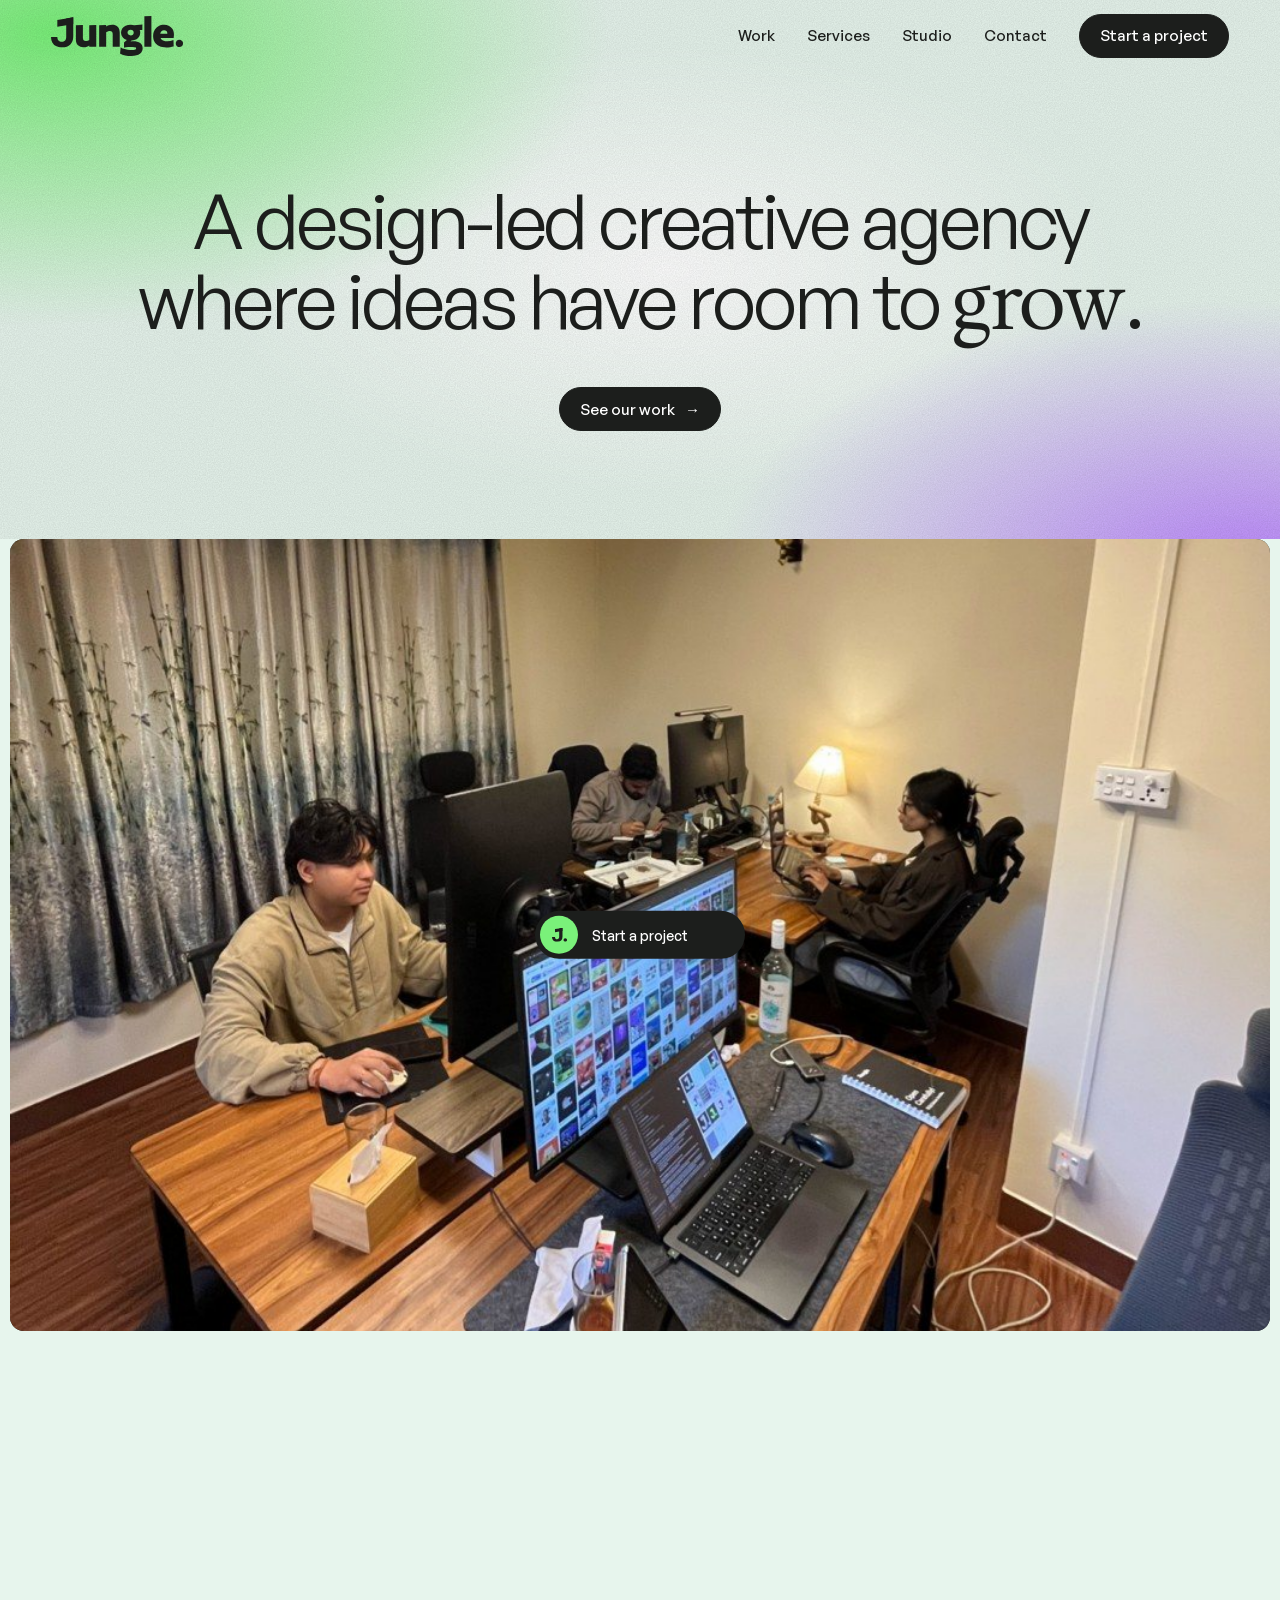
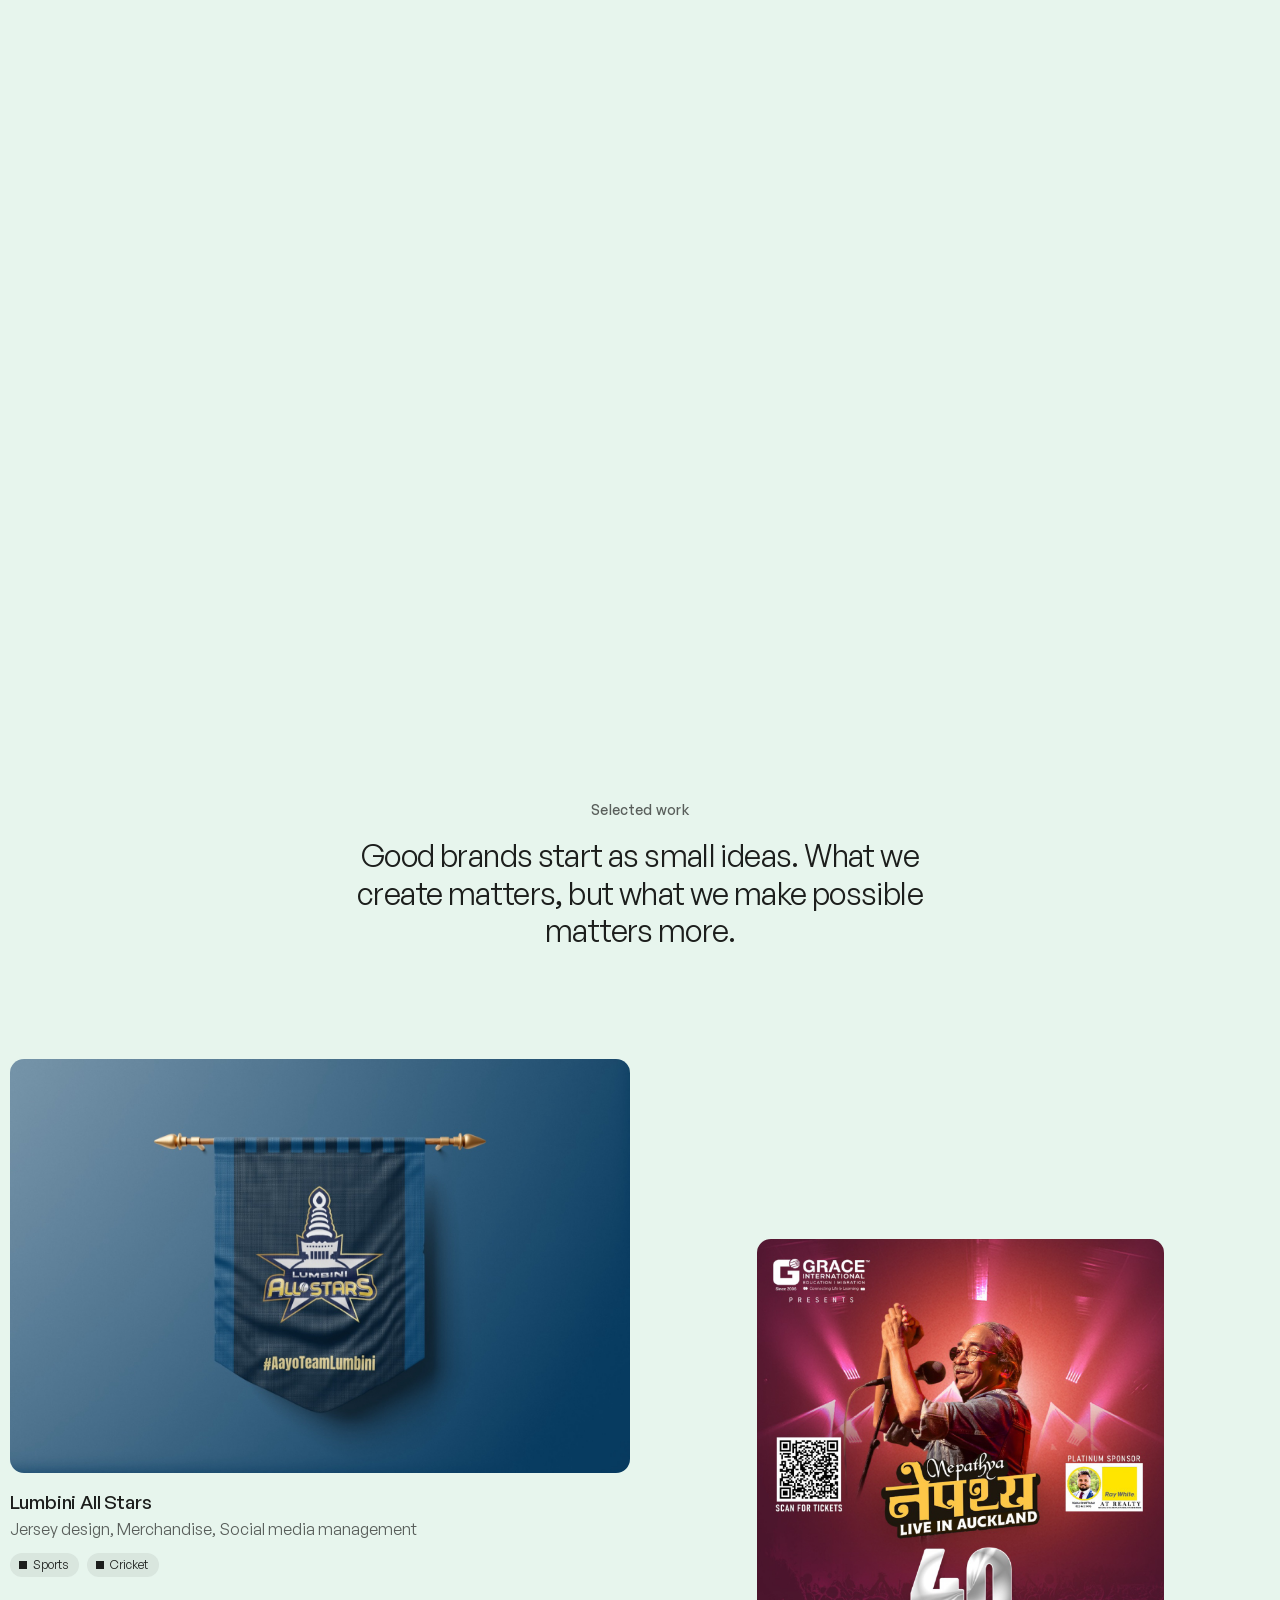
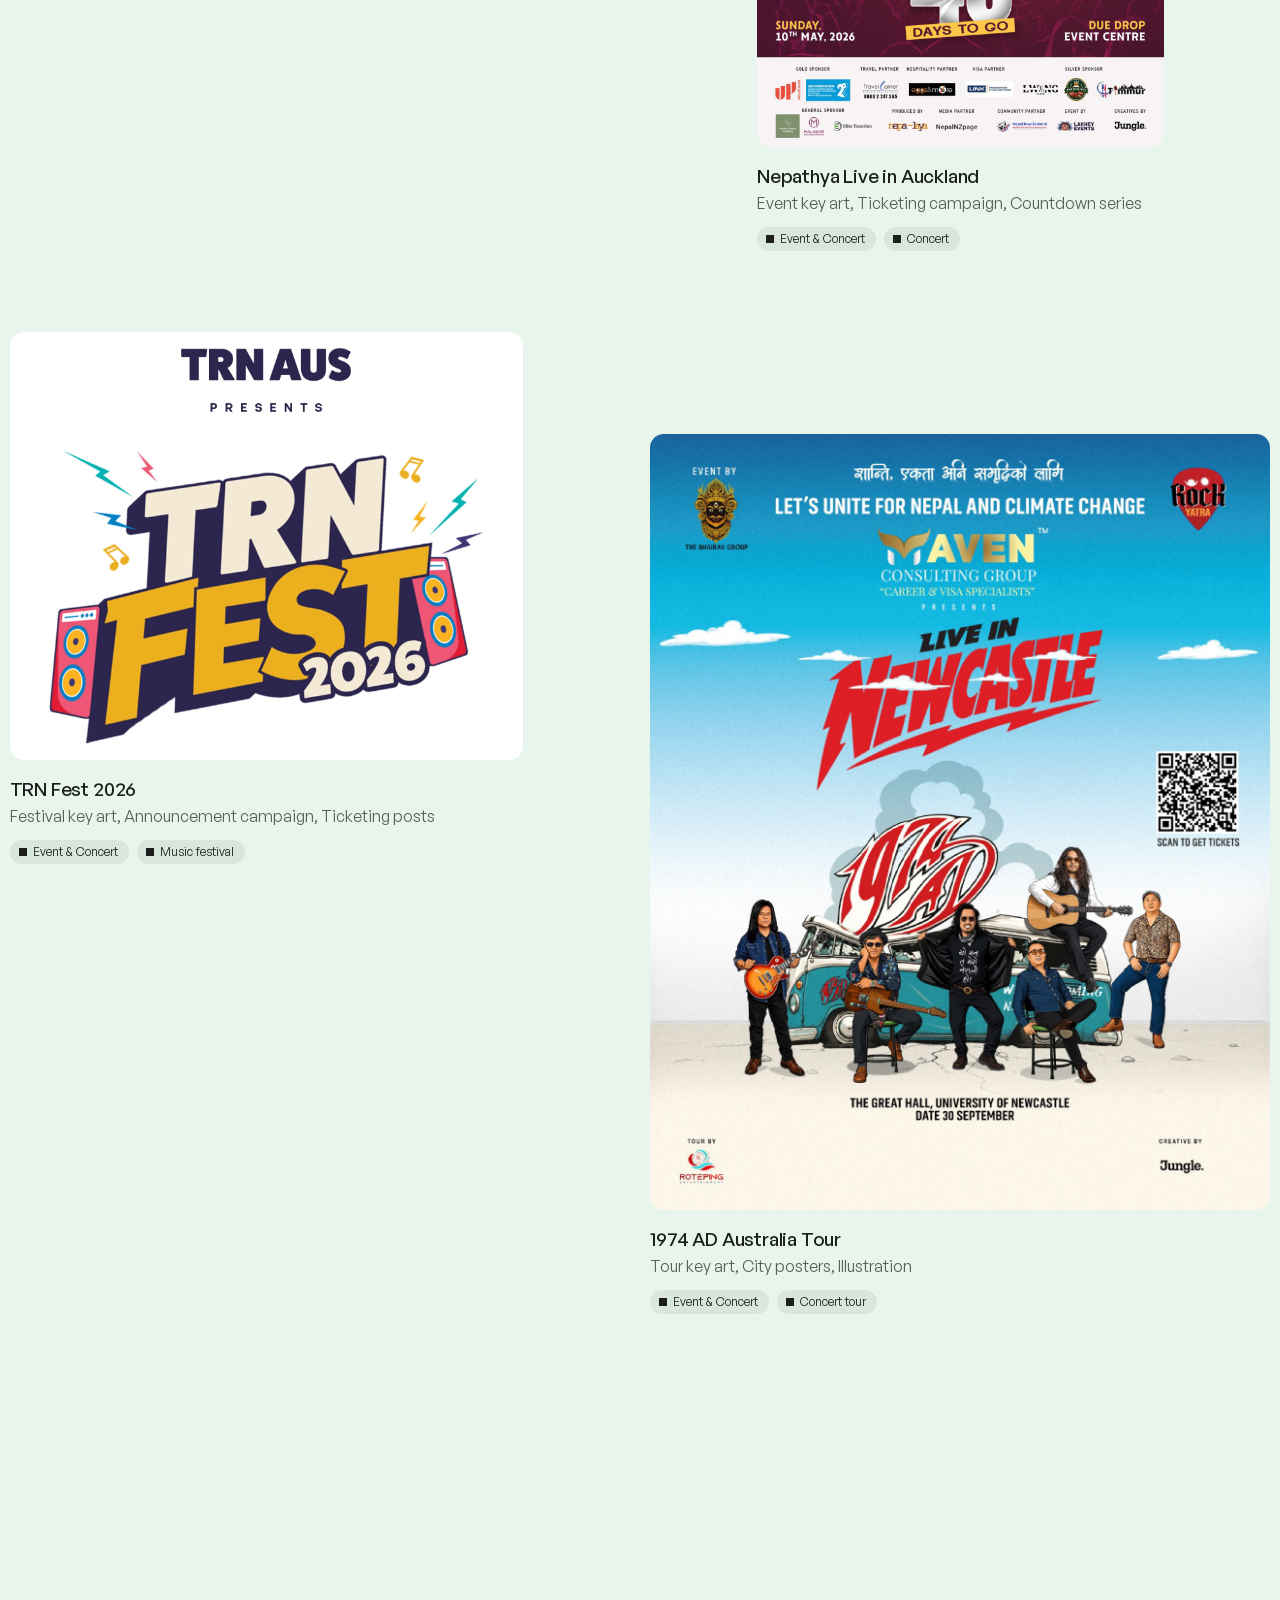
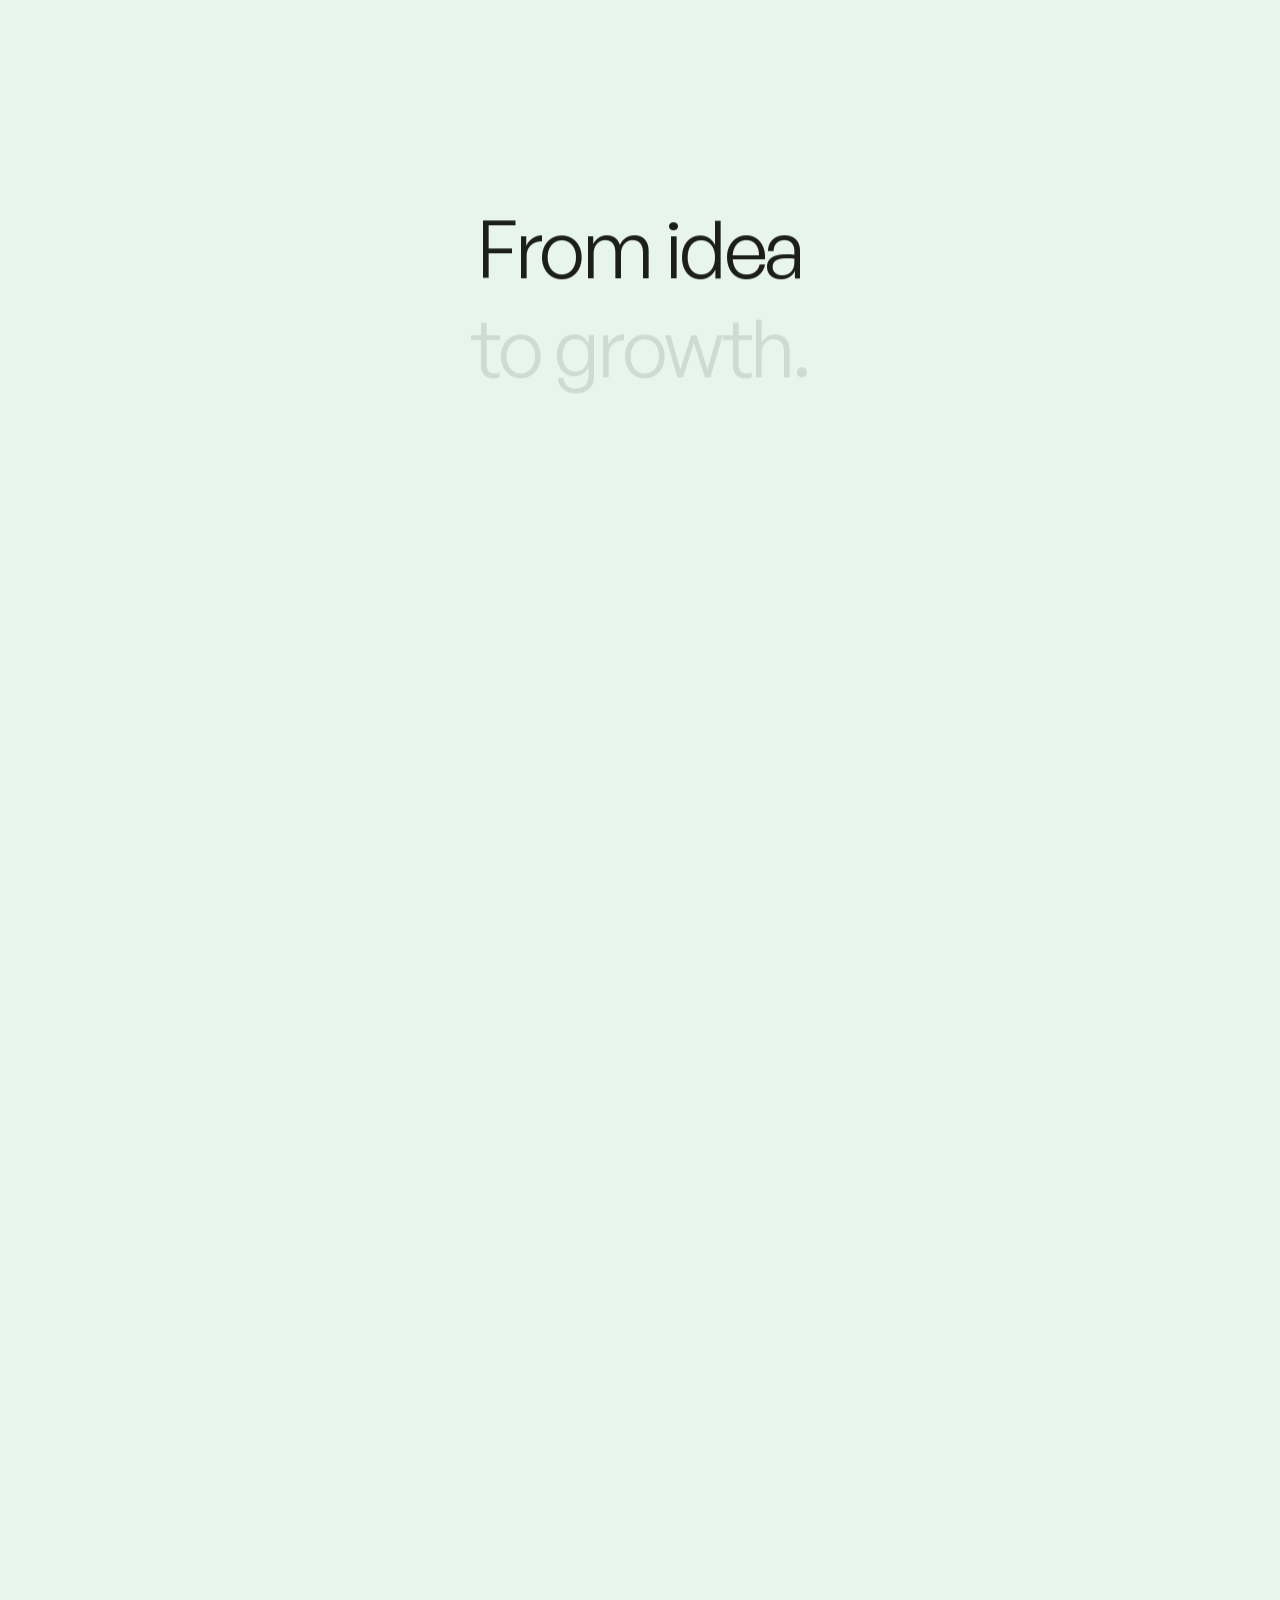
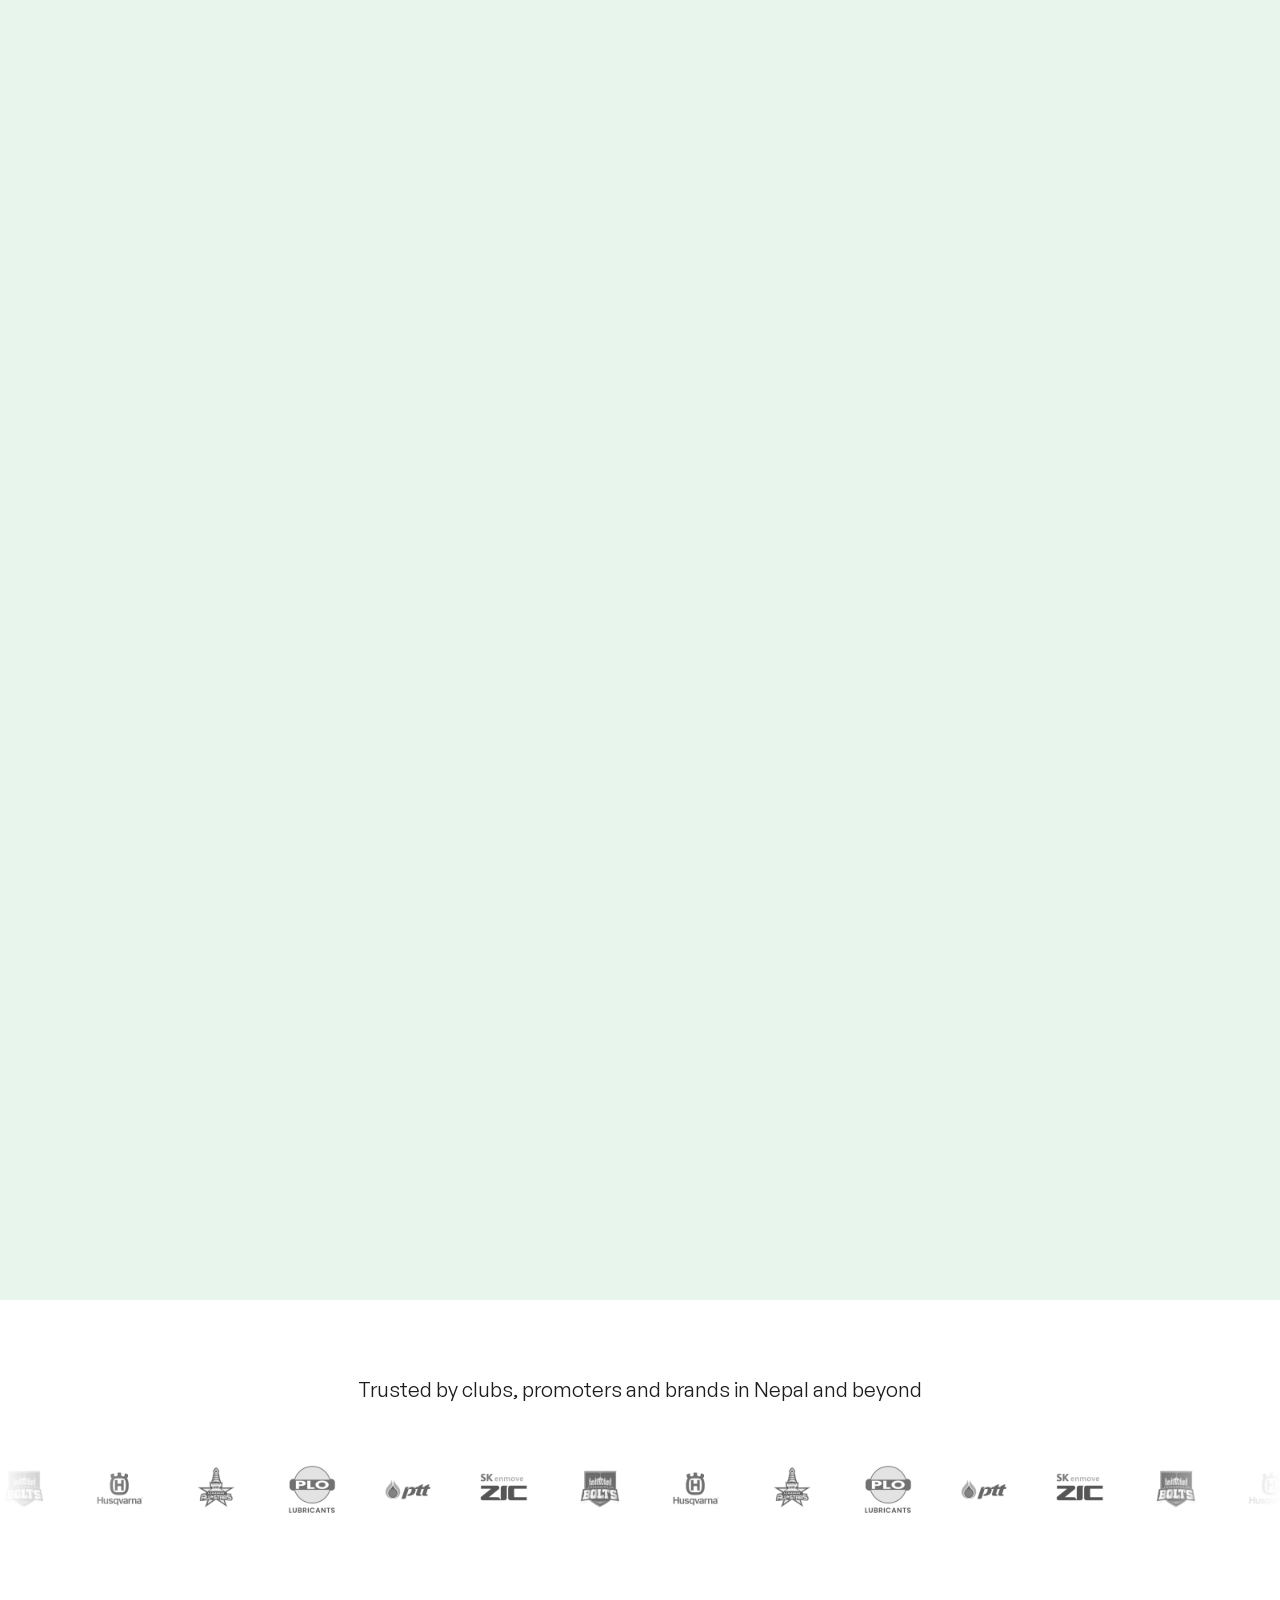
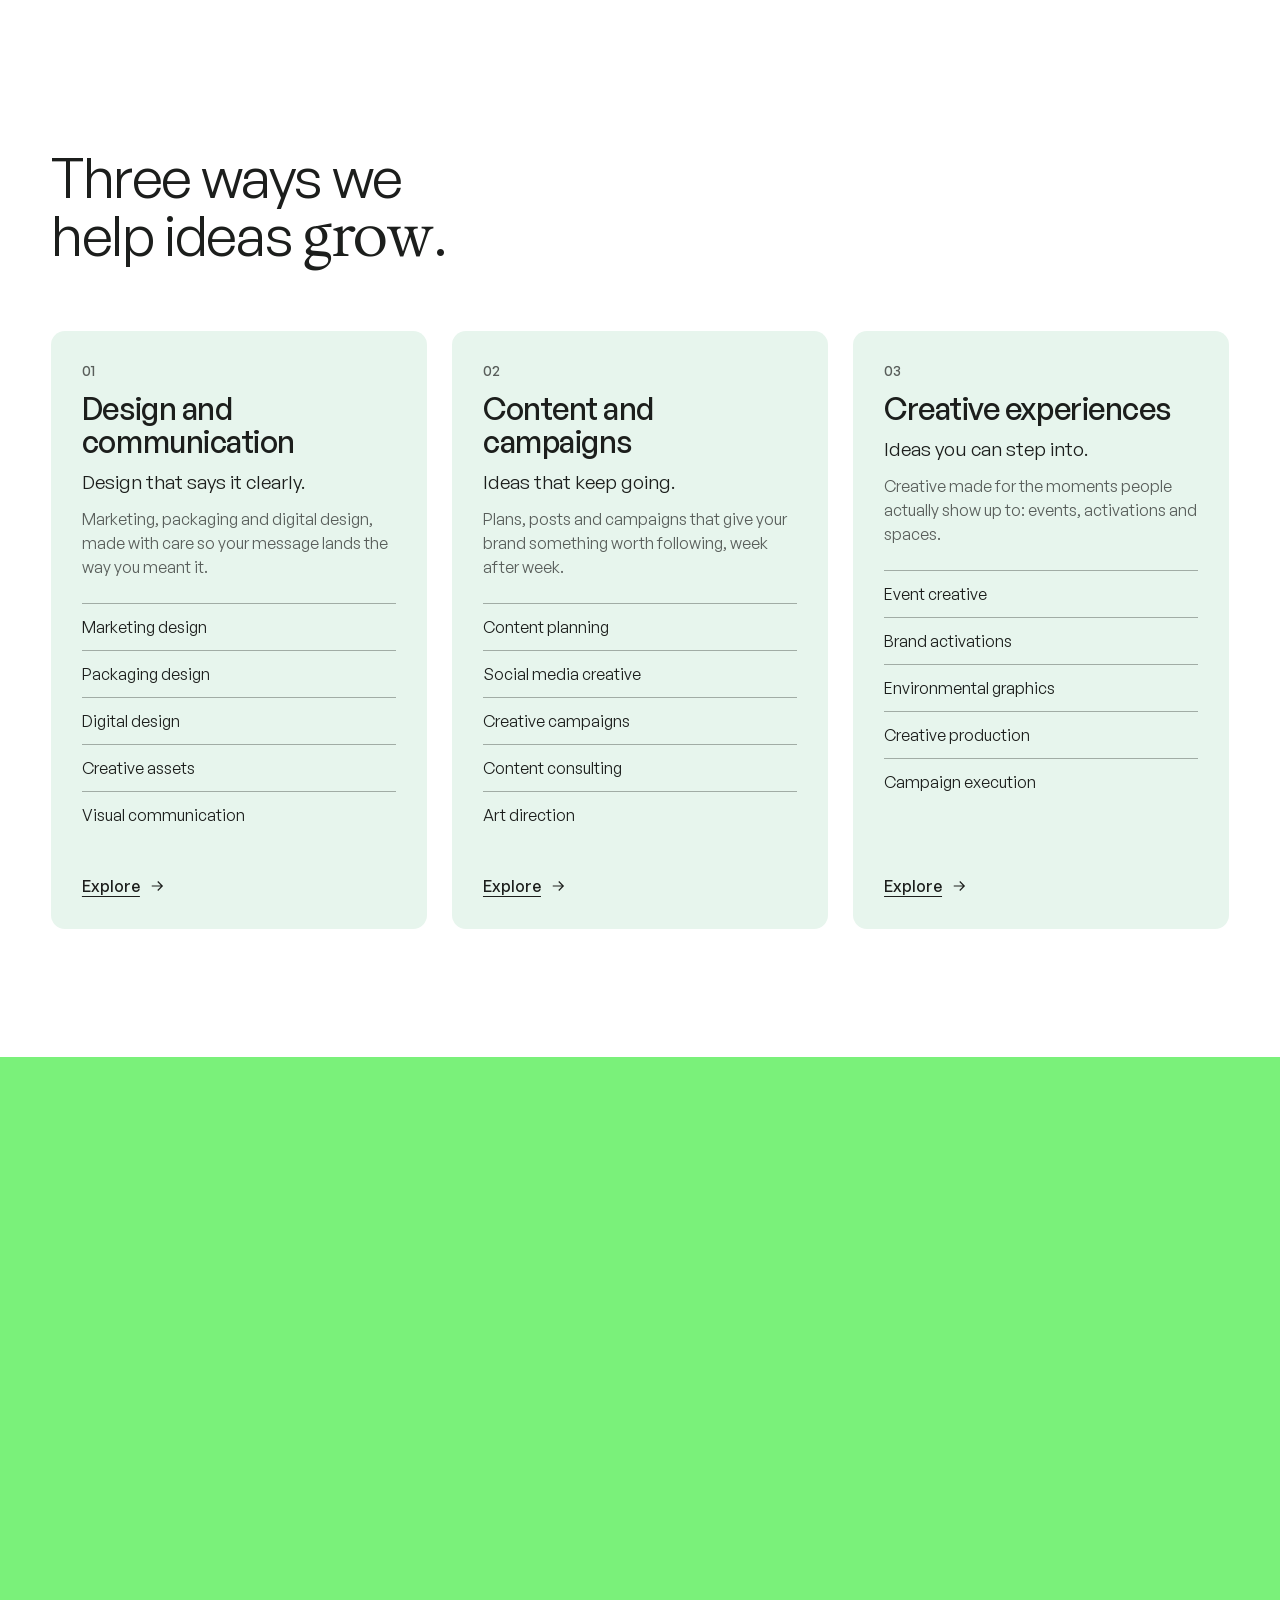
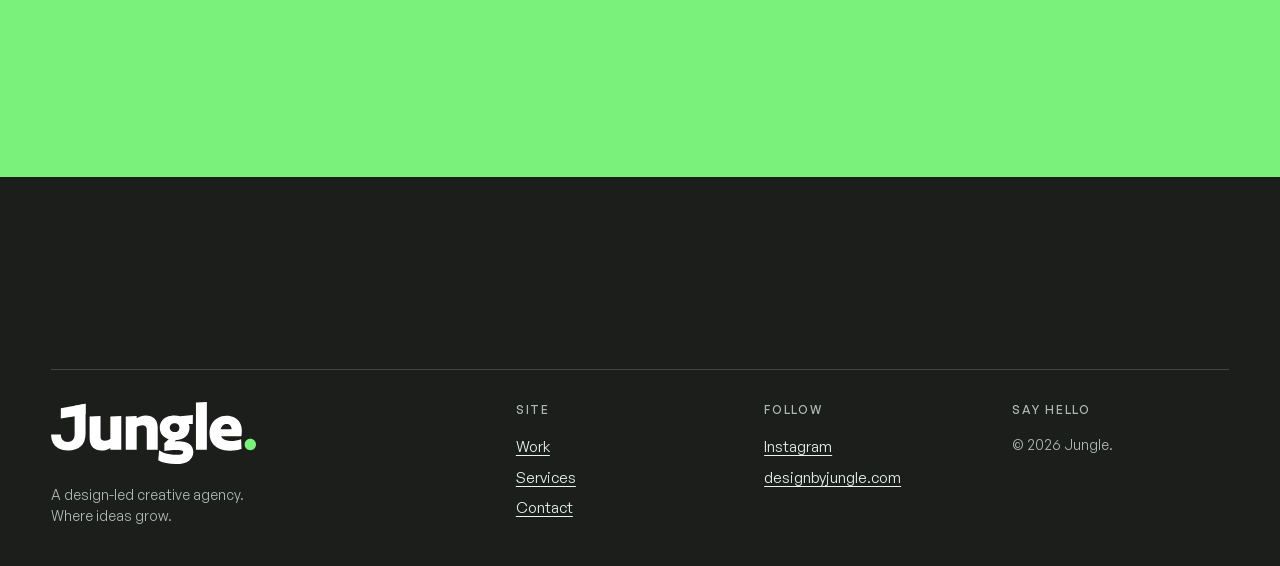
<file: index.html>
<!doctype html>
<html lang="en"><head><meta charset="utf-8"><meta name="viewport" content="width=device-width,initial-scale=1">
<meta name="theme-color" content="#E7F5ED">
<link rel="icon" href="assets/j-mark.svg">
<link rel="preload" href="assets/fonts/GeneralSans-Variable.woff2" as="font" type="font/woff2" crossorigin>
<link rel="stylesheet" href="assets/style.css?v=1795930000">
<title>Jungle. Your team’s creative team.</title>
<link rel="canonical" href="https://designbyjungle.com/">
<meta property="og:type" content="website">
<meta property="og:site_name" content="Jungle.">
<meta property="og:title" content="Jungle. Your team’s creative team.">
<meta property="og:description" content="Jungle is a design-led creative agency in Kathmandu. We turn ideas into meaningful experiences through thoughtful design and creative execution.">
<meta property="og:url" content="https://designbyjungle.com/">
<meta property="og:image" content="https://designbyjungle.com/assets/reel/poster.jpg">
<meta name="twitter:card" content="summary_large_image">
<script type="application/ld+json">{"@context": "https://schema.org", "@type": "Organization", "name": "Jungle", "url": "https://designbyjungle.com/", "logo": "https://designbyjungle.com/assets/j-mark.svg", "address": {"@type": "PostalAddress", "addressLocality": "Kathmandu", "addressCountry": "NP"}, "sameAs": ["https://instagram.com/jungledesigns"]}</script>
<meta name="description" content="Jungle is a design-led creative agency in Kathmandu. We turn ideas into meaningful experiences through thoughtful design and creative execution.">
<link rel="stylesheet" href="assets/home.css?v=1795930000"><script>(function(){try{var q=location.search;if(/[?&]preview=jungle\b/.test(q))localStorage.setItem('rv-skip','1');if(Date.now()<Date.parse('2026-11-30T13:26:00Z')&&!localStorage.getItem('rv-skip'))document.documentElement.classList.add('rv-lock');}catch(e){if(Date.now()<Date.parse('2026-11-30T13:26:00Z'))document.documentElement.classList.add('rv-lock');}})();</script>
<script>(function(){var p=location.pathname,m=p.match(/^(.*\/)(index|work|services|service|why|contact|project)\.html$/);if(m)history.replaceState(null,'',(m[2]==='index'?m[1]:m[1]+m[2])+location.search+location.hash);})();</script>
</head>
<body data-page="home">
<main>
  <!-- HERO (G08 Clearing, one Graphite button) -->
  <section class="hero zh-hero pad">
    <h1 class="x words">A design-led creative agency where ideas have room to <span class="hl">grow</span>.</h1>
    <div class="hero-ctas rise" style="--d:8"><a class="btn" href="/work">See our work <span aria-hidden="true">→</span></a></div>
  </section>

  <div class="zh-media" id="zhm"><img id="zhmi" src="assets/studio/photo.jpg" alt="The Jungle studio at work" width="1050" height="1400"></div>

  <!-- PINNED COLLAGE -->
  <section class="zh-pin" id="zhp" aria-label="Curious and playful">
    <div class="zh-stick">
      <div class="zh-word l" id="zwl">Curious</div>
      <div class="zh-word r" id="zwr"><span class="hl">Playful</span></div>
      <div class="zh-card" id="zc1" style="left:31vw;top:22vh;width:27vw;height:36vh;background:var(--mint)"><img src="assets/icon-ink.svg" alt="" style="position:absolute;left:8%;bottom:10%;width:26%;height:auto"></div>
      <div class="zh-card" id="zc2" style="left:50vw;top:38vh;width:19vw;height:42vh"><img src="assets/studio/photo.jpg" alt="" loading="lazy"></div>
      <div class="zh-card" id="zc3" style="left:58vw;top:20vh;width:14vw;height:26vh"><img src="assets/work/casa-gioia/06.jpg" alt="Casa Gioia cup" loading="lazy"></div>
      <div class="zh-card" id="zc4" style="left:40vw;top:56vh;width:10vw;height:19vh"><img src="assets/work/ghumgham/06.jpg" alt="Ghumgham cap" loading="lazy"></div>
    </div>
  </section>

  <!-- INTRO + WORK -->
  <section class="zh-intro">
    <p class="zh-eyebrow">Selected work</p>
    <p class="zh-big">Good brands start as small ideas. What we create matters, but what we make possible matters more.</p>
  </section>
  <section class="zh-work" id="zhw"></section>

  <!-- BAND -->
  <section class="zh-band" id="zhb" aria-label="From idea to growth">
    <div class="zh-stick">
      <h2><span id="zb1">From idea</span><span id="zb2">to growth.</span></h2>
      <div class="zh-card" id="zf1" style="left:0;top:14vh;width:24vw;height:34vh"><img src="assets/work/yak-and-yeti/05.jpg" alt="Yak &amp; Yeti street banner" loading="lazy"></div>
      <div class="zh-card" id="zf2" style="left:0;top:50vh;width:18vw;height:30vh"><img src="assets/work/nu-cosmetics/07.jpg" alt="nü campaign image" loading="lazy"></div>
      <div class="zh-card" id="zf3" style="left:0;top:22vh;width:20vw;height:40vh"><img src="assets/work/potela/07.jpg" alt="Potala Kitchen apron and cup" loading="lazy"></div>
      <div class="zh-card" id="zf4" style="left:0;top:58vh;width:15vw;height:24vh"><img src="assets/work/tsp/06.jpg" alt="The Second Plate A-board" loading="lazy"></div>
      <div class="zh-btxt" id="zbt"><p>Branding, packaging, web, social media and events. We take an idea from the first question to the final detail.</p><a class="btn" href="/why?p=our-approach">Our approach <span aria-hidden="true">→</span></a></div>
    </div>
  </section>

  <!-- CLIENTS -->
  <section class="inv clients-strip" aria-labelledby="cl-h">
    <p class="cl-h" id="cl-h">Trusted by clubs, promoters and brands in Nepal and beyond</p>
    <div class="logos"><div class="logo-track" id="logos"></div></div>
  </section>

  <!-- SERVICES -->
  <section class="inv pad sec" id="services" aria-labelledby="svc-h">
    <h2 class="x reveal" id="svc-h">Three ways we help ideas <span class="hl">grow</span>.</h2>
    <div class="areas" id="areas"></div>
  </section>

  <!-- CLOSE -->
  <section class="zh-close on-green" id="zhc">
    <h2 class="x reveal">Got an idea that<br>needs <span class="hl">room</span>?</h2>
    <div class="zh-cta"><a class="btn reveal" href="/contact">Start a project <span aria-hidden="true">→</span></a></div>
  </section>
</main>
<a class="zh-fcta" id="zfc" href="/contact" aria-label="Start a project"><span class="a"><img src="assets/icon-ink.svg" alt=""></span><span class="t">Start a project</span><span class="m" aria-hidden="true">→</span></a>

<script src="assets/notes.js?v=1795930000"></script><script src="assets/data.js?v=1795930000"></script><script src="assets/work/manifest.js?v=1795930000"></script><script src="assets/site.js?v=1795930000"></script><script src="assets/home-scroll.js?v=1795930000"></script></body></html>
</file>
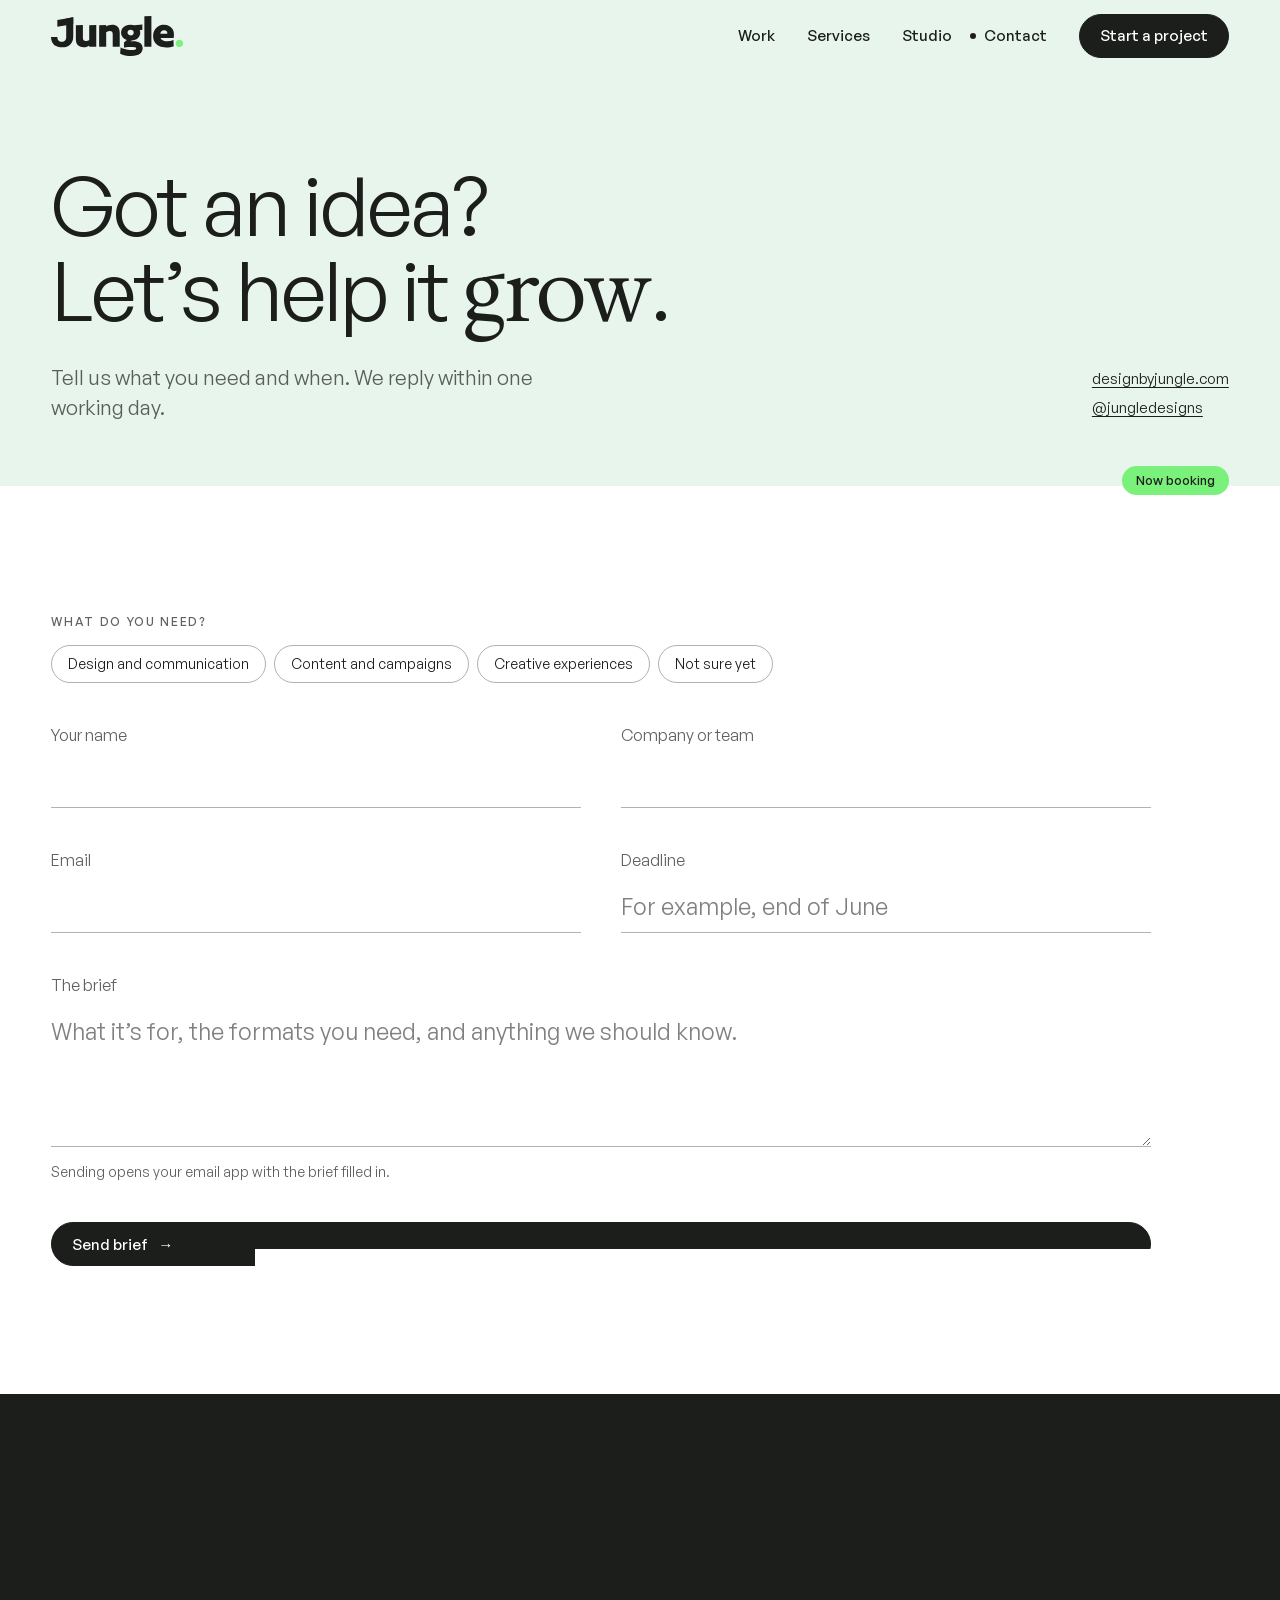
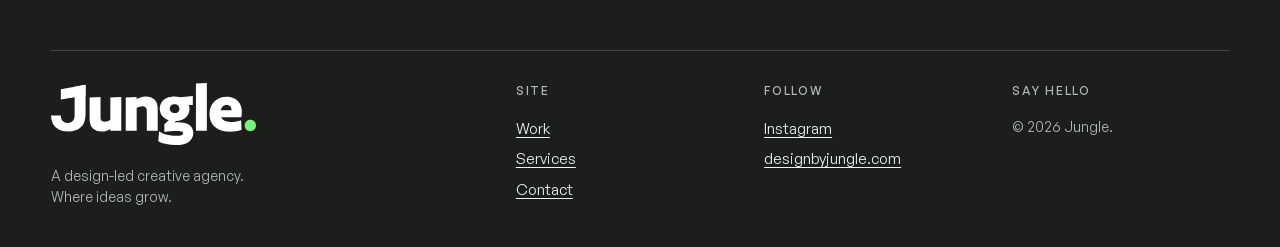
<file: contact.html>
<!doctype html>
<html lang="en"><head><meta charset="utf-8"><meta name="viewport" content="width=device-width,initial-scale=1">
<meta name="theme-color" content="#E7F5ED">
<link rel="icon" href="assets/j-mark.svg">
<link rel="preload" href="assets/fonts/GeneralSans-Variable.woff2" as="font" type="font/woff2" crossorigin>
<link rel="stylesheet" href="assets/style.css?v=1795930000">
<title>Contact | Jungle.</title>
<link rel="canonical" href="https://designbyjungle.com/contact">
<meta property="og:type" content="website">
<meta property="og:site_name" content="Jungle.">
<meta property="og:title" content="Contact | Jungle.">
<meta property="og:description" content="Jungle is a design-led creative agency in Kathmandu. We turn ideas into meaningful experiences through thoughtful design and creative execution.">
<meta property="og:url" content="https://designbyjungle.com/contact">
<meta property="og:image" content="https://designbyjungle.com/assets/reel/poster.jpg">
<meta name="twitter:card" content="summary_large_image">
<meta name="description" content="Jungle is a design-led creative agency in Kathmandu. We turn ideas into meaningful experiences through thoughtful design and creative execution.">
<script>(function(){try{var q=location.search;if(/[?&]preview=jungle\b/.test(q))localStorage.setItem('rv-skip','1');if(Date.now()<Date.parse('2026-11-30T13:26:00Z')&&!localStorage.getItem('rv-skip'))document.documentElement.classList.add('rv-lock');}catch(e){if(Date.now()<Date.parse('2026-11-30T13:26:00Z'))document.documentElement.classList.add('rv-lock');}})();</script>
<script>(function(){var p=location.pathname,m=p.match(/^(.*\/)(index|work|services|service|why|contact|project)\.html$/);if(m)history.replaceState(null,'',(m[2]==='index'?m[1]:m[1]+m[2])+location.search+location.hash);})();</script>
</head>
<body data-page="contact">
<header class="ph">
  <h1 class="x words">Got an idea? Let’s help it <span class="hl">grow</span>.</h1>
  <div class="intro">
    <p class="lead">Tell us what you need and when. We reply within one working day.</p>
    <div style="font-size:15px;line-height:1.9"><a href="https://designbyjungle.com">designbyjungle.com</a><br><a href="https://instagram.com/jungledesigns">@jungledesigns</a></div>
  </div>
</header>
<section class="inv pad sec" style="position:relative">
  <span class="sticker" style="right:var(--gut);top:-20px">Now booking</span>
  <form id="brief" novalidate>
    <fieldset class="field" style="border:0"><legend class="label" style="margin-bottom:14px;color:var(--fg2)">What do you need?</legend>
      <div class="chips">
        <label class="chip"><input type="checkbox" name="Need" value="Design and communication">Design and communication</label>
        <label class="chip"><input type="checkbox" name="Need" value="Content and campaigns">Content and campaigns</label>
        <label class="chip"><input type="checkbox" name="Need" value="Creative experiences">Creative experiences</label>
        <label class="chip"><input type="checkbox" name="Need" value="Not sure yet">Not sure yet</label>
      </div></fieldset>
    <div class="two">
      <div class="field"><label for="f-name">Your name</label><input id="f-name" name="Name" autocomplete="name" required></div>
      <div class="field"><label for="f-co">Company or team</label><input id="f-co" name="Company" autocomplete="organization"></div>
    </div>
    <div class="two">
      <div class="field"><label for="f-mail">Email</label><input id="f-mail" type="email" name="Email" autocomplete="email" required><small class="err" id="f-err" role="alert" hidden>Add your name and a valid email so we can reply.</small></div>
      <div class="field"><label for="f-date">Deadline</label><input id="f-date" name="Deadline" placeholder="For example, end of June"></div>
    </div>
    <div class="field"><label for="f-brief">The brief</label><textarea id="f-brief" name="Brief" placeholder="What it’s for, the formats you need, and anything we should know."></textarea><small>Sending opens your email app with the brief filled in.</small></div>
    <button class="btn" type="submit">Send brief <span aria-hidden="true">→</span></button>
  </form>
</section>
<script src="assets/notes.js?v=1795930000"></script><script src="assets/data.js?v=1795930000"></script><script src="assets/work/manifest.js?v=1795930000"></script><script src="assets/site.js?v=1795930000"></script></body></html>
</file>
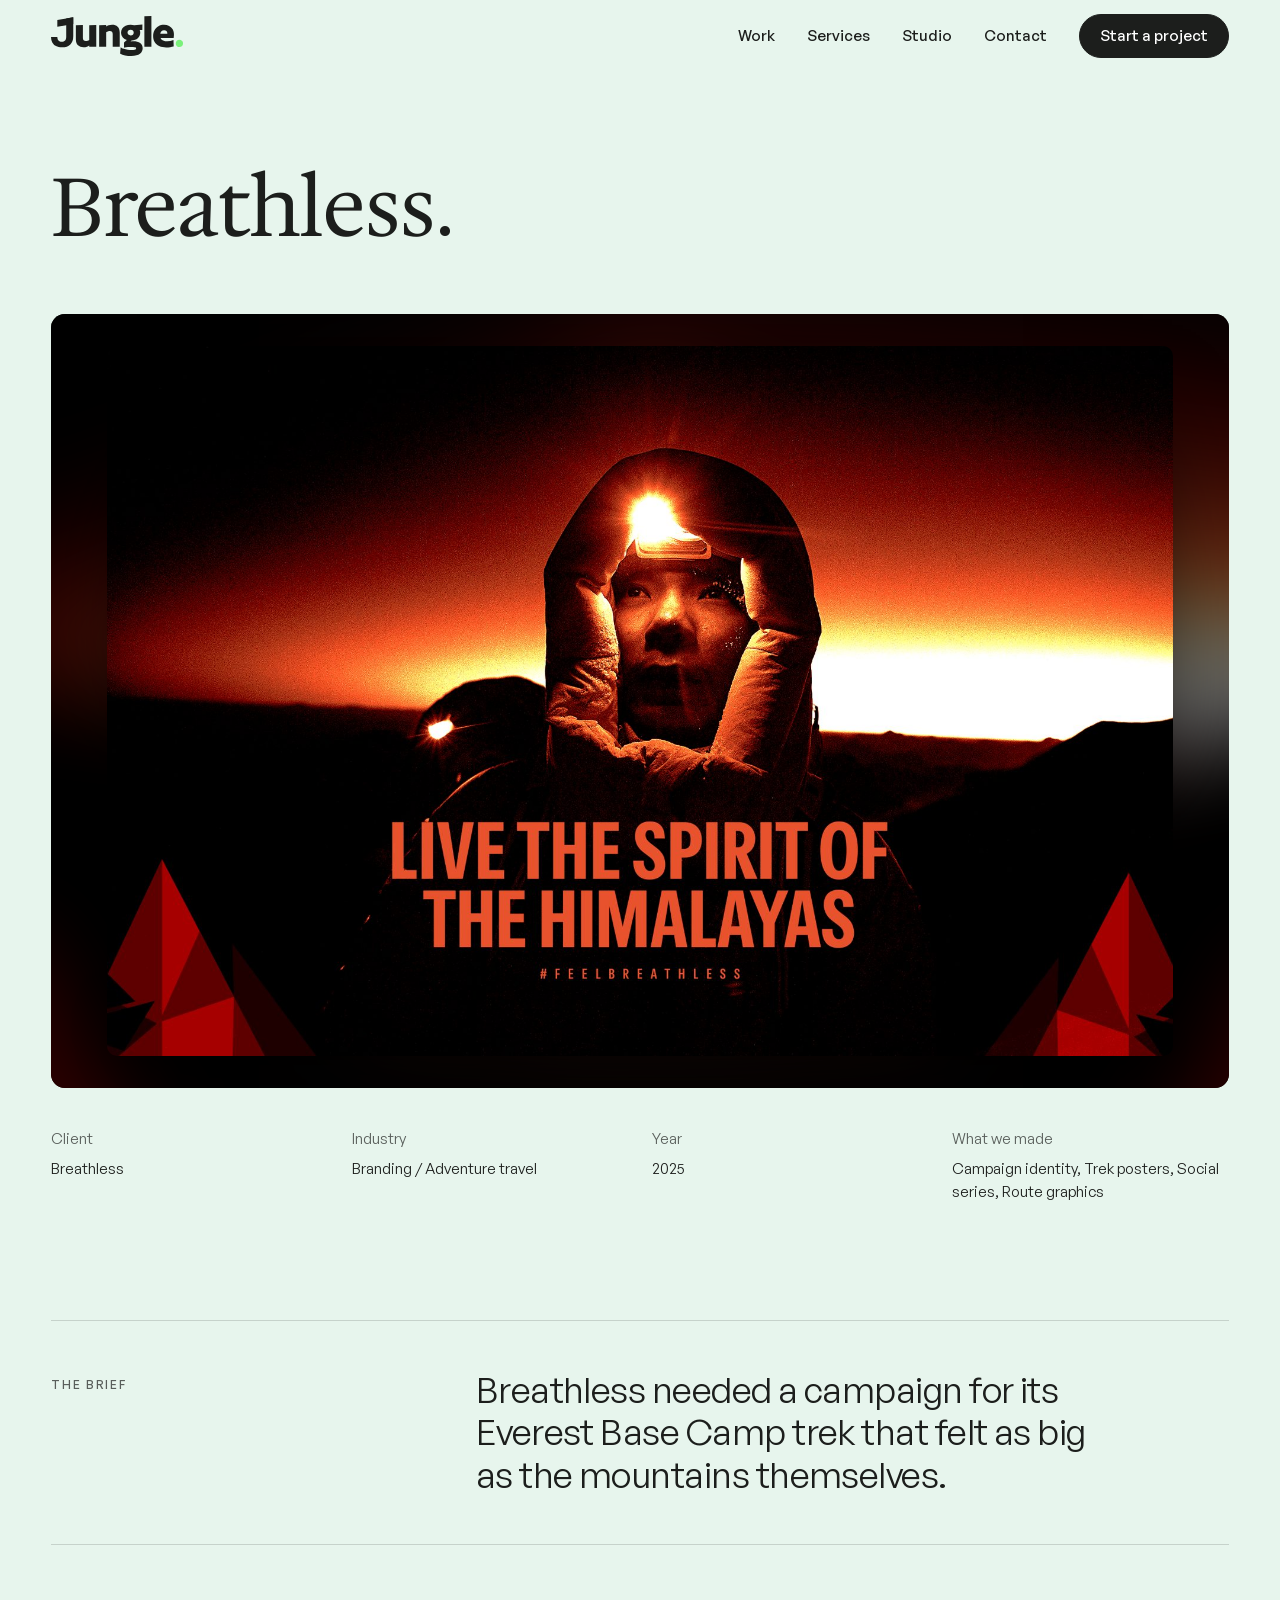
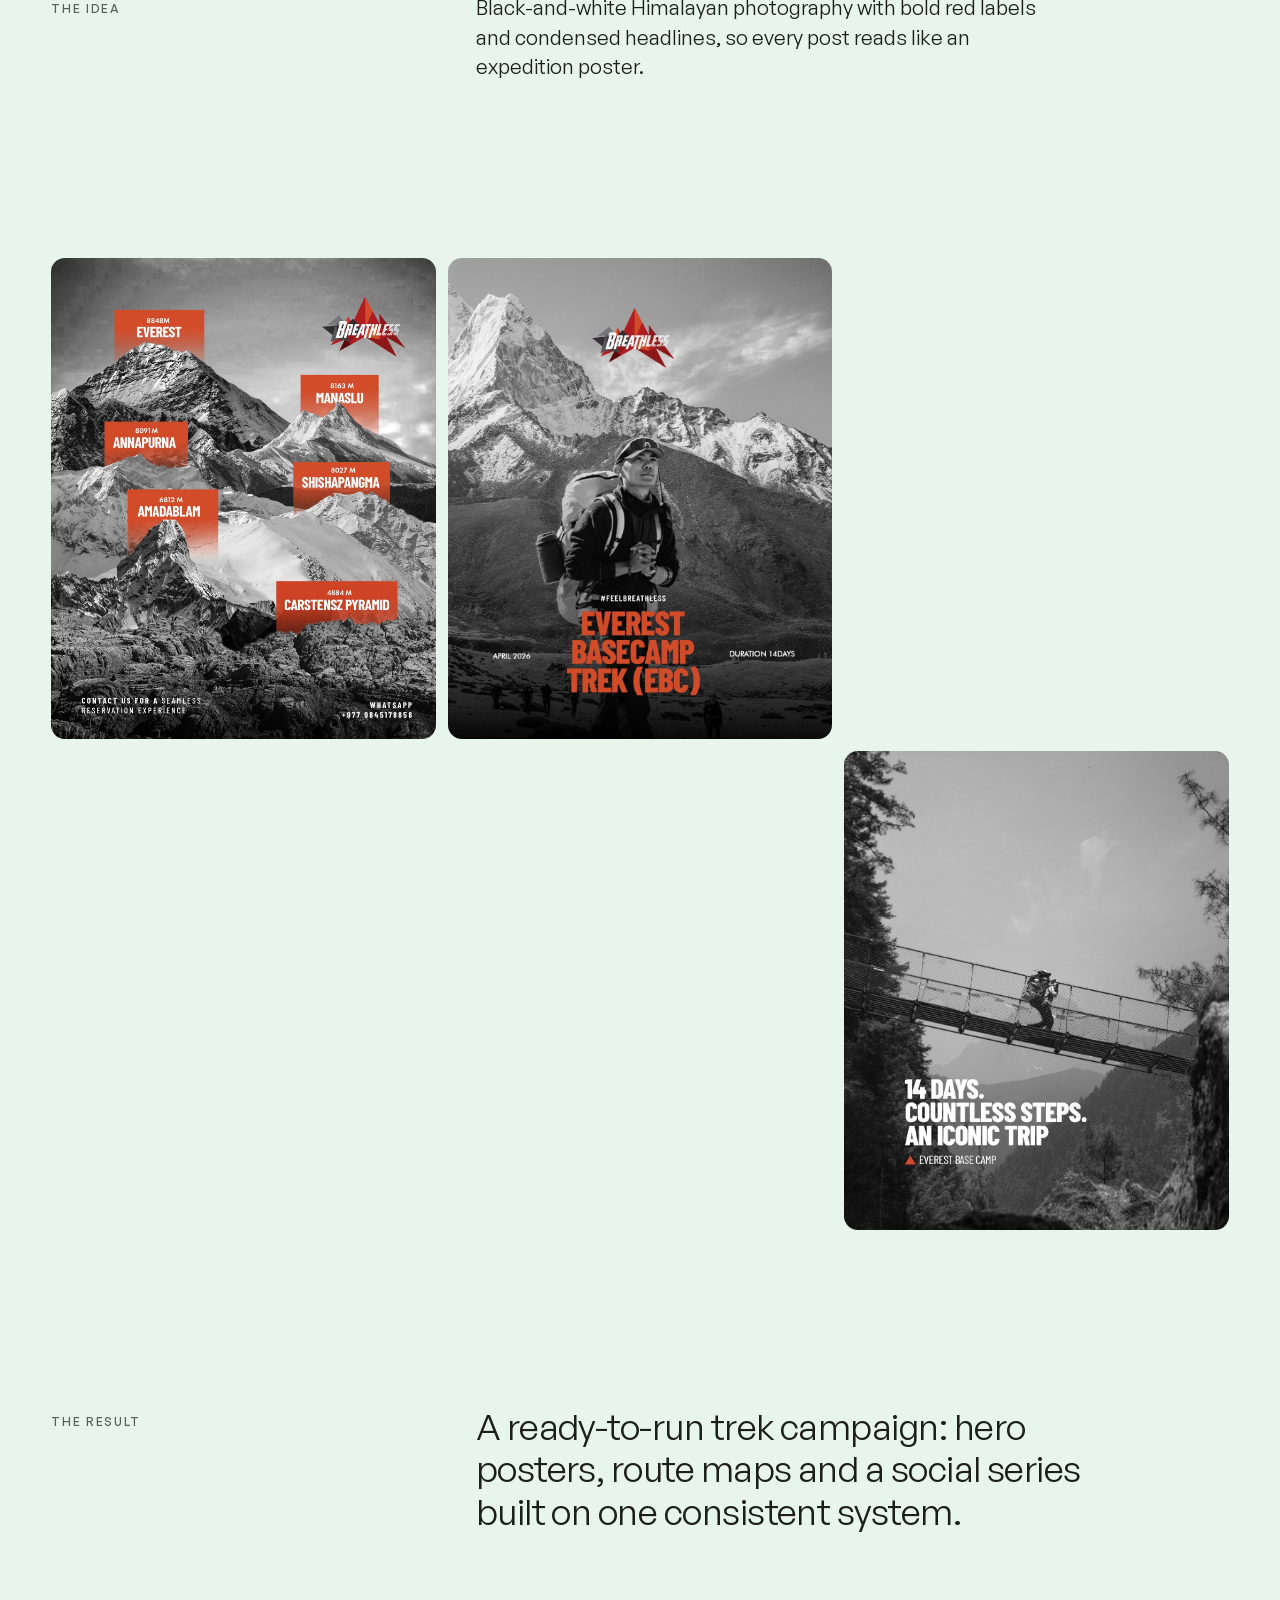
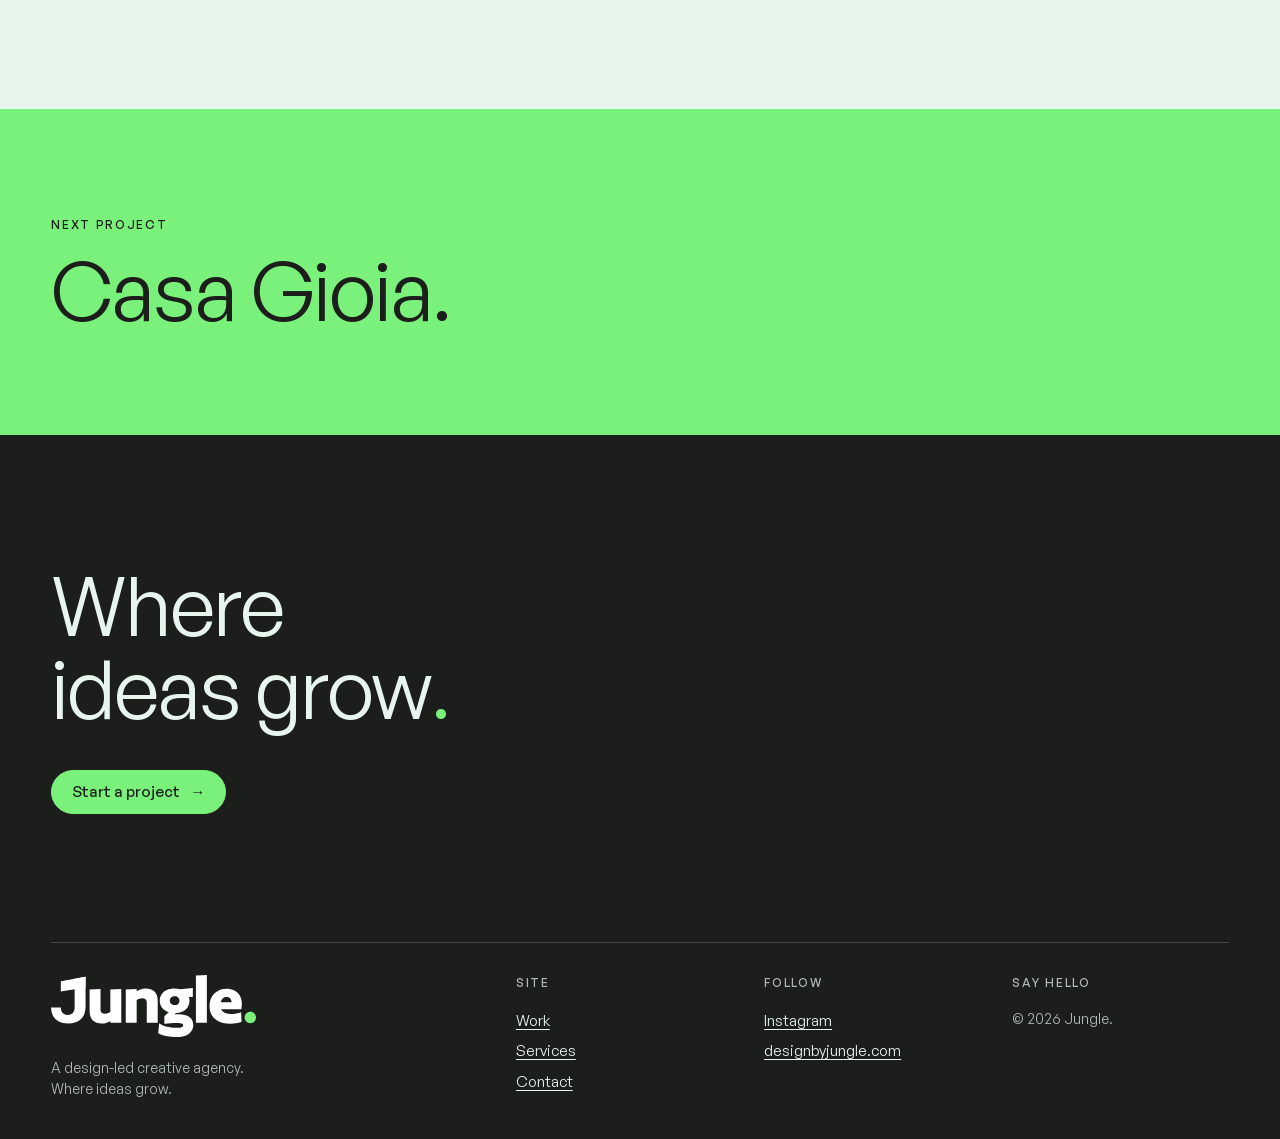
<file: project.html>
<!doctype html>
<html lang="en"><head><meta charset="utf-8"><meta name="viewport" content="width=device-width,initial-scale=1">
<meta name="theme-color" content="#E7F5ED">
<link rel="icon" href="assets/j-mark.svg">
<link rel="preload" href="assets/fonts/GeneralSans-Variable.woff2" as="font" type="font/woff2" crossorigin>
<link rel="stylesheet" href="assets/style.css?v=1795930000">
<title>Project | Jungle.</title>
<meta property="og:type" content="website">
<meta property="og:site_name" content="Jungle.">
<meta property="og:title" content="Project | Jungle.">
<meta property="og:description" content="Jungle is a design-led creative agency in Kathmandu. We turn ideas into meaningful experiences through thoughtful design and creative execution.">
<meta property="og:url" content="https://designbyjungle.com/project">
<meta property="og:image" content="https://designbyjungle.com/assets/reel/poster.jpg">
<meta name="twitter:card" content="summary_large_image">
<meta name="description" content="Jungle is a design-led creative agency in Kathmandu. We turn ideas into meaningful experiences through thoughtful design and creative execution.">
<script>(function(){try{var q=location.search;if(/[?&]preview=jungle\b/.test(q))localStorage.setItem('rv-skip','1');if(Date.now()<Date.parse('2026-11-30T13:26:00Z')&&!localStorage.getItem('rv-skip'))document.documentElement.classList.add('rv-lock');}catch(e){if(Date.now()<Date.parse('2026-11-30T13:26:00Z'))document.documentElement.classList.add('rv-lock');}})();</script>
<script>(function(){var p=location.pathname,m=p.match(/^(.*\/)(index|work|services|service|why|contact|project)\.html$/);if(m)history.replaceState(null,'',(m[2]==='index'?m[1]:m[1]+m[2])+location.search+location.hash);})();</script>
</head>
<body data-page="project">
<main id="cs"></main>
<script src="assets/notes.js?v=1795930000"></script><script src="assets/data.js?v=1795930000"></script><script src="assets/work/manifest.js?v=1795930000"></script><script src="assets/site.js?v=1795930000"></script></body></html>
</file>
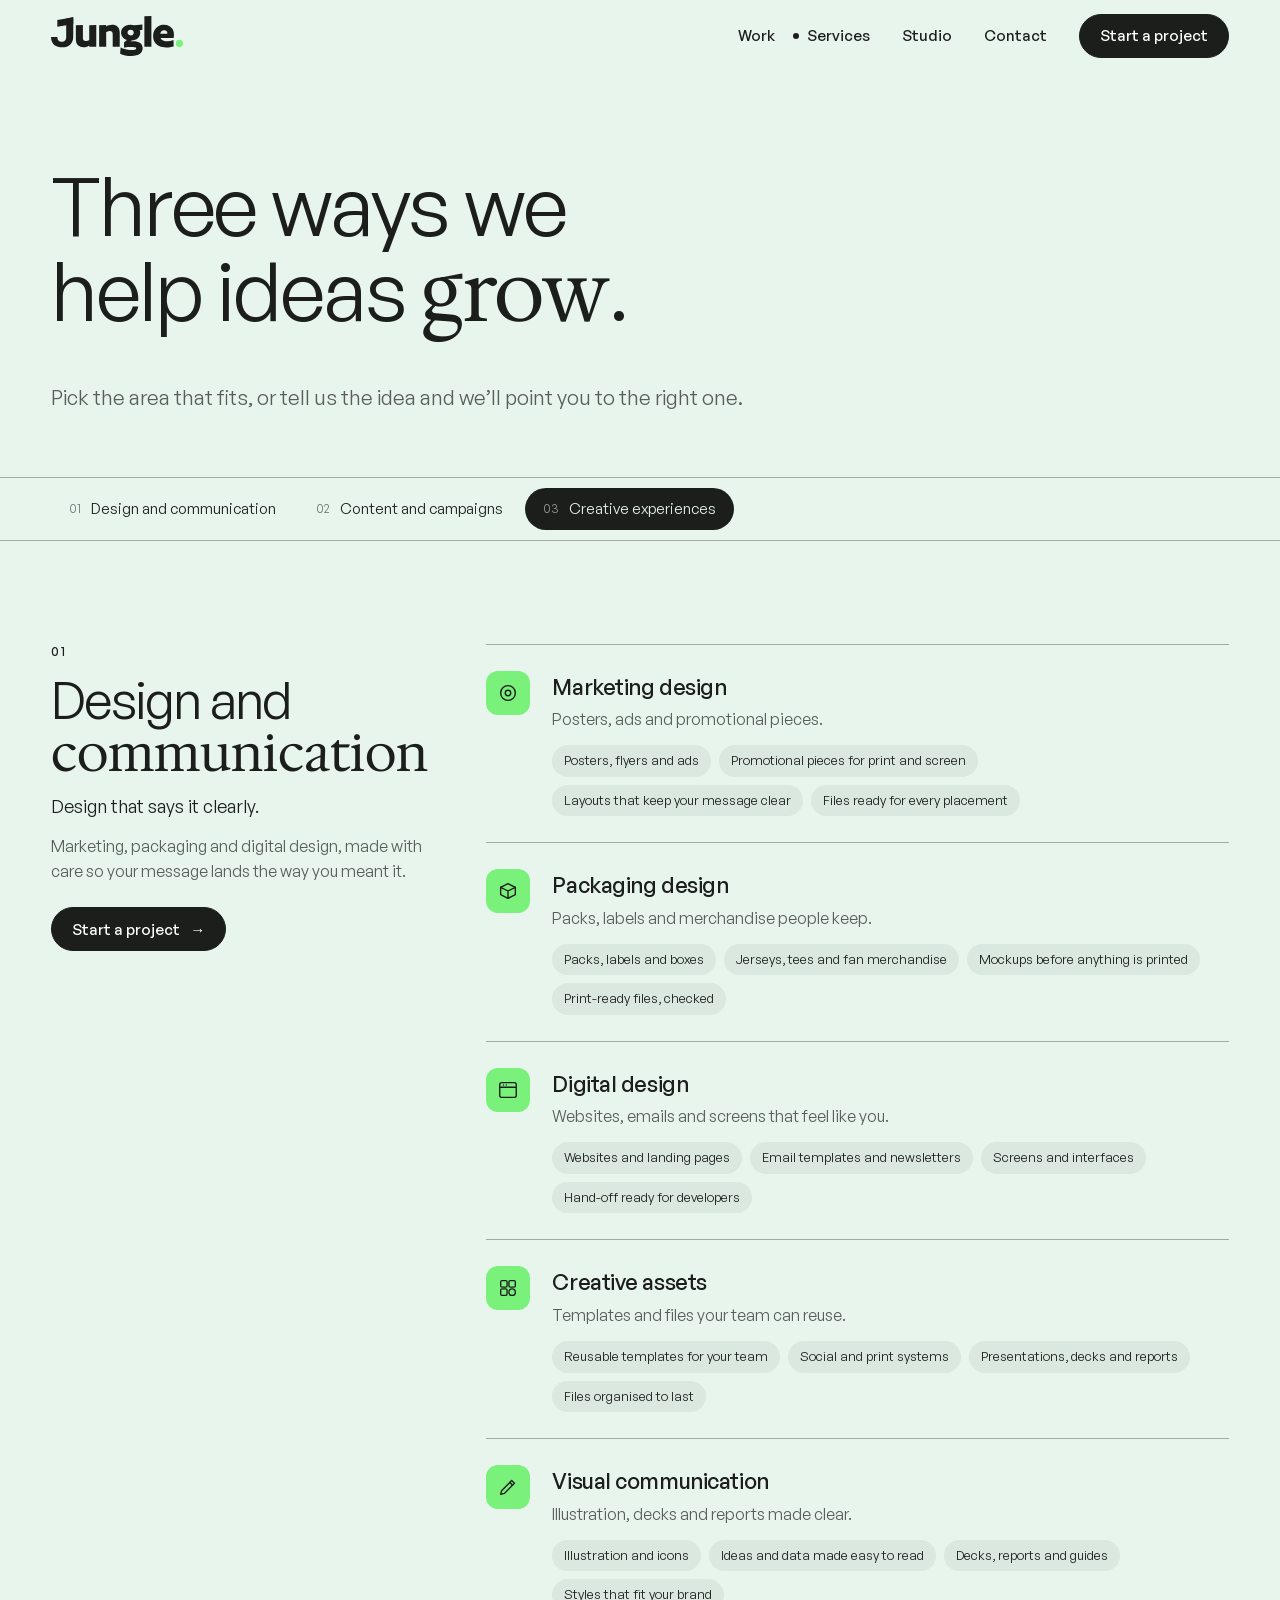
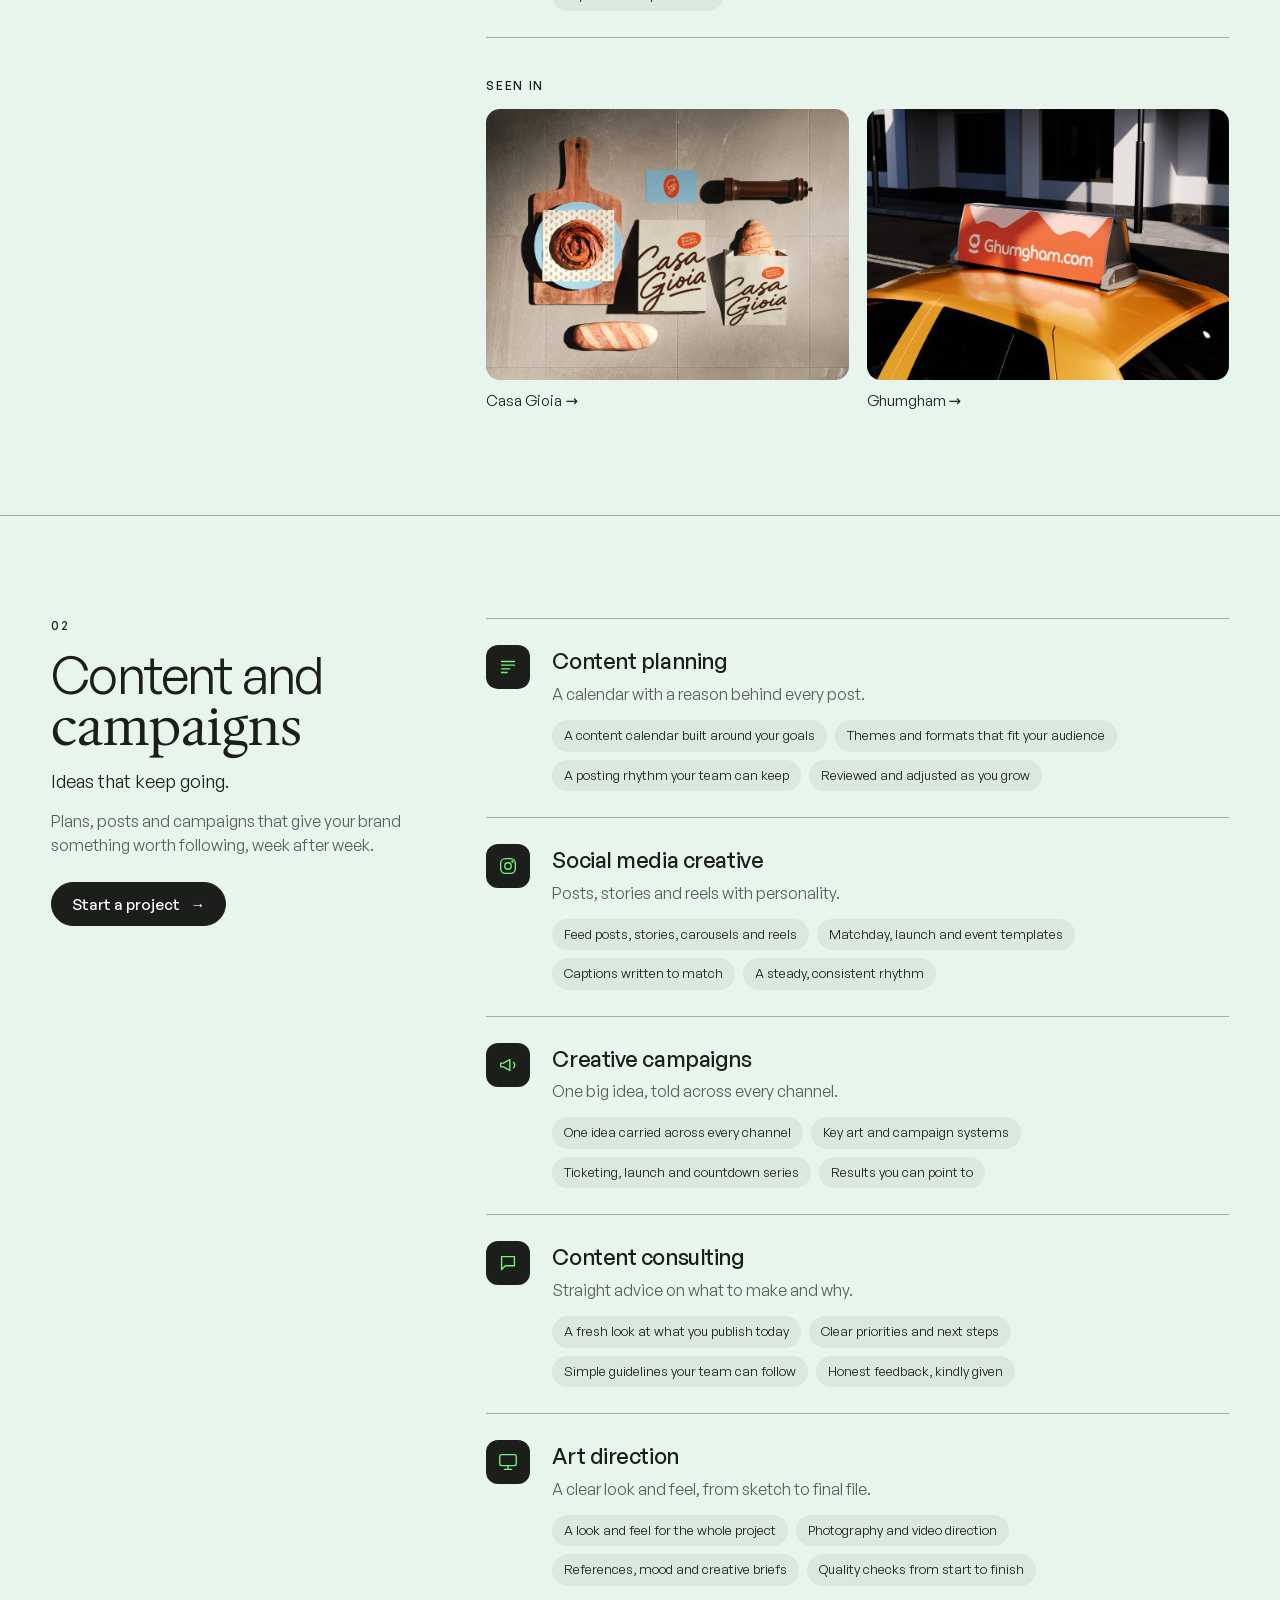
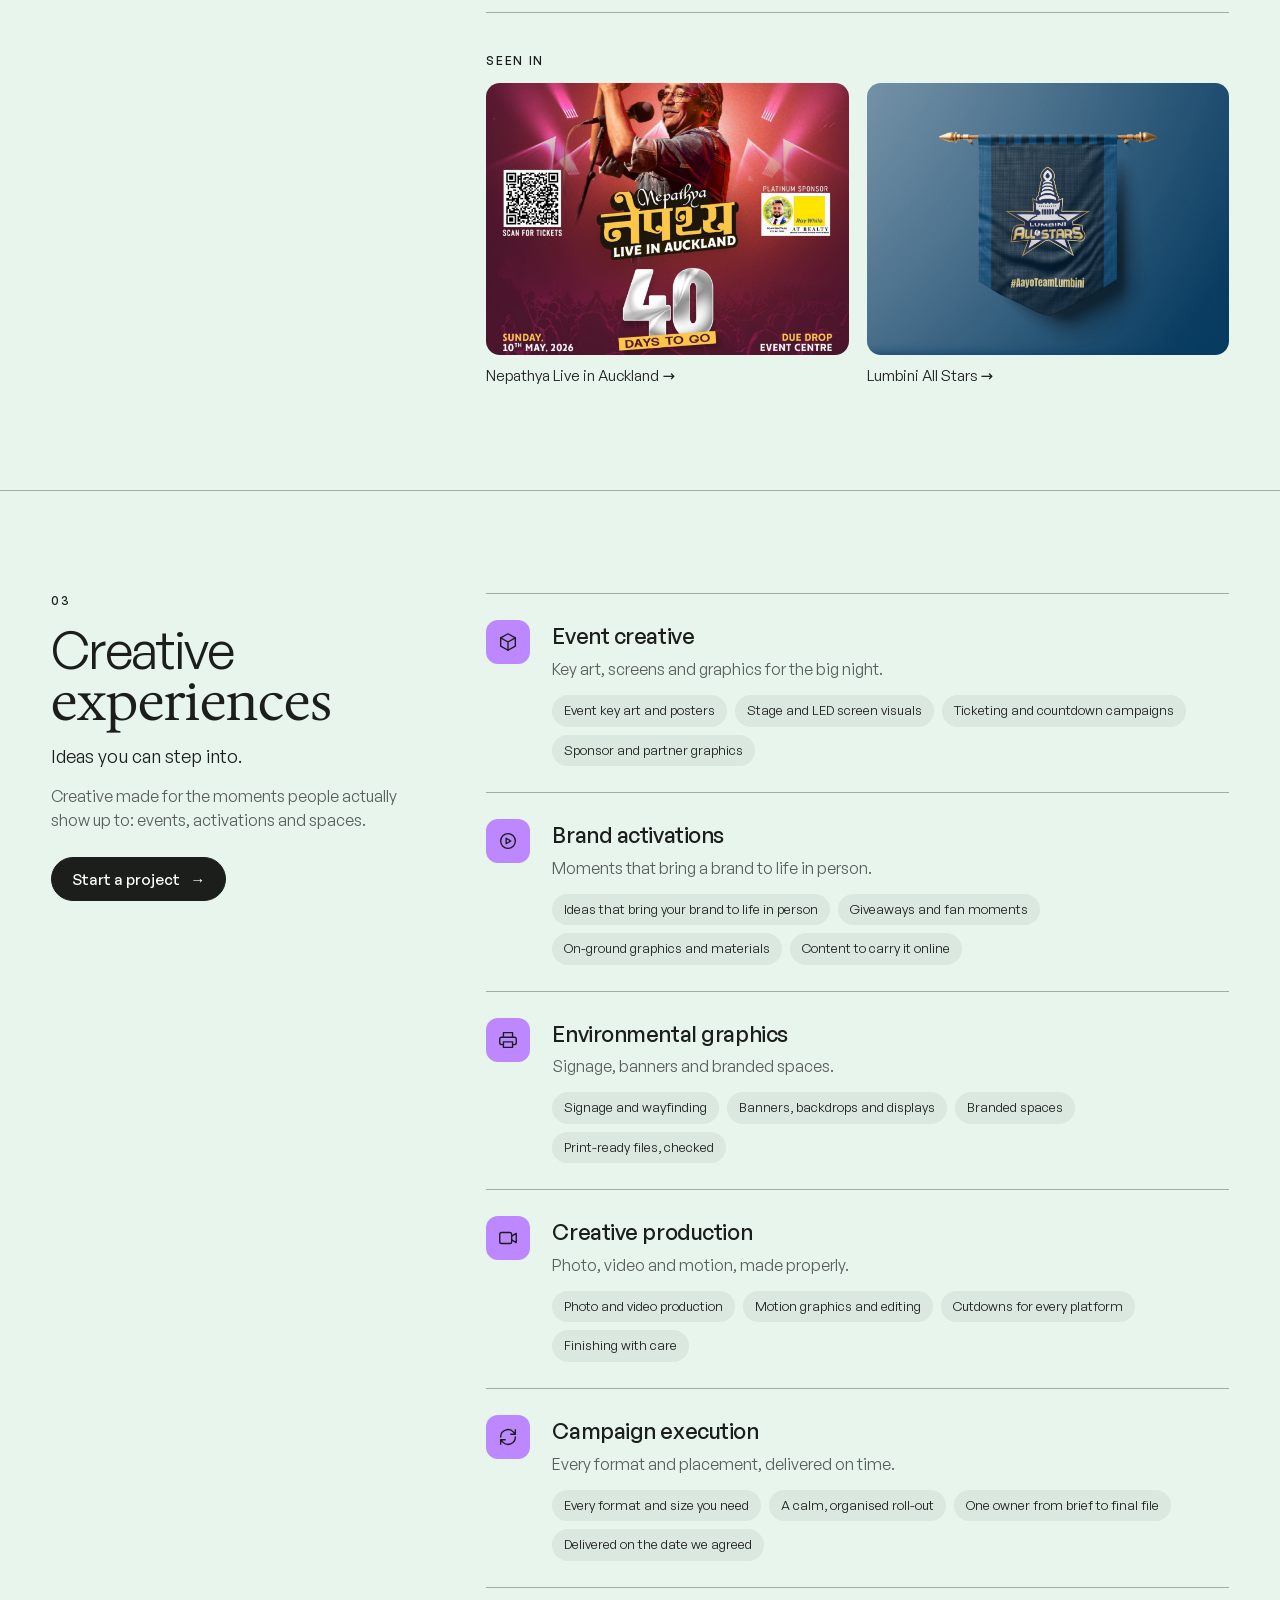
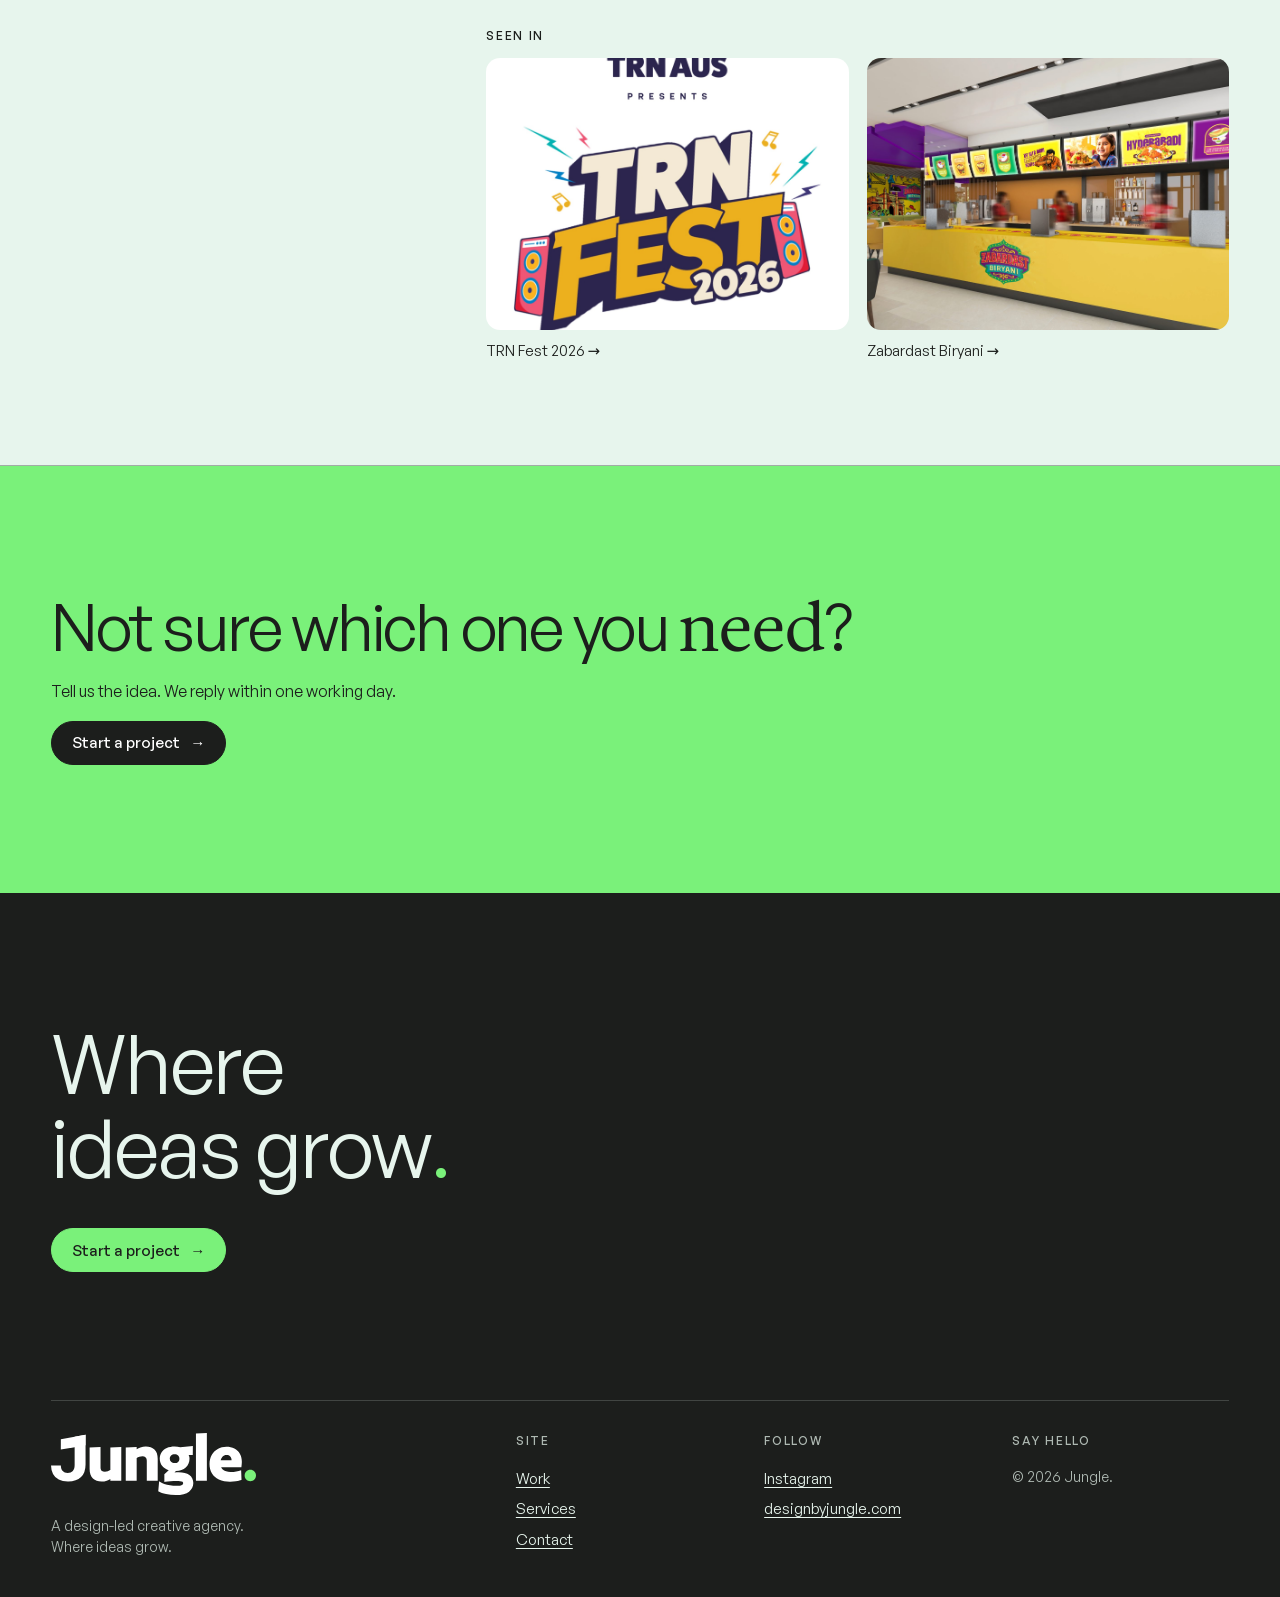
<file: services.html>
<!doctype html>
<html lang="en"><head><meta charset="utf-8"><meta name="viewport" content="width=device-width,initial-scale=1">
<meta name="theme-color" content="#E7F5ED">
<link rel="icon" href="assets/j-mark.svg">
<link rel="preload" href="assets/fonts/GeneralSans-Variable.woff2" as="font" type="font/woff2" crossorigin>
<link rel="stylesheet" href="assets/style.css?v=1795930000">
<link rel="stylesheet" href="assets/home.css?v=1795930000">
<title>Services | Jungle.</title>
<link rel="canonical" href="https://designbyjungle.com/services">
<meta property="og:type" content="website">
<meta property="og:site_name" content="Jungle.">
<meta property="og:title" content="Services | Jungle.">
<meta property="og:description" content="Jungle is a design-led creative agency in Kathmandu. We turn ideas into meaningful experiences through thoughtful design and creative execution.">
<meta property="og:url" content="https://designbyjungle.com/services">
<meta property="og:image" content="https://designbyjungle.com/assets/reel/poster.jpg">
<meta name="twitter:card" content="summary_large_image">
<meta name="description" content="Jungle is a design-led creative agency in Kathmandu. We turn ideas into meaningful experiences through thoughtful design and creative execution.">
<script>(function(){try{var q=location.search;if(/[?&]preview=jungle\b/.test(q))localStorage.setItem('rv-skip','1');if(Date.now()<Date.parse('2026-11-30T13:26:00Z')&&!localStorage.getItem('rv-skip'))document.documentElement.classList.add('rv-lock');}catch(e){if(Date.now()<Date.parse('2026-11-30T13:26:00Z'))document.documentElement.classList.add('rv-lock');}})();</script>
<script>(function(){var p=location.pathname,m=p.match(/^(.*\/)(index|work|services|service|why|contact|project)\.html$/);if(m)history.replaceState(null,'',(m[2]==='index'?m[1]:m[1]+m[2])+location.search+location.hash);})();</script>
</head>
<body data-page="services">
<main id="main">
<header class="ph sx-hero">
  <h1 class="x words">Three ways we help ideas <span class="hl">grow</span>.</h1>
  <p class="lead">Pick the area that fits, or tell us the idea and we’ll point you to the right one.</p>
</header>
<div class="sx-bar" id="sxbar"></div>
<div id="sx"></div>
<section class="on-green pad sec sx-end"><h2>Not sure which one you <span class="hl">need</span>?</h2><p>Tell us the idea. We reply within one working day.</p><p><a class="btn" href="/contact">Start a project <span aria-hidden="true">→</span></a></p></section>
</main>
<script src="assets/notes.js?v=1795930000"></script><script src="assets/data.js?v=1795930000"></script><script src="assets/work/manifest.js?v=1795930000"></script><script src="assets/site.js?v=1795930000"></script></body></html>
</file>
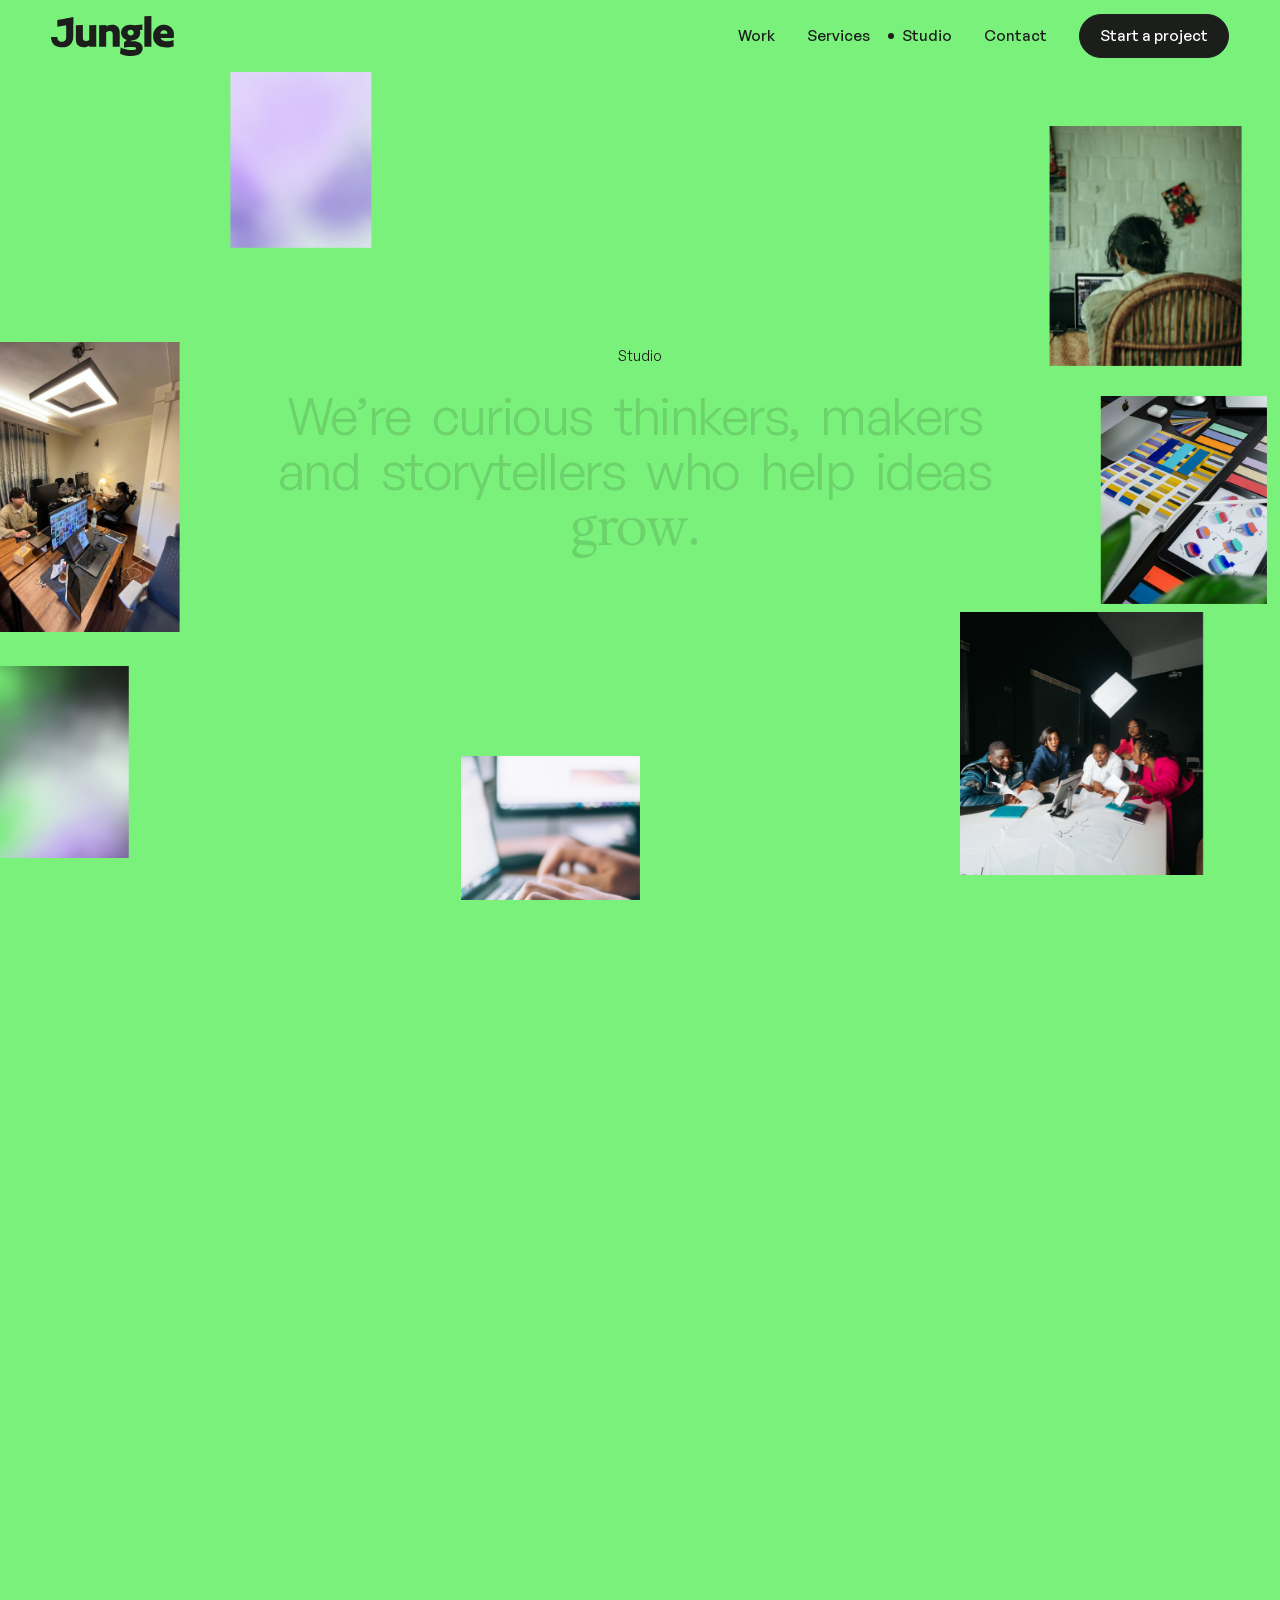
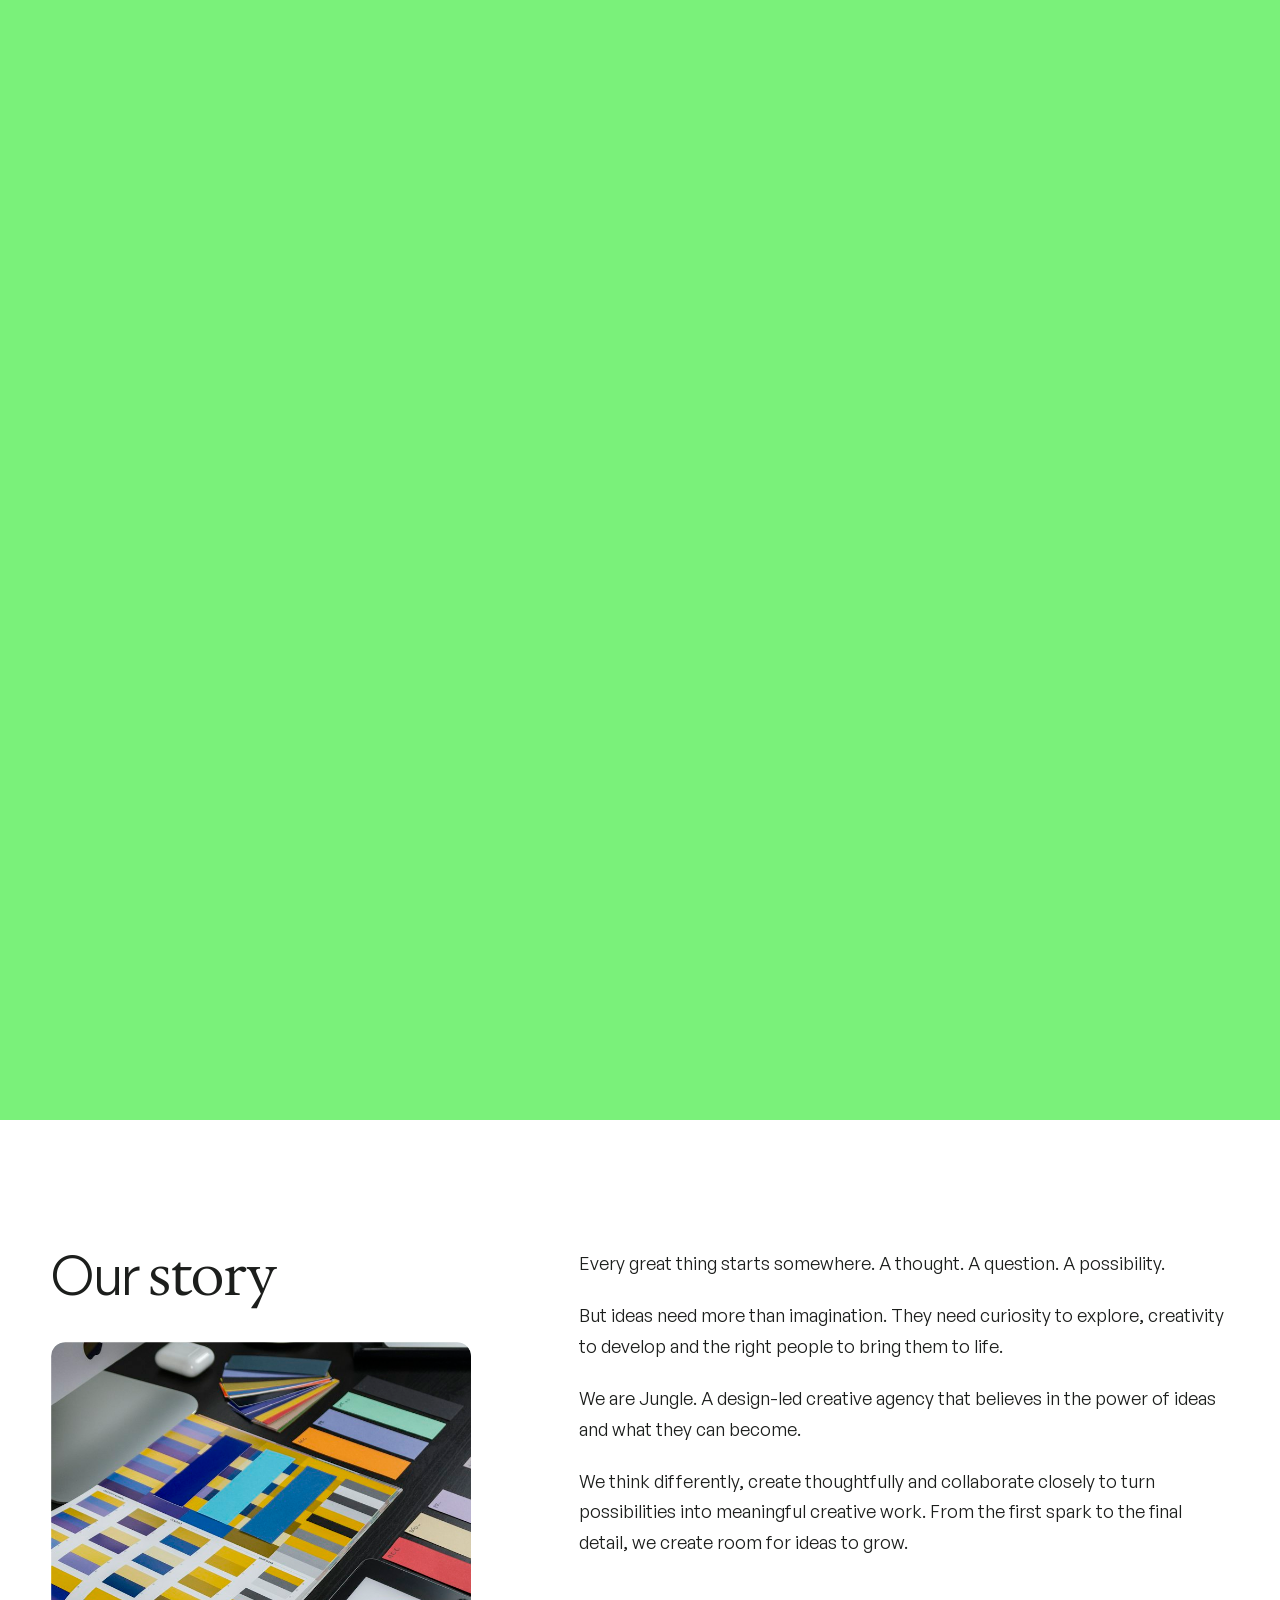
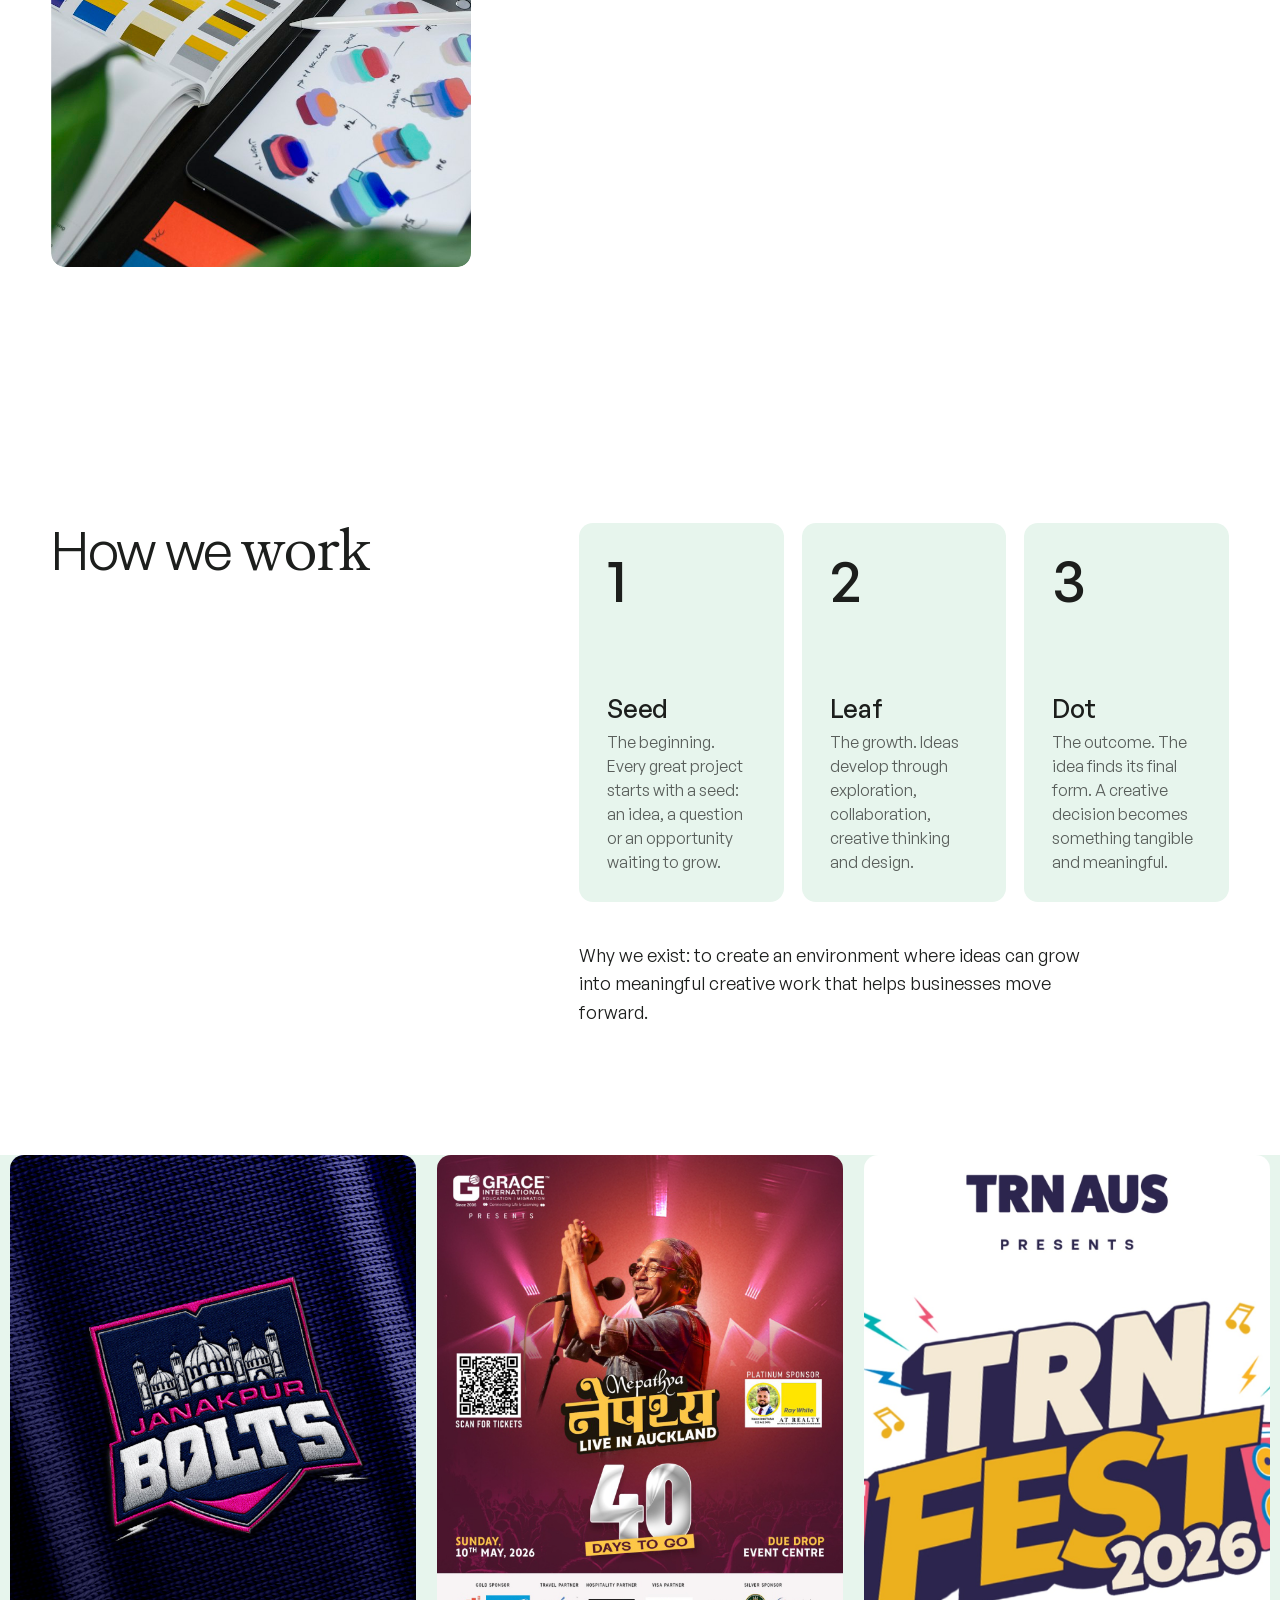
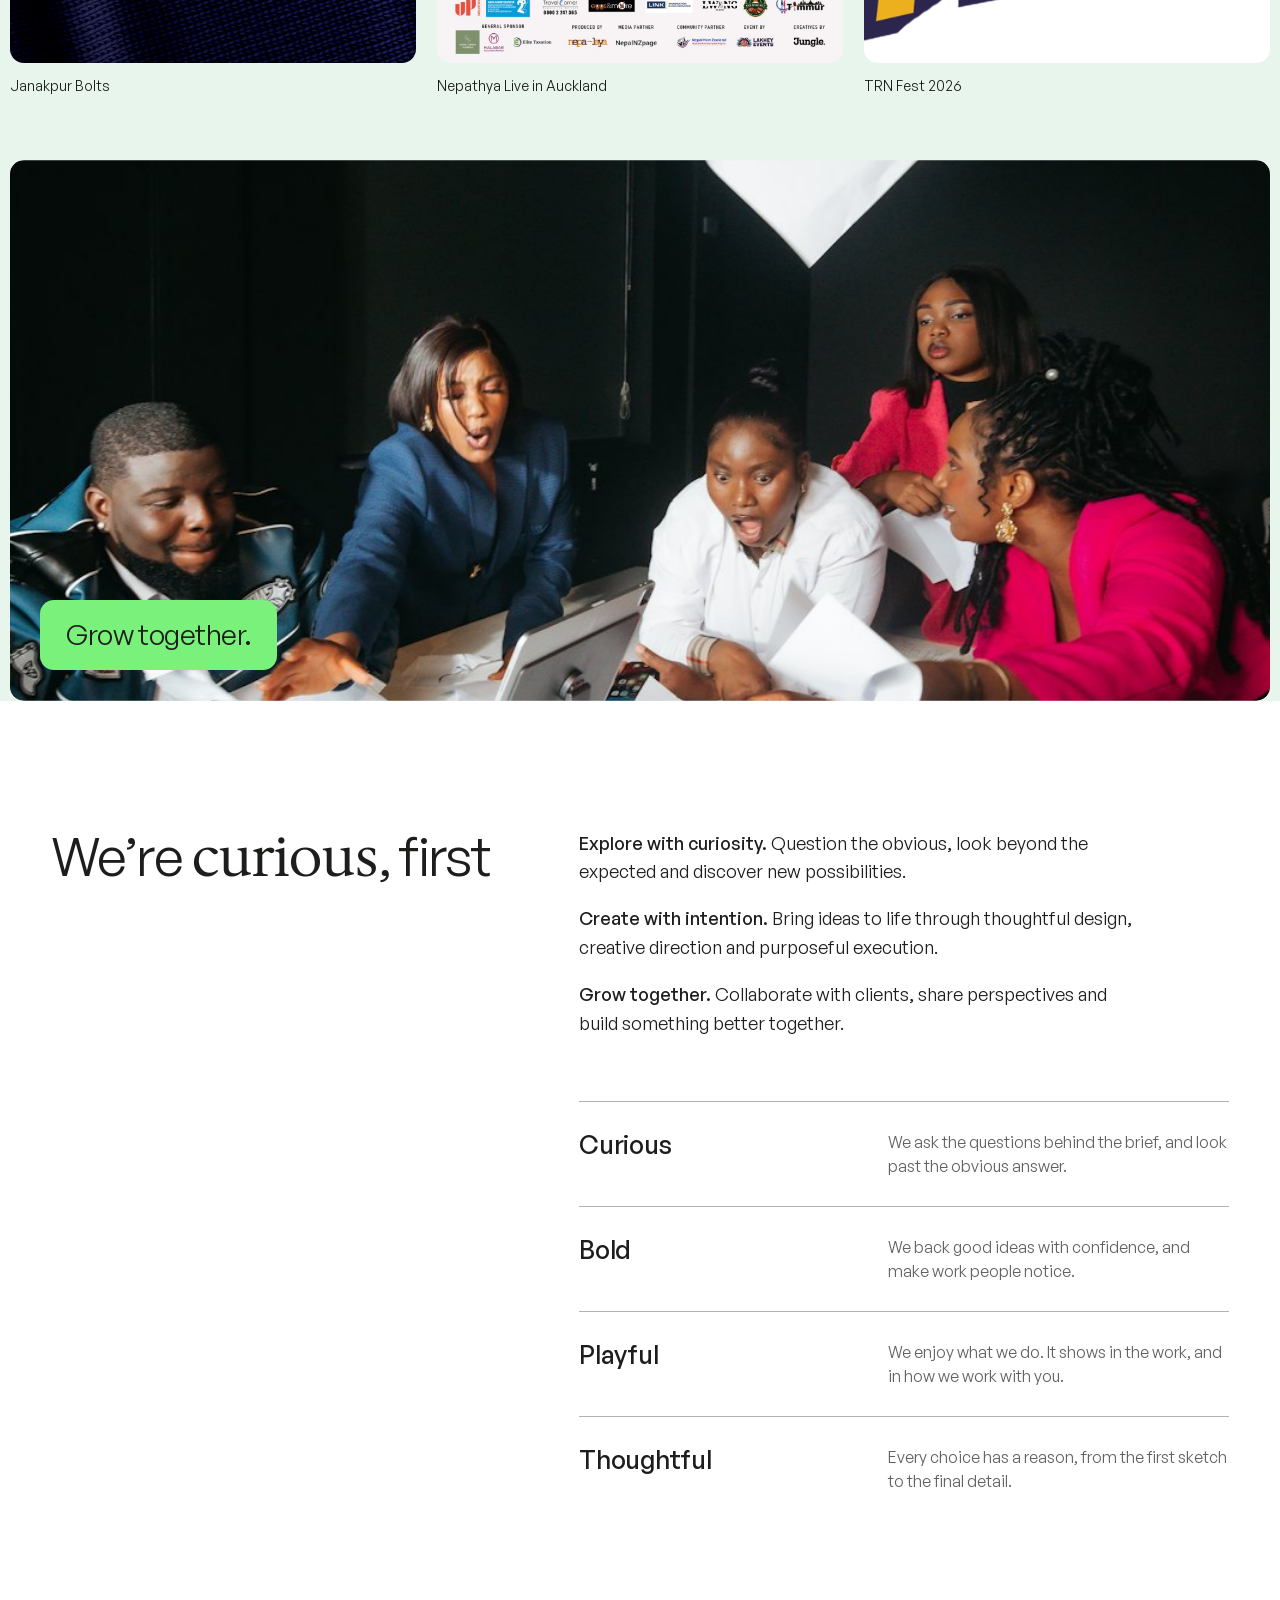
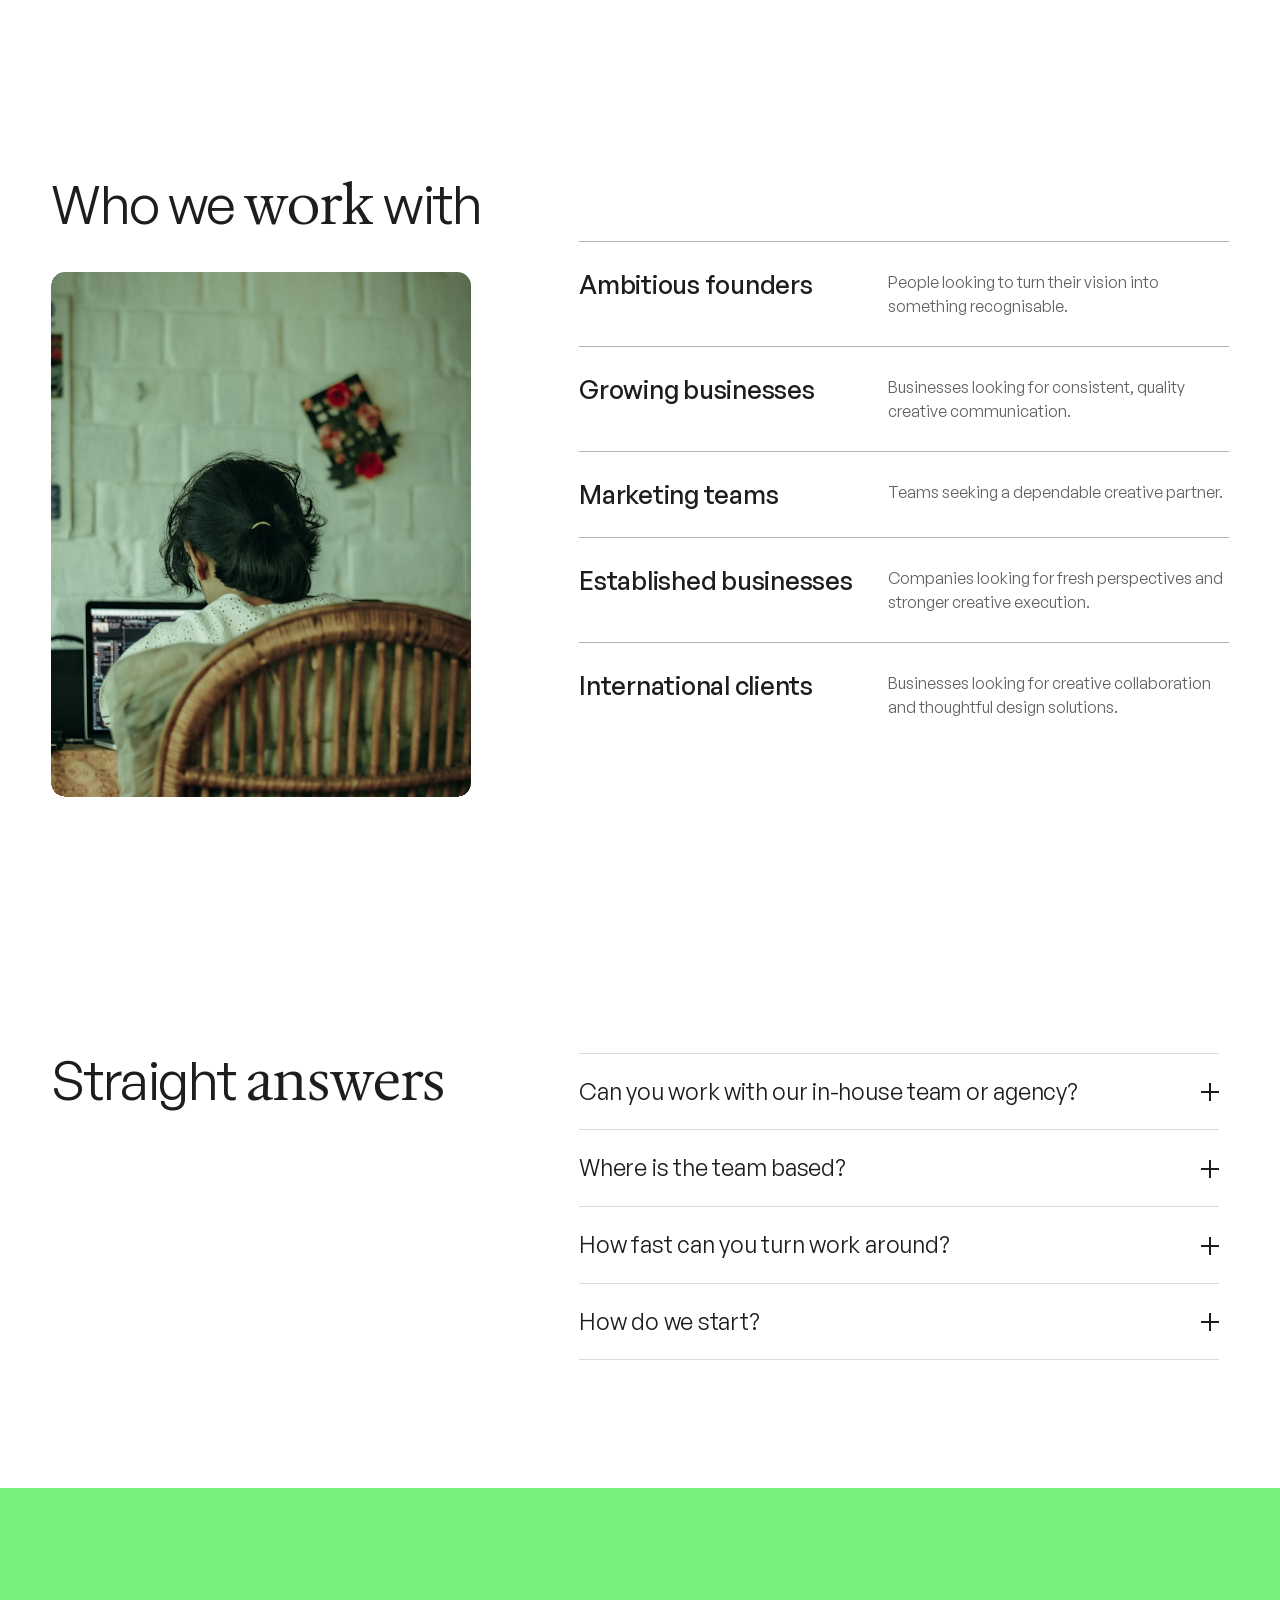
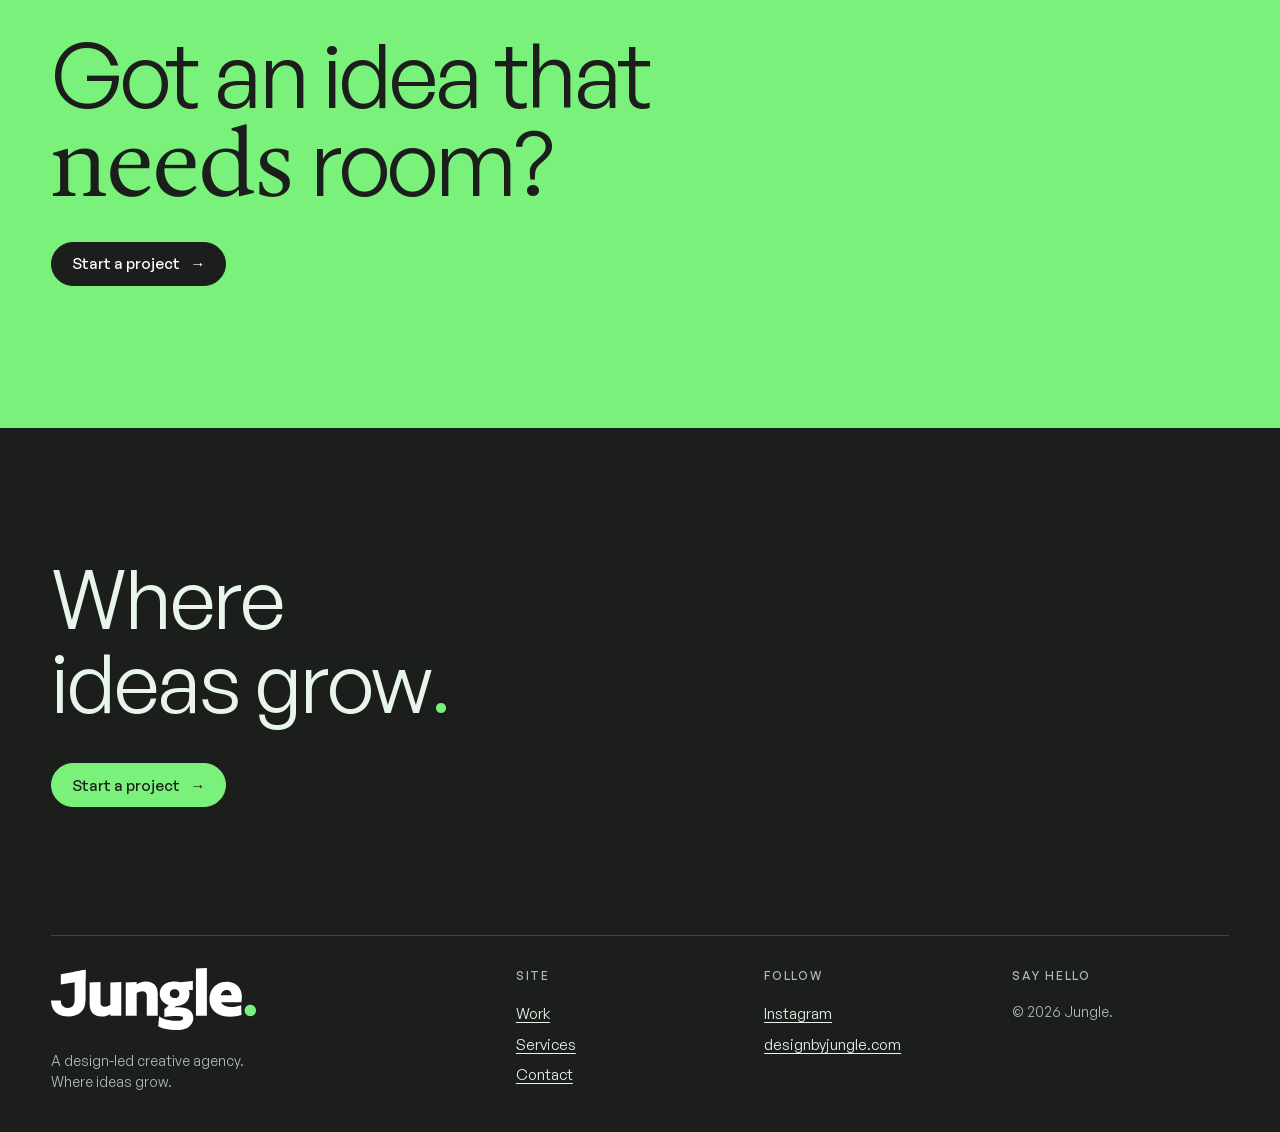
<file: why.html>
<!doctype html>
<html lang="en"><head><meta charset="utf-8"><meta name="viewport" content="width=device-width,initial-scale=1">
<meta name="theme-color" content="#E7F5ED">
<link rel="icon" href="assets/j-mark.svg">
<link rel="preload" href="assets/fonts/GeneralSans-Variable.woff2" as="font" type="font/woff2" crossorigin>
<link rel="stylesheet" href="assets/home.css?v=1795930000"><link rel="stylesheet" href="assets/style.css?v=1795930000">
<title>Studio | Jungle.</title>
<link rel="canonical" href="https://designbyjungle.com/why">
<meta property="og:type" content="website">
<meta property="og:site_name" content="Jungle.">
<meta property="og:title" content="Studio | Jungle.">
<meta property="og:description" content="Jungle is a design-led creative agency in Kathmandu. We turn ideas into meaningful experiences through thoughtful design and creative execution.">
<meta property="og:url" content="https://designbyjungle.com/why">
<meta property="og:image" content="https://designbyjungle.com/assets/reel/poster.jpg">
<meta name="twitter:card" content="summary_large_image">
<meta name="description" content="Jungle is a design-led creative agency in Kathmandu. We turn ideas into meaningful experiences through thoughtful design and creative execution.">
<script>(function(){try{var q=location.search;if(/[?&]preview=jungle\b/.test(q))localStorage.setItem('rv-skip','1');if(Date.now()<Date.parse('2026-11-30T13:26:00Z')&&!localStorage.getItem('rv-skip'))document.documentElement.classList.add('rv-lock');}catch(e){if(Date.now()<Date.parse('2026-11-30T13:26:00Z'))document.documentElement.classList.add('rv-lock');}})();</script>
<script>(function(){var p=location.pathname,m=p.match(/^(.*\/)(index|work|services|service|why|contact|project)\.html$/);if(m)history.replaceState(null,'',(m[2]==='index'?m[1]:m[1]+m[2])+location.search+location.hash);})();</script>
</head>
<body data-page="why">
<main id="why"></main>
<script src="assets/notes.js?v=1795930000"></script><script src="assets/data.js?v=1795930000"></script><script src="assets/work/manifest.js?v=1795930000"></script><script src="assets/site.js?v=1795930000"></script></body></html>
</file>
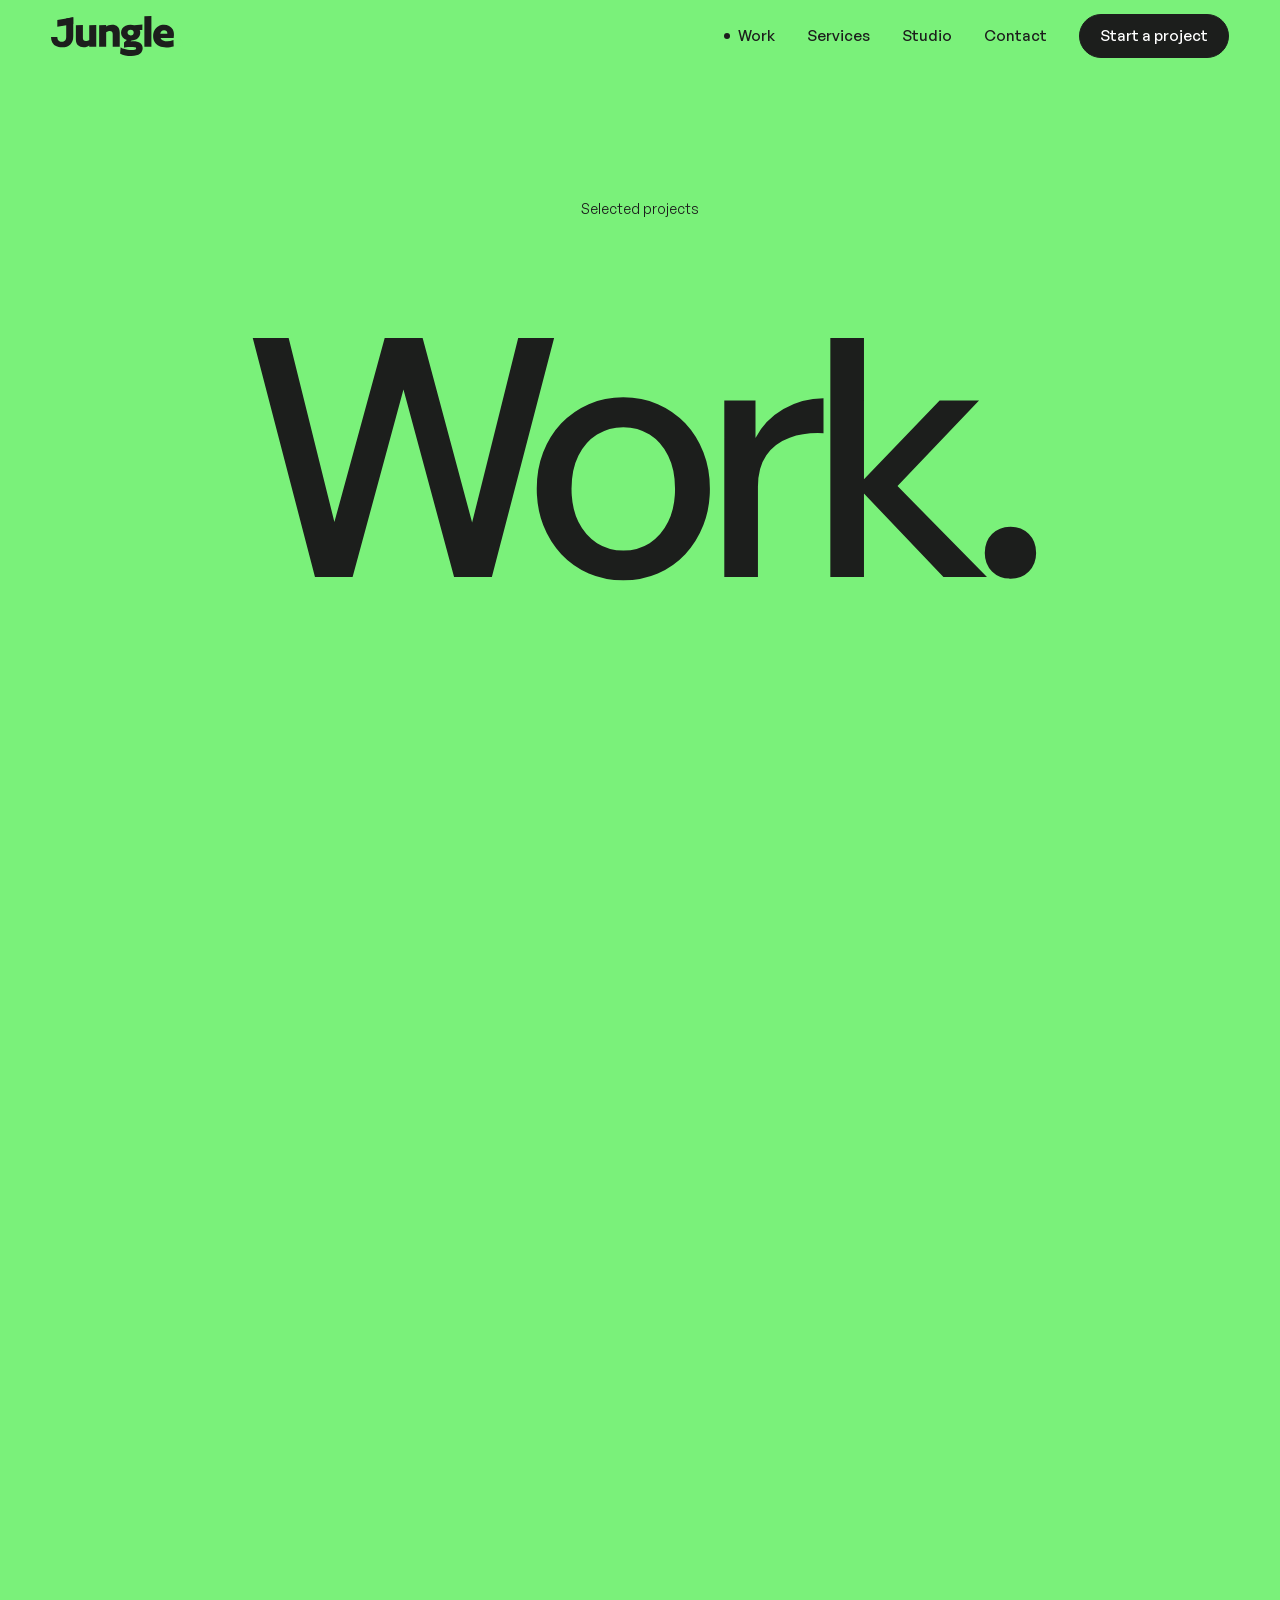
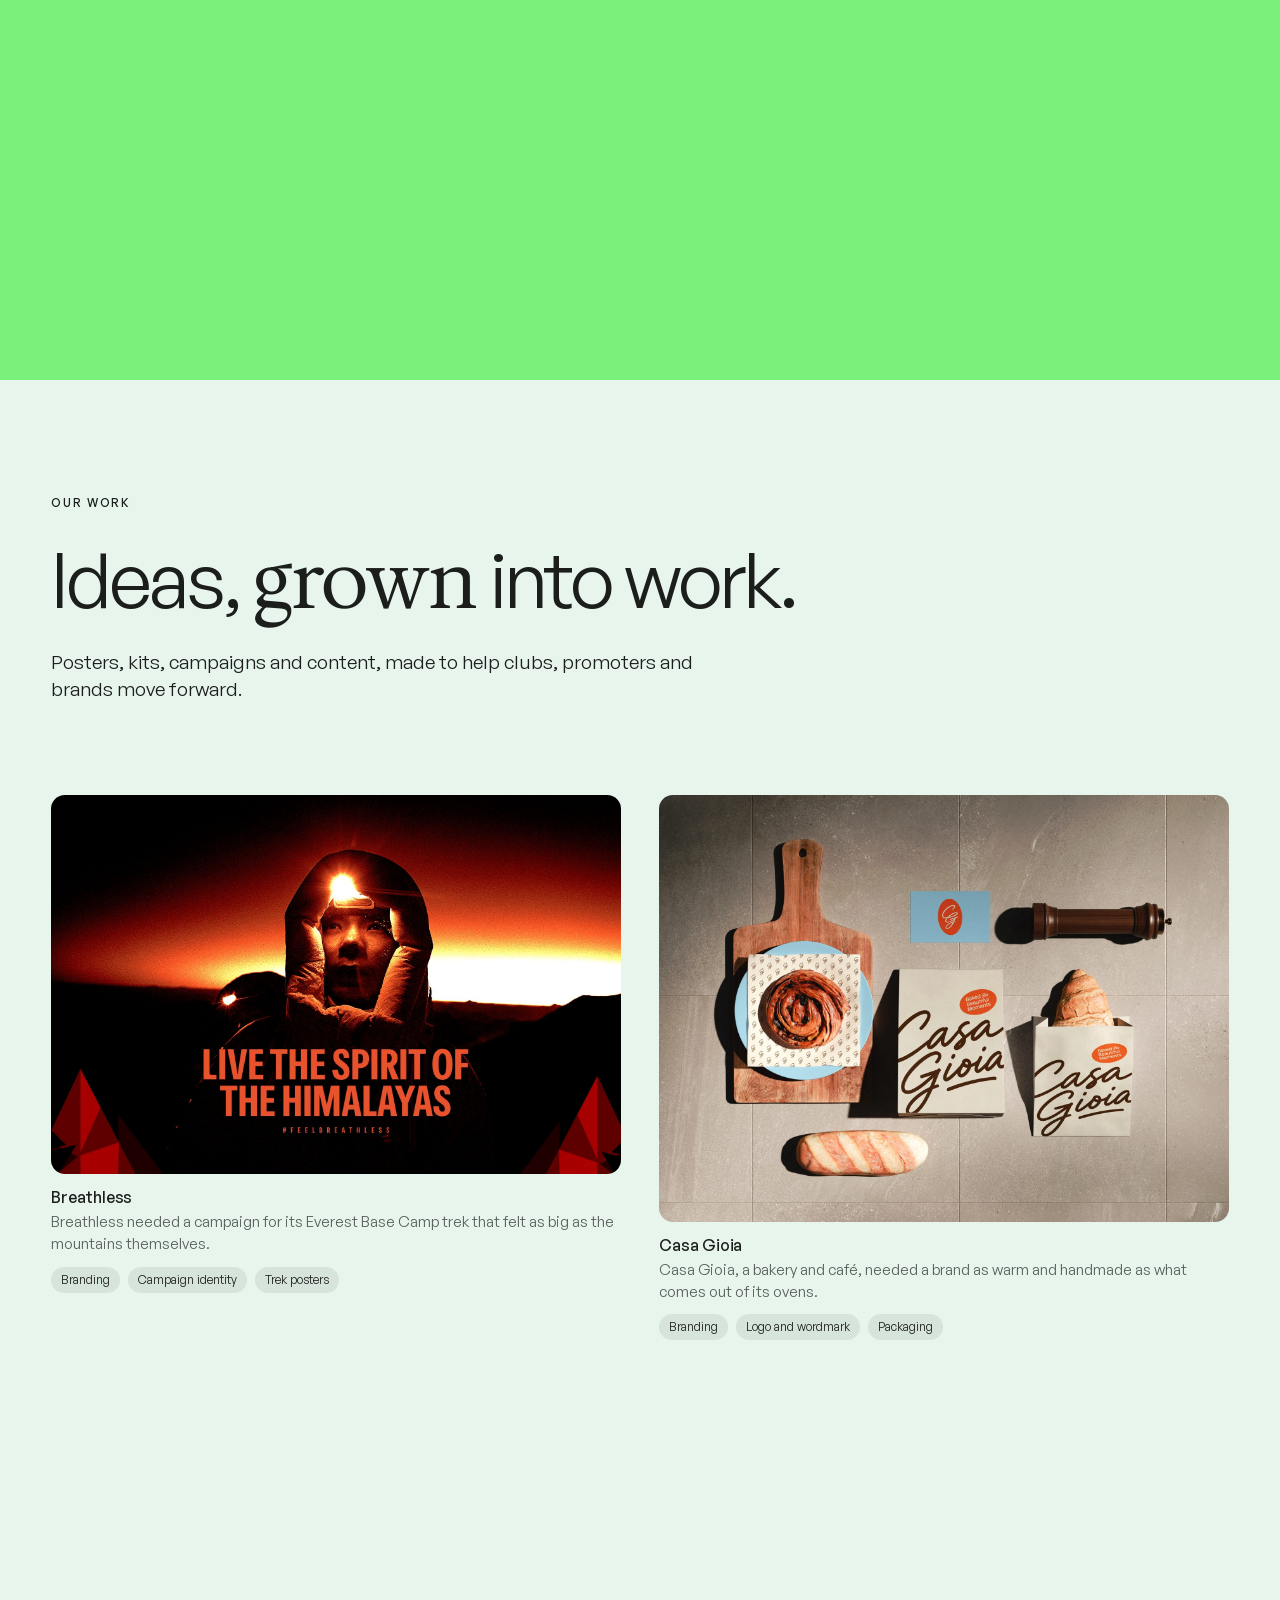
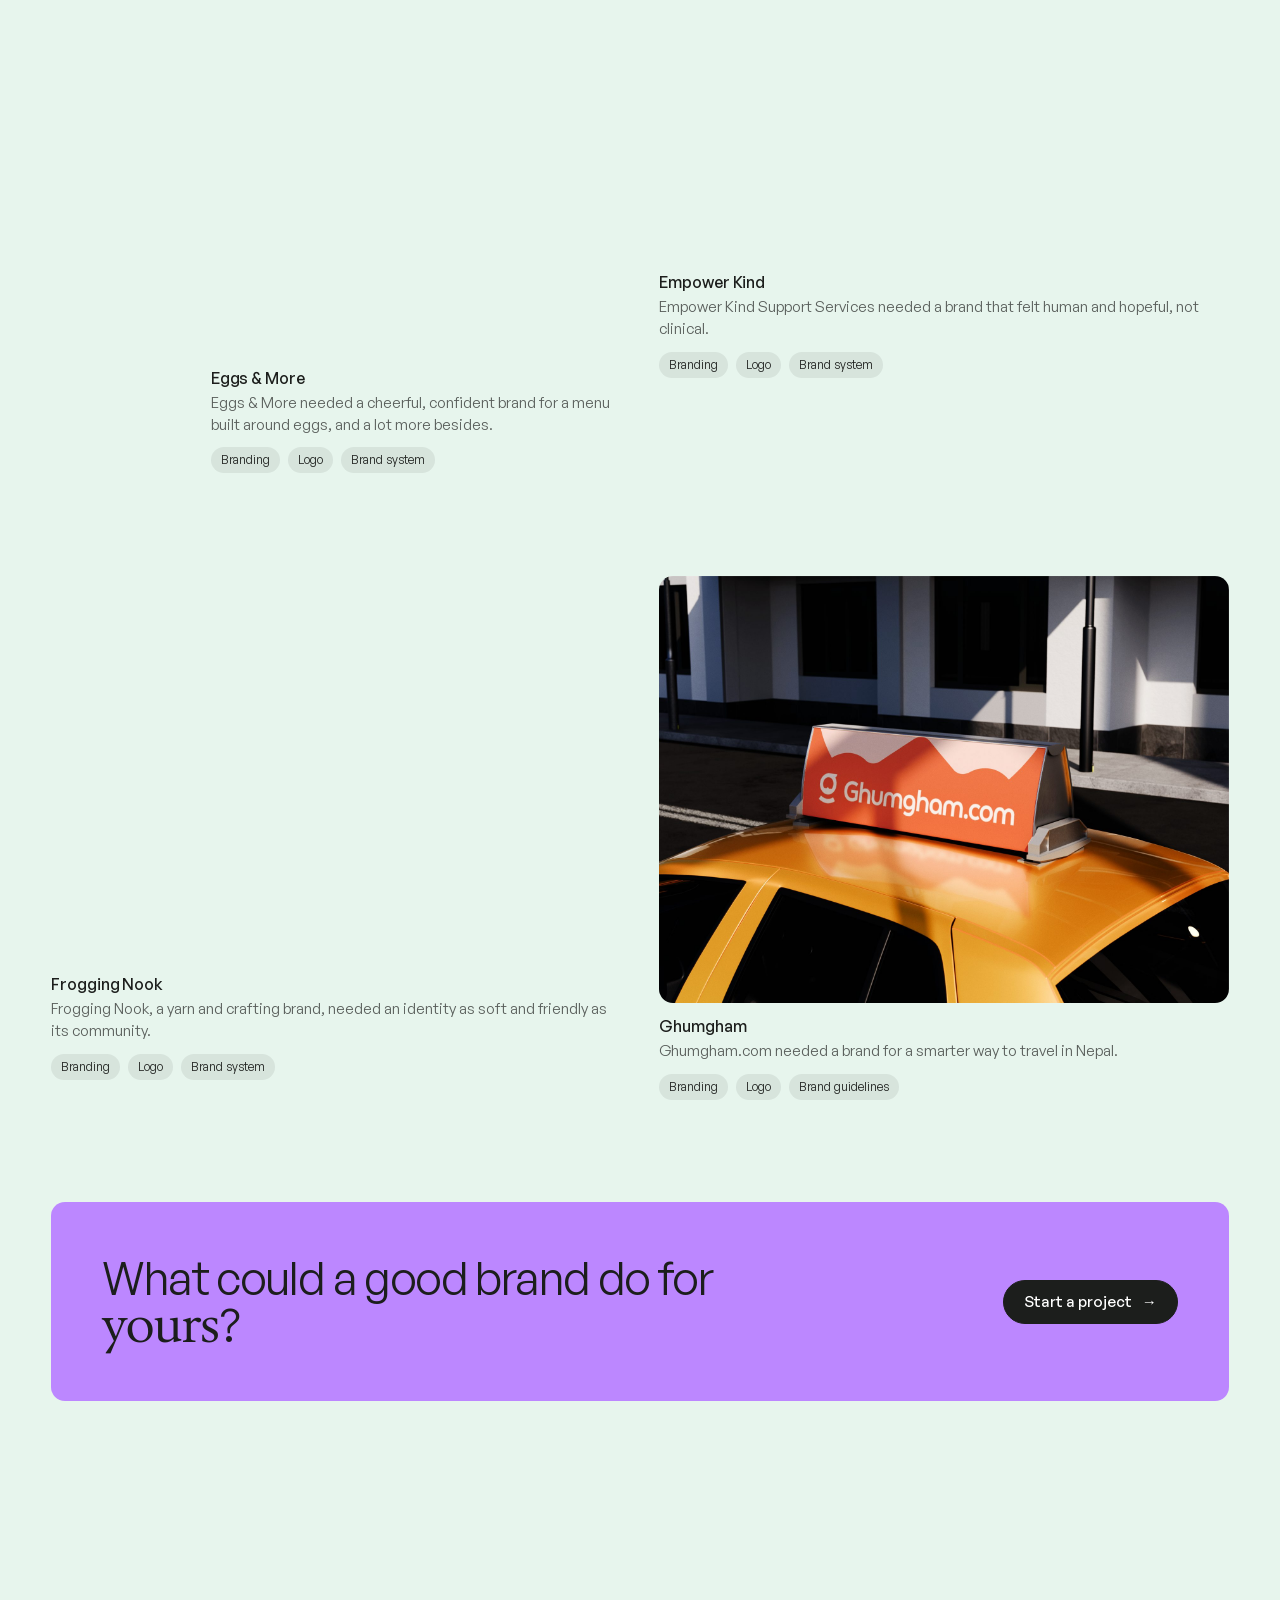
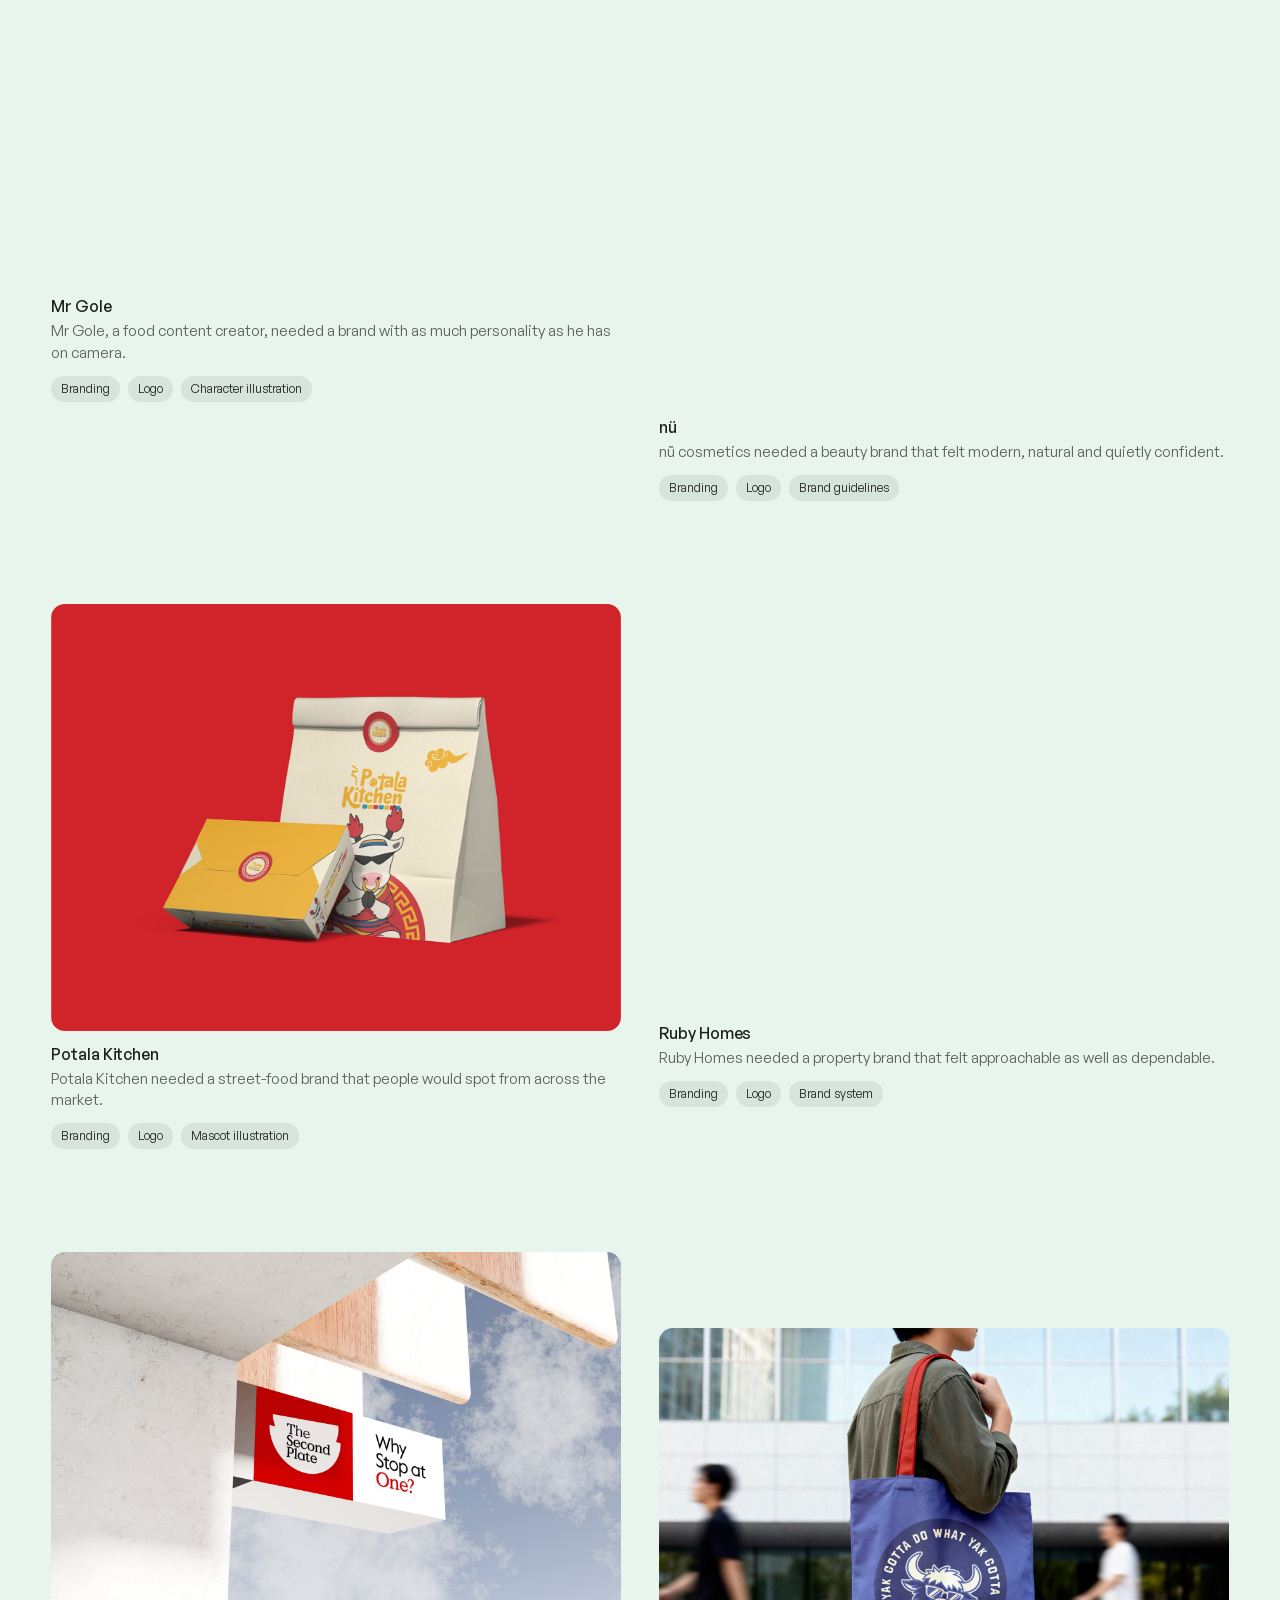
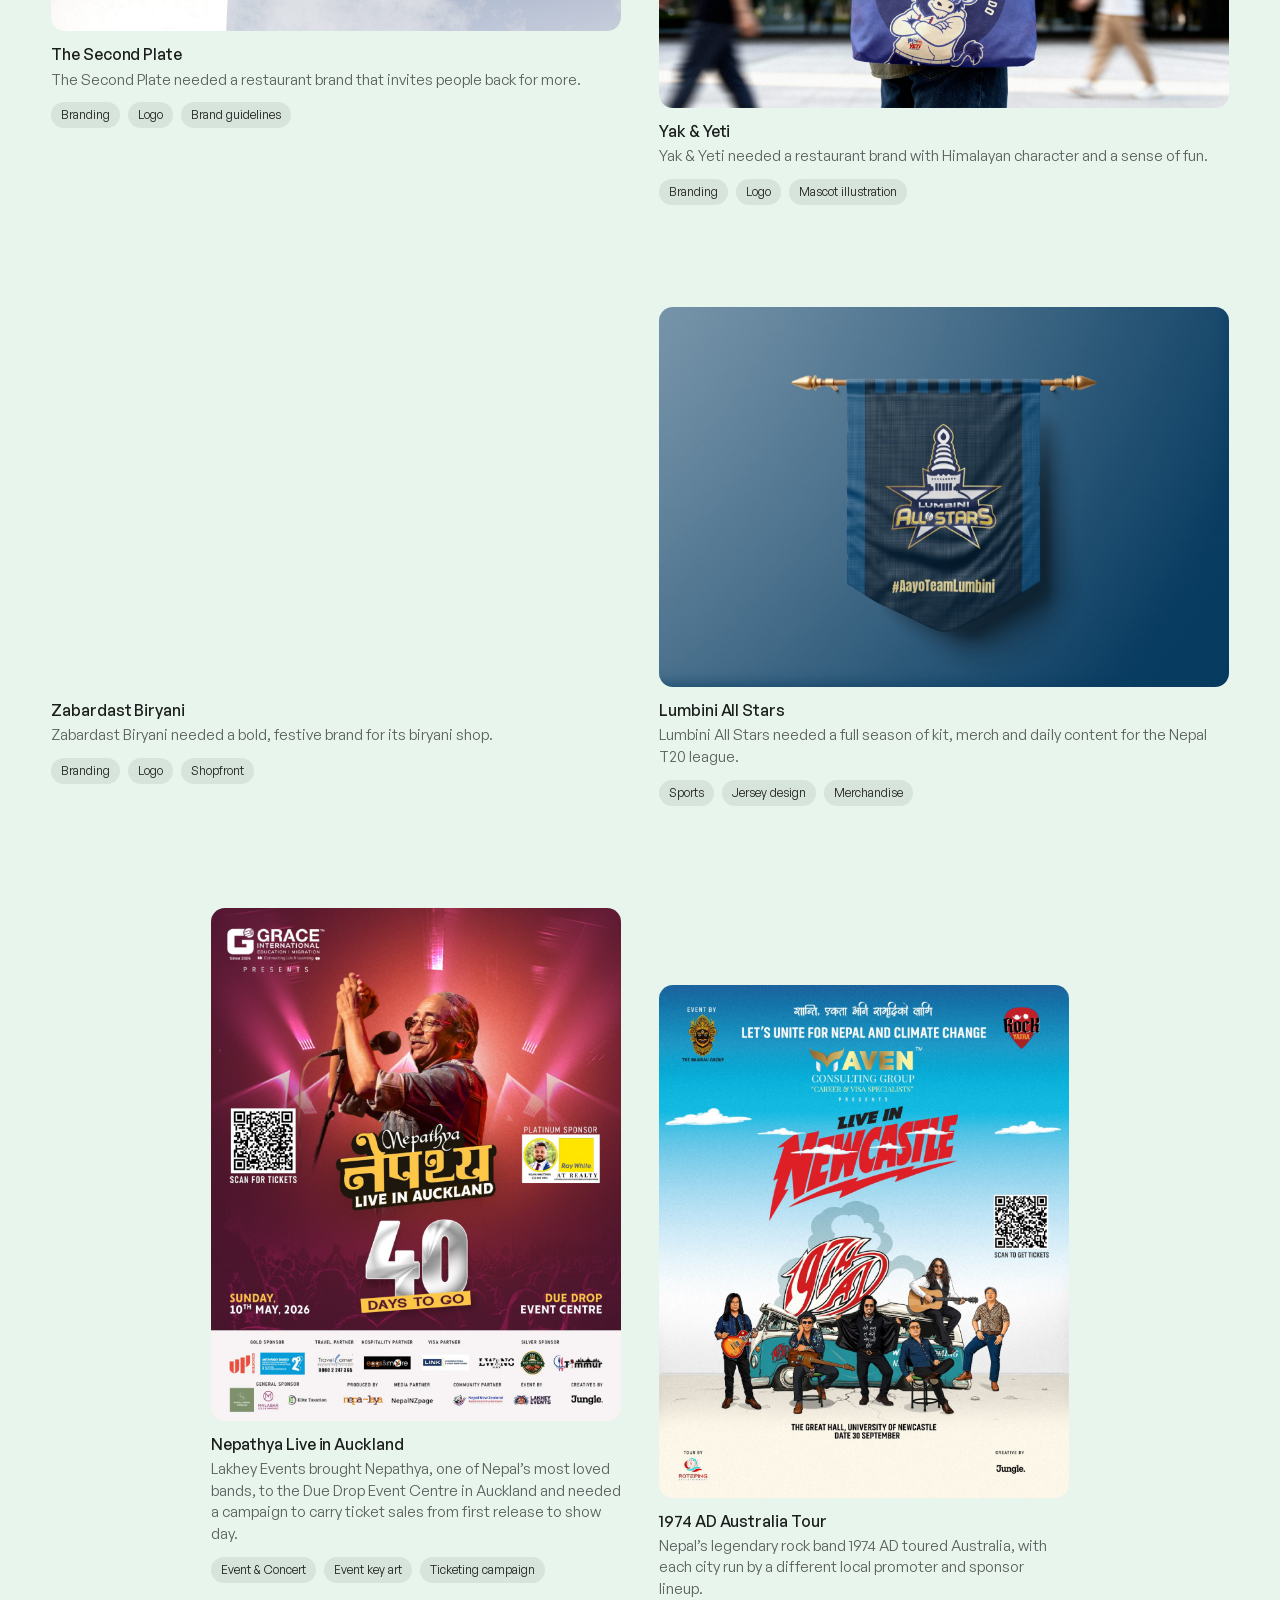
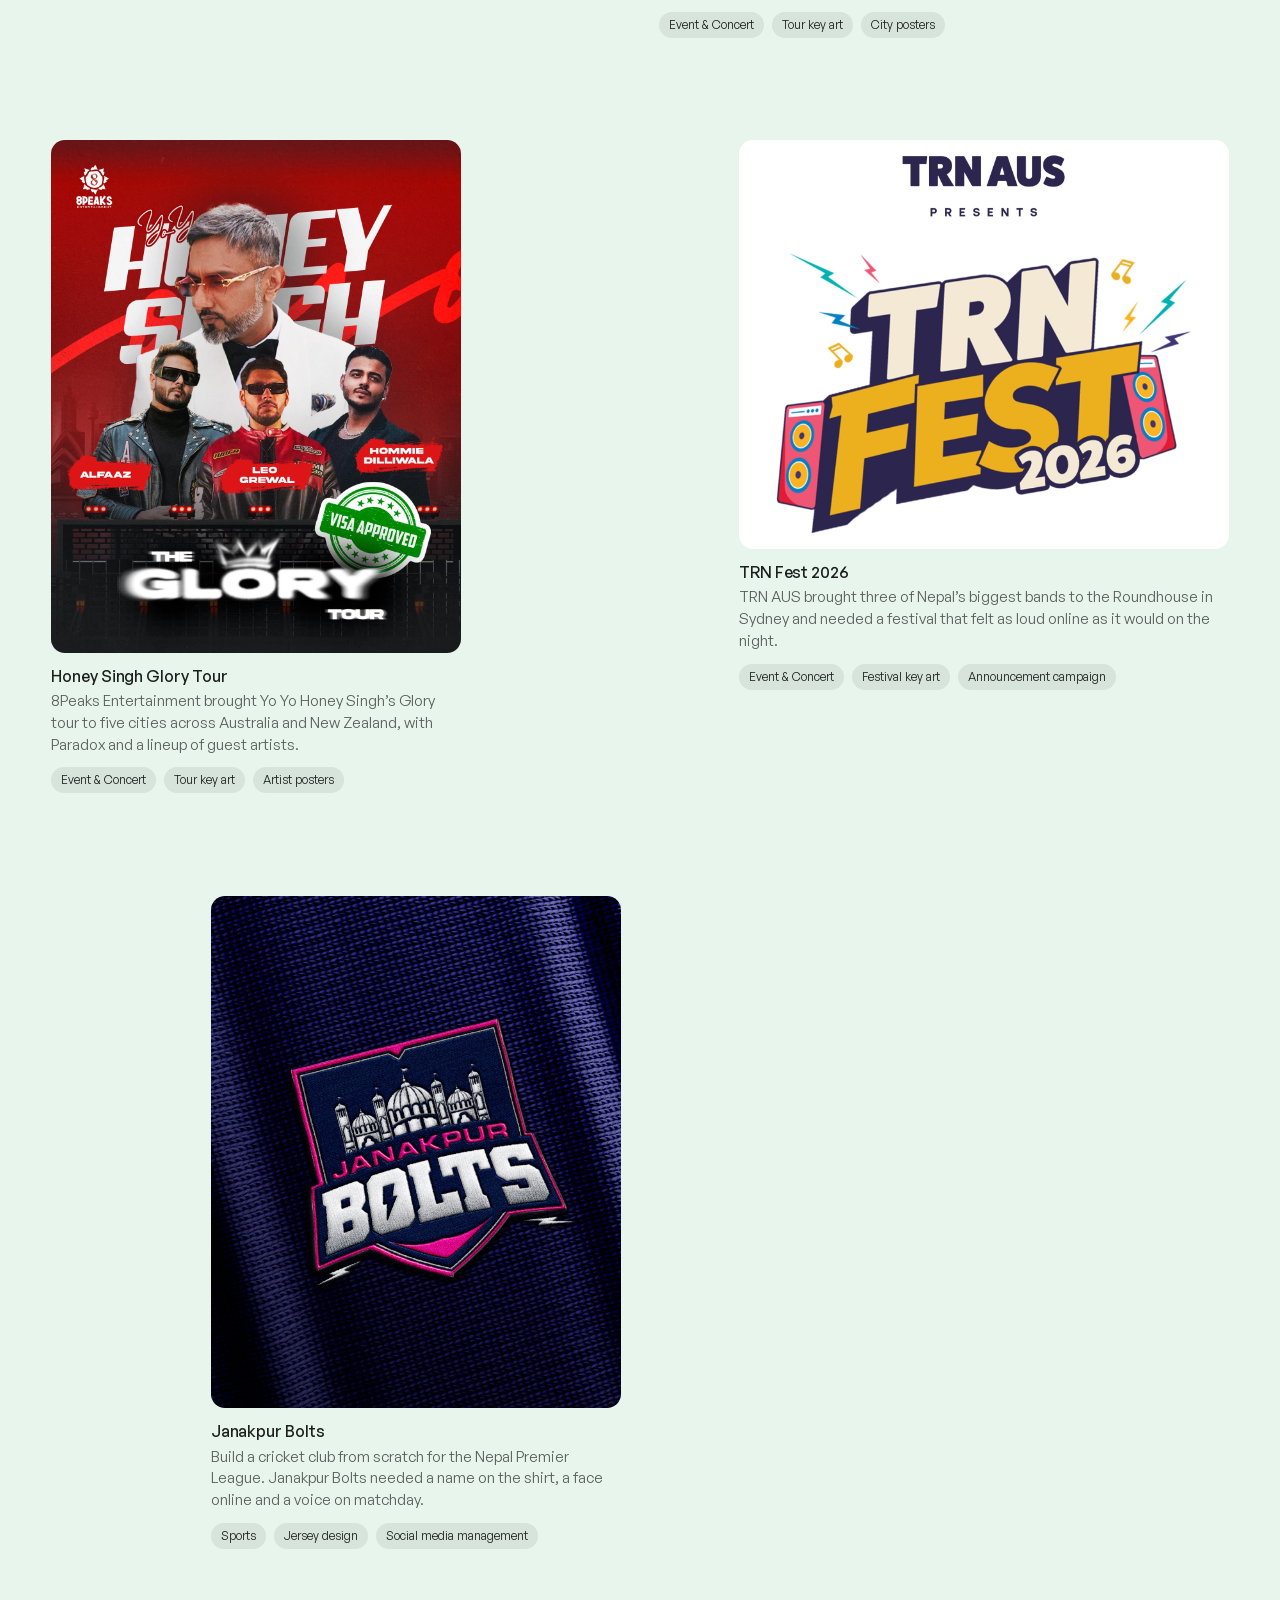
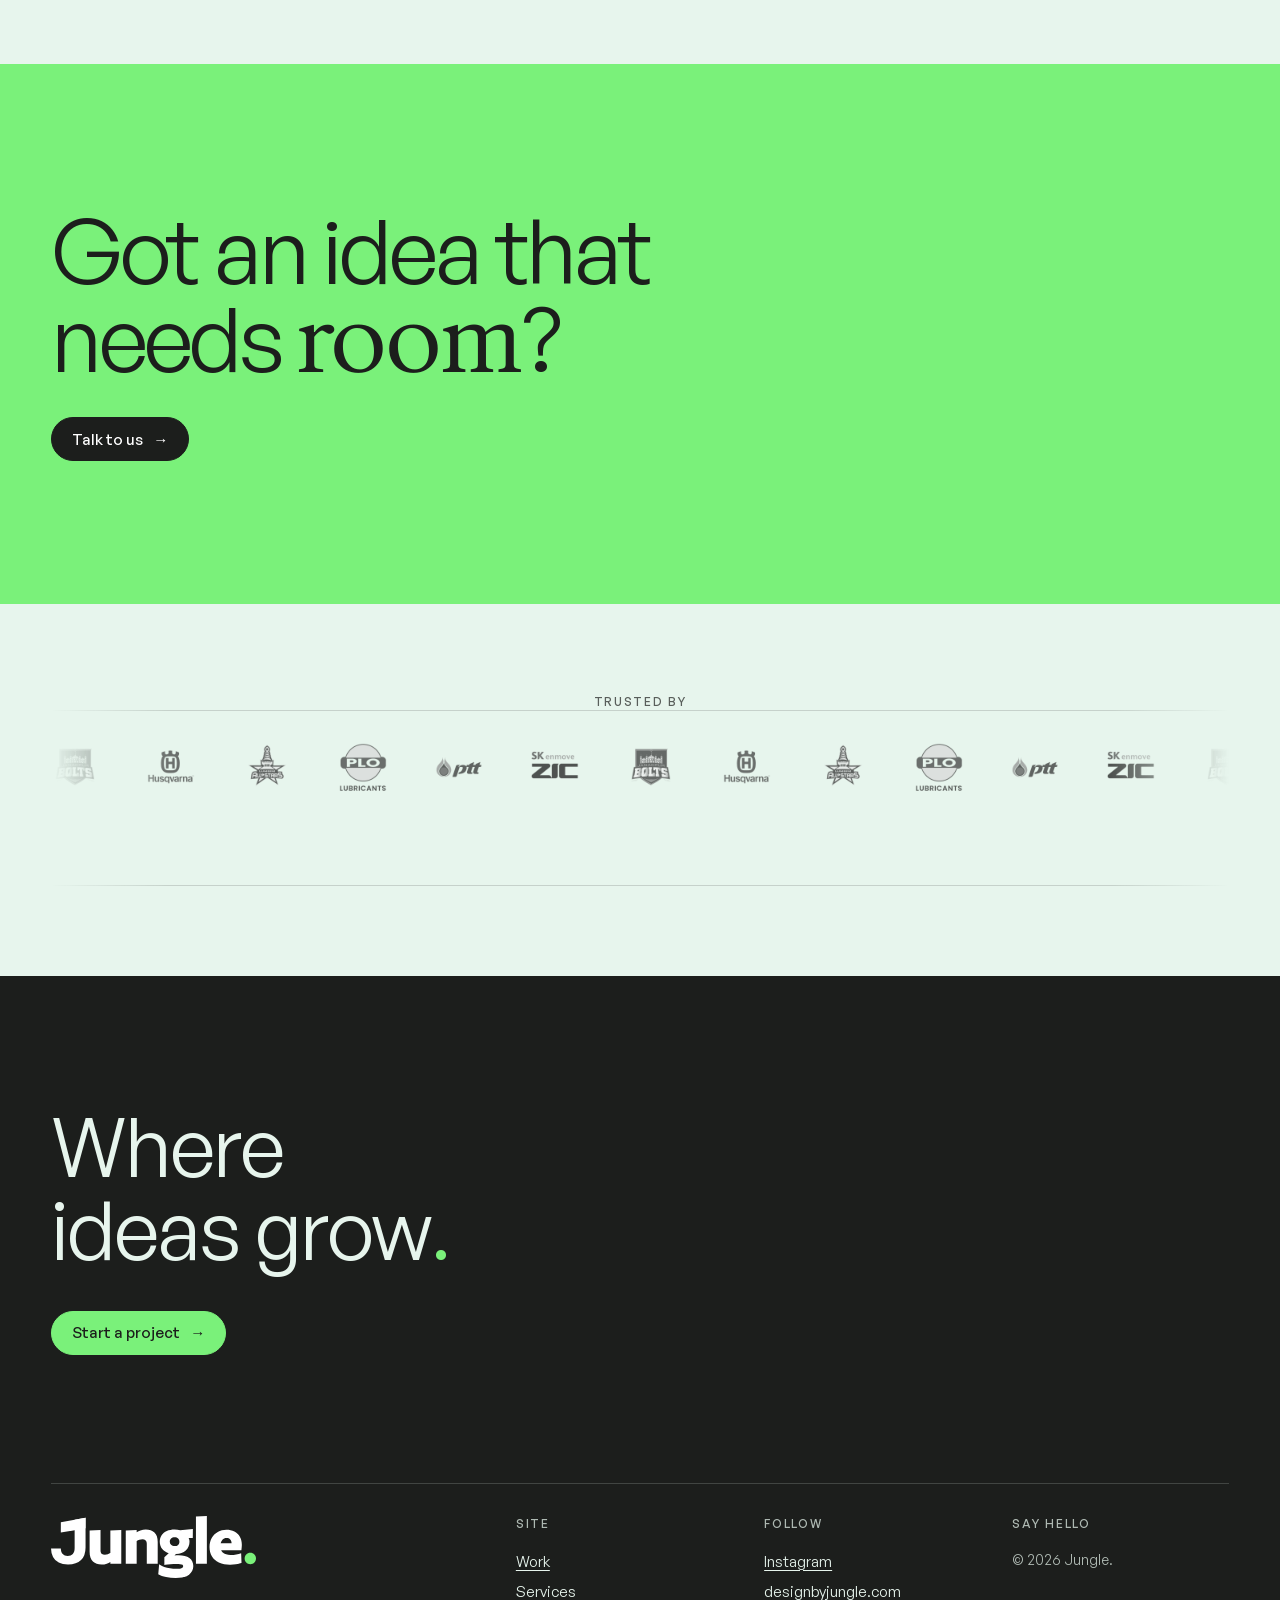
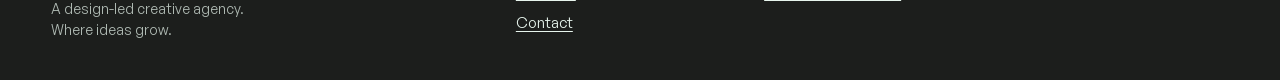
<file: work.html>
<!doctype html>
<html lang="en"><head><meta charset="utf-8"><meta name="viewport" content="width=device-width,initial-scale=1">
<meta name="theme-color" content="#E7F5ED">
<link rel="icon" href="assets/j-mark.svg">
<link rel="preload" href="assets/fonts/GeneralSans-Variable.woff2" as="font" type="font/woff2" crossorigin>
<link rel="stylesheet" href="assets/home.css?v=1795930000"><link rel="stylesheet" href="assets/style.css?v=1795930000">
<title>Work | Jungle.</title>
<link rel="canonical" href="https://designbyjungle.com/work">
<meta property="og:type" content="website">
<meta property="og:site_name" content="Jungle.">
<meta property="og:title" content="Work | Jungle.">
<meta property="og:description" content="Jungle is a design-led creative agency in Kathmandu. We turn ideas into meaningful experiences through thoughtful design and creative execution.">
<meta property="og:url" content="https://designbyjungle.com/work">
<meta property="og:image" content="https://designbyjungle.com/assets/reel/poster.jpg">
<meta name="twitter:card" content="summary_large_image">
<meta name="description" content="Jungle is a design-led creative agency in Kathmandu. We turn ideas into meaningful experiences through thoughtful design and creative execution.">
<script>(function(){try{var q=location.search;if(/[?&]preview=jungle\b/.test(q))localStorage.setItem('rv-skip','1');if(Date.now()<Date.parse('2026-11-30T13:26:00Z')&&!localStorage.getItem('rv-skip'))document.documentElement.classList.add('rv-lock');}catch(e){if(Date.now()<Date.parse('2026-11-30T13:26:00Z'))document.documentElement.classList.add('rv-lock');}})();</script>
<script>(function(){var p=location.pathname,m=p.match(/^(.*\/)(index|work|services|service|why|contact|project)\.html$/);if(m)history.replaceState(null,'',(m[2]==='index'?m[1]:m[1]+m[2])+location.search+location.hash);})();</script>
</head>
<body data-page="work">
<main id="main">
<section class="wk-hero" id="wkh"><div class="wk-hero-in">
  <h1 class="wk-big">Work<span class="dot">.</span></h1>
  <p class="wk-sub">Selected projects</p>
  <svg class="wk-wave" id="wkw" viewBox="0 0 1440 900" preserveAspectRatio="none" aria-hidden="true"><path d="M0,140 C240,20 520,200 800,90 C1060,-10 1260,90 1440,40 L1440,2000 L0,2000 Z" fill="#1C1E1C"/></svg>
  <p class="wk-line" id="wkl">We help clubs, promoters and brands make standout posters, campaigns and content, from first idea to final file.</p>
</div></section>
<section class="wk-all pad">
  <p class="label">Our work</p>
  <h2 class="wk-h2">Ideas, <span class="hl">grown</span> into work.</h2>
  <p class="wk-tag">Posters, kits, campaigns and content, made to help clubs, promoters and brands move forward.</p>
  
</section>
<div class="wk-list pad" id="grid"></div>
<div class="wk-fbar" id="fbar"><div class="chips fb" role="group" aria-label="Filter by industry"><button class="chip" data-f="all">All</button><button class="chip" data-f="brand">Branding</button><button class="chip" data-f="sport">Sports</button><button class="chip" data-f="event">Events and concerts</button><button class="chip" data-f="digital">Digital</button></div></div>
<section class="wk-close on-green pad"><h2>Got an idea that needs <span class="hl">room</span>?</h2><p><a class="btn" href="/contact">Talk to us <span aria-hidden="true">→</span></a></p></section>
<section class="pad wk-trust-s"><p class="label wk-trust">Trusted by</p><div class="logos"><div class="logo-track" id="wlogos"></div></div></section>
</main>
<script src="assets/notes.js?v=1795930000"></script><script src="assets/data.js?v=1795930000"></script><script src="assets/work/manifest.js?v=1795930000"></script><script src="assets/site.js?v=1795930000"></script></body></html>
</file>
<file: assets/style.css>
/* ── JUNGLE. WEBSITE (Brand Guidelines 1.4, November 2026) ──────────
   Colour  Mint White #E7F5ED + White are the calm grounds · Graphite #1C1E1C is ink and the dark ground
           Mint #7AF17A and Lavender #BC87FF are accents, strongest when rare.
           Mint and Lavender only ever carry Graphite text. Never Mint or Lavender text on white.
   Type    General Sans: Light, Regular, Medium only (never bold, never italic).
           Hedvig Letters Serif highlights one phrase per headline, same size as the words around it.
   Rules   Headlines in sentence case, left aligned, set tight (leading 1.0-1.05). Body leading 1.5.
           Buttons are Graphite with White text (Mint on Graphite). Links are Graphite and underlined.
           Gradients are for hero moments only (G08 Clearing). Everyday layouts stay flat.
   ──────────────────────────────────────────────────────────────── */
@font-face{font-family:"General Sans";src:url(fonts/GeneralSans-Variable.woff2) format("woff2");font-weight:200 700;font-style:normal;font-display:swap}
@font-face{font-family:"Hedvig Letters Serif";src:url(fonts/HedvigLettersSerif-Regular.woff2) format("woff2");font-weight:400;font-style:normal;font-display:swap}

:root{
  --graphite:#1C1E1C; --mint:#7AF17A; --lav:#BC87FF; --mw:#E7F5ED; --white:#FFFFFF;
  /* names the markup and scripts already use */
  --ink:var(--graphite); --paper:var(--white); --green:var(--mint);
  /* light context (default): Mint White ground, White panels */
  --bg:var(--mw); --fg:var(--graphite); --fg2:rgba(28,30,28,.7); --line:rgba(28,30,28,.16); --line-2:rgba(28,30,28,.34);
  --panel:var(--white); --dot:var(--graphite); --focus:var(--graphite);
  --gut:clamp(20px,4vw,64px); --maxw:1600px;
  --t-title:clamp(48px,6.4vw,120px);
  --t-head:clamp(36px,4.4vw,80px);
  --t-voice:clamp(24px,2.3vw,40px);
  --t-num:clamp(44px,4.6vw,84px);
  --t-lead:clamp(19px,1.6vw,26px);
  --t-body:clamp(16px,1.05vw,18px);
  --t-label:12px;
  --r:14px;
  --ease:cubic-bezier(.16,1,.3,1);
  --bounce:cubic-bezier(.34,1.56,.64,1);
}
/* White ground (alternate sections) */
.inv{--bg:var(--white); --panel:var(--mw); background:var(--bg); color:var(--fg)}
/* Graphite ground */
.dk,.cta{--bg:var(--graphite); --fg:var(--mw); --fg2:rgba(231,245,237,.72); --line:rgba(231,245,237,.18); --line-2:rgba(231,245,237,.4);
  --panel:rgba(231,245,237,.08); --dot:var(--mint); --focus:var(--mint); background:var(--bg); color:var(--fg); color-scheme:dark}
/* Mint ground */
.on-green{--bg:var(--mint); --fg:var(--graphite); --fg2:rgba(28,30,28,.78); --line:rgba(28,30,28,.22); --line-2:rgba(28,30,28,.5); --panel:rgba(255,255,255,.4);
  --dot:var(--graphite); --focus:var(--graphite); background:var(--bg); color:var(--fg)}

*{box-sizing:border-box;margin:0;padding:0}
html{background:var(--mw);-webkit-text-size-adjust:100%;scroll-padding-top:96px;color-scheme:light;touch-action:manipulation;-webkit-tap-highlight-color:transparent}
body{background:var(--bg);color:var(--fg);font:400 var(--t-body)/1.5 "General Sans",system-ui,sans-serif;overflow-x:hidden;-webkit-font-smoothing:antialiased}
a{color:inherit;text-decoration:none}
img{max-width:100%;display:block}
[hidden]{display:none!important}
::selection{background:var(--mint);color:var(--graphite)}
:focus-visible{outline:2px solid var(--focus);outline-offset:3px;border-radius:4px}
h1,h2,h3{scroll-margin-top:96px}
b,strong{font-weight:500}

/* type roles: Display and statements Regular · headlines, labels, captions Medium */
.x{font-family:"General Sans",sans-serif;font-weight:400;line-height:1.04;letter-spacing:-.025em;text-wrap:balance}
.w{font-family:"General Sans",sans-serif;font-weight:500;line-height:1.1;letter-spacing:-.01em}
.v,.out{font-family:"General Sans",sans-serif;font-weight:400;line-height:1.2}
.n{font-family:"General Sans",sans-serif;font-weight:500;line-height:1;letter-spacing:-.02em;font-variant-numeric:tabular-nums}
.label{font:500 var(--t-label)/1.4 "General Sans",sans-serif;letter-spacing:.14em;text-transform:uppercase}
.lead{font-size:var(--t-lead);line-height:1.45;color:var(--fg2);max-width:46ch}
.muted{color:var(--fg2)}
/* the highlight: one phrase per headline, same size, never body copy, captions or buttons */
.hl{font-family:"Hedvig Letters Serif",Georgia,serif;font-weight:400;letter-spacing:0}

/* the full stop: Graphite on light grounds, Mint on Graphite */
.dot{color:var(--dot);display:inline-block}
.reveal .dot,.rise .dot{transform:translateY(-.9em);opacity:0}
.reveal.in .dot,body.go .rise .dot{animation:land .55s var(--bounce) .35s forwards}
@keyframes land{0%{transform:translateY(-.9em);opacity:0}60%{opacity:1}100%{transform:none;opacity:1}}

/* layout */
.pad{padding-inline:var(--gut)}
.sec{padding-block:clamp(88px,10vw,160px)}
.mt{margin-top:48px} .mb{margin-bottom:48px}
.rule{border-top:1px solid var(--line)}

/* tag: a flat Mint label (replaces the old tilted sticker) */
.sticker{position:absolute;z-index:3;display:inline-block;padding:8px 14px;border-radius:99px;background:var(--mint);color:var(--graphite);
  font:500 13px/1 "General Sans",sans-serif;white-space:nowrap}
.sticker.g{background:var(--mw)}

/* links in running text: Graphite, underlined */
.ph a:not(.btn),.foot a,.intro a,.prose a,details a{text-decoration:underline;text-decoration-thickness:1px;text-underline-offset:.2em}
.ph .sv-crumb a{text-decoration:none}

/* ── buttons ────────────────────────────────────────────────────
   .btn        primary   : Graphite with White text · Mint with Graphite text on Graphite
   .btn.btn-2  secondary : outline in the surface's text colour
   .chip                 : filters and tags only (never a call to action)
   One size everywhere: 44px tall, 20px sides, 15px General Sans Medium.   */
.btn{display:inline-flex;align-items:center;gap:10px;height:44px;padding:0 20px;border:1px solid var(--graphite);border-radius:99px;background:var(--graphite);color:var(--white);
  font:500 15px/1 "General Sans",sans-serif;cursor:pointer;white-space:nowrap;transition:transform .3s var(--ease),gap .3s var(--ease),background .3s,border-color .3s}
.btn:hover{gap:16px}
.btn:active{transform:scale(.97)}
.dk .btn,.cta .btn{background:var(--mint);color:var(--graphite);border-color:var(--mint)}
.on-green .btn{background:var(--graphite);color:var(--white);border-color:var(--graphite)}
.btn.btn-2{background:transparent;color:var(--fg);border-color:var(--line-2)}
.btn.btn-2:hover{border-color:var(--fg)}
.dk .btn.btn-2,.cta .btn.btn-2{background:transparent;color:var(--fg);border-color:var(--line-2)}
.chip{position:relative;display:inline-flex;align-items:center;gap:6px;height:38px;padding:0 16px;border:1px solid var(--line-2);border-radius:99px;background:none;color:inherit;
  font:400 14px/1 "General Sans",sans-serif;cursor:pointer;white-space:nowrap;transition:background .3s var(--ease),color .3s var(--ease),border-color .3s}
.chip:hover{border-color:var(--fg)}
.chip.on{background:var(--fg);color:var(--bg);border-color:var(--fg)}
.chip sup{font-size:11px;color:var(--fg2);margin-left:2px} .chip.on sup{color:inherit;opacity:.7}
.chip-lg{height:56px;padding:0 28px;font-size:16px}
.chips{display:flex;gap:8px;flex-wrap:wrap}
.hero-ctas,.cta-row{gap:10px}

/* page transition: a Mint panel that wipes up, Graphite wordmark on it */
#curtain{position:fixed;inset:0;z-index:900;background:var(--mint);color:var(--graphite);
  display:grid;place-items:center;pointer-events:none;transform:translateY(0);transition:transform .6s var(--ease)}
#curtain svg{width:clamp(120px,14vw,200px);height:auto}
body.ready #curtain{transform:translateY(-110%)}
body.leaving #curtain{transform:translateY(0);transition-duration:.45s}

/* nav: transparent over the hero, Mint White once you scroll */
nav{position:fixed;top:0;left:0;right:0;z-index:100;display:flex;justify-content:space-between;align-items:center;height:72px;padding:0 var(--gut);
  background:transparent;color:var(--graphite);border-bottom:1px solid transparent;transition:background .3s,border-color .3s}
nav.scrolled,nav.mega-open,nav.open{background:var(--mw);border-bottom-color:rgba(28,30,28,.12)}
nav .logo{display:inline-flex;align-items:flex-start;color:var(--graphite)}
nav .logo svg{height:40px;width:auto;display:block;flex:none}
nav .logo .d{fill:var(--mint)}
/* on the gradient hero use the one-colour Graphite logo (guide p.41) */
body[data-page=home] nav:not(.scrolled):not(.open):not(.mega-open) .logo .d{fill:var(--graphite)}
nav .links{display:flex;align-items:center;gap:32px;font:500 15px/1 "General Sans",sans-serif}
nav .links a{position:relative;color:var(--graphite);transition:opacity .3s}
nav .links a:hover{opacity:.62}
nav .links .btn{height:44px;color:var(--white)}
nav .links .btn:hover{opacity:1}
nav .menu{display:none;background:none;border:0;color:var(--graphite);font:500 15px "General Sans",sans-serif;cursor:pointer;height:44px;padding:0 4px}
/* current page: a small Graphite dot beside the item */
nav .links a[data-p],nav .mega-btn{position:relative}
nav .links a[data-p]::after,nav .mega-btn::after{content:"";position:absolute;left:-14px;top:50%;width:6px;height:6px;margin-top:-3px;border-radius:50%;background:var(--graphite);transform:scale(0);transition:transform .35s var(--bounce),opacity .3s}
nav .links a.cur::after,nav .mega-btn.cur::after{transform:scale(1)}
@media(max-width:760px){
  nav{height:64px}
  nav .links{position:fixed;top:64px;left:0;right:0;height:calc(100dvh - 64px);flex-direction:column;align-items:flex-start;justify-content:flex-start;gap:4px;padding:32px var(--gut);background:var(--mw);overflow-y:auto;
    transform:translateY(-120%);visibility:hidden;transition:transform .5s var(--ease),visibility 0s .5s}
  nav .links a{font:400 clamp(40px,12vw,56px)/1.15 "General Sans",sans-serif}
  nav .links a[data-p]::after,nav .mega-btn::after{display:none}
  nav .links .btn{margin-top:24px;font:500 16px "General Sans",sans-serif;height:56px;color:var(--white)}
  nav.open .links{transform:none;visibility:visible;transition:transform .5s var(--ease)}
  nav .menu{display:block}
}

/* page header */
.ph{padding:calc(72px + clamp(56px,7vw,112px)) var(--gut) clamp(40px,5vw,72px);display:grid;gap:28px}
.ph h1{font-size:var(--t-title);max-width:14ch}
.ph .intro{display:flex;justify-content:space-between;gap:32px;flex-wrap:wrap;align-items:flex-end}

/* work grid */
.grid{display:grid;grid-template-columns:repeat(3,1fr);gap:clamp(28px,3vw,48px) clamp(12px,1.4vw,20px);padding:0 var(--gut)}
@media(max-width:1000px){.grid{grid-template-columns:repeat(2,1fr)}}
@media(max-width:600px){.grid{grid-template-columns:1fr}}
.card{display:block;position:relative}
.card.hide{display:none}
.card .thumb{position:relative;aspect-ratio:4/5;border-radius:var(--r);overflow:hidden;background:var(--panel)}
.card .art{transition:transform .6s var(--ease)}
.card:hover .art{transform:scale(1.04)}
.card .meta{display:flex;justify-content:space-between;align-items:baseline;gap:12px;padding-top:16px}
.card .meta h3{font-size:clamp(20px,1.7vw,28px)}
.card .meta p{color:var(--fg2);font-size:14px;margin-top:6px}
.card .meta .n{font-size:15px;color:var(--fg2)}
/* hover: a flat Mint panel rises with the label */
.card .thumb::after{content:"View project";position:absolute;inset:auto 0 0 0;height:64px;display:flex;align-items:flex-end;padding:0 20px 18px;
  background:var(--mint);color:var(--graphite);font:500 15px "General Sans",sans-serif;clip-path:inset(100% 0 0 0);transition:clip-path .45s var(--ease)}
.card:hover .thumb::after,.card:focus-visible .thumb::after{clip-path:inset(0)}

/* list view */
.list a{display:grid;grid-template-columns:1.5fr 1fr 1fr 80px;gap:16px;align-items:center;padding:24px var(--gut);border-top:1px solid var(--line);position:relative;transition:color .3s}
.list a:last-child{border-bottom:1px solid var(--line)}
.list a::before{content:"";position:absolute;inset:0;z-index:-1;background:var(--mint);clip-path:inset(100% 0 0 0);transition:clip-path .45s var(--ease)}
.list a:hover{color:var(--graphite)}
.list a:hover::before{clip-path:inset(0)}
.list a:hover .muted{color:var(--graphite)}
.list h3{font-size:clamp(24px,2.4vw,40px)}
.list{position:relative;z-index:0}
#peek{position:fixed;width:240px;aspect-ratio:4/5;pointer-events:none;z-index:50;transform:translate(-50%,-50%) scale(0);transition:transform .35s var(--ease);border-radius:var(--r);overflow:hidden}
#peek.on{transform:translate(-50%,-50%) scale(1)}
@media(max-width:760px){.list a{grid-template-columns:1fr auto}.list a>:nth-child(2),.list a>:nth-child(3){display:none}#peek{display:none}}

/* artwork: real images, or typographic placeholders in brand colours */
.art{position:absolute;inset:0;overflow:hidden}
.art img{width:100%;height:100%;object-fit:cover;object-position:center top}
.art b{font-family:"General Sans",sans-serif;font-weight:400;letter-spacing:-.03em;line-height:.92}
.a1,.a4,.a7{background:var(--white);color:var(--graphite)} .a2,.a5,.a8{background:var(--graphite);color:var(--mw)} .a3,.a6,.a9{background:var(--mint);color:var(--graphite)}
.art[class*=" a"] b{position:absolute;left:8%;bottom:8%;right:8%;font-size:clamp(40px,5vw,88px)}
.a6 b{white-space:nowrap;font-size:clamp(32px,3.4vw,56px)!important;overflow:hidden}
.a6 .out{font-family:inherit}

/* statement */
.say{font:400 clamp(28px,3.6vw,60px)/1.12 "General Sans",sans-serif;letter-spacing:-.02em;max-width:24ch;text-wrap:balance}

/* two-col blocks */
.split{display:grid;grid-template-columns:minmax(0,1fr) minmax(0,2fr);gap:48px;padding-block:48px}
.split>.label{color:var(--fg2);padding-top:.7em}
.split p+p{margin-top:1em}
@media(max-width:800px){.split{grid-template-columns:1fr;gap:12px}}

/* process steps */
.steps{display:grid;grid-template-columns:repeat(4,1fr);gap:clamp(12px,1.4vw,20px)}
.step{background:var(--panel);color:var(--fg);border-radius:var(--r);padding:28px;min-height:300px;display:flex;flex-direction:column;justify-content:space-between;transition:background .35s var(--ease),color .35s}
.step:hover{background:var(--mint);color:var(--graphite)}
.step .n{font-size:var(--t-num)}
.step h3{font-size:clamp(24px,2vw,32px);margin:20px 0 8px}
.step p{color:var(--fg2)} .step:hover p{color:var(--graphite)}
@media(max-width:1000px){.steps{grid-template-columns:1fr 1fr}}
@media(max-width:560px){.steps{grid-template-columns:1fr}.step{min-height:0;gap:32px}}

/* tags */
.tags{display:flex;flex-wrap:wrap;gap:8px}
.tags span{border:1px solid var(--line-2);border-radius:99px;padding:8px 14px;font-size:14px}

/* FAQ */
details{border-top:1px solid var(--line);padding:24px 0}
details:last-child{border-bottom:1px solid var(--line)}
summary{list-style:none;display:flex;justify-content:space-between;gap:24px;cursor:pointer;font:400 clamp(20px,1.8vw,30px)/1.2 "General Sans",sans-serif;letter-spacing:-.01em}
summary::-webkit-details-marker{display:none}
summary::after{content:"";flex:none;width:18px;height:18px;margin-top:.25em;background:linear-gradient(currentColor,currentColor) center/100% 2px no-repeat,linear-gradient(currentColor,currentColor) center/2px 100% no-repeat;transition:transform .35s var(--ease)}
details[open] summary::after{transform:rotate(45deg)}
details p{max-width:62ch;margin-top:14px;color:var(--fg2)}

/* case study */
.cs-hero{height:min(86vh,900px);position:relative;overflow:hidden;margin:0 var(--gut);border-radius:var(--r);background:var(--graphite)}
.cs-hero.real{display:grid;place-items:center}
.cs-hero.real .blur{position:absolute;inset:-40px;background-size:cover;background-position:center;filter:blur(40px) brightness(.4);transform:scale(1.1)}
.cs-hero.real img{position:relative;height:calc(100% - 64px);width:auto;max-width:calc(100% - 32px);object-fit:contain;border-radius:10px;box-shadow:0 40px 80px -30px rgba(0,0,0,.9)}
.facts{display:grid;grid-template-columns:repeat(4,1fr);gap:24px;padding:40px var(--gut);font-size:15px}
.facts span{display:block;margin-bottom:8px;color:var(--fg2)}
@media(max-width:760px){.facts{grid-template-columns:1fr 1fr}}
.quote{font:400 clamp(24px,2.8vw,44px)/1.18 "General Sans",sans-serif;letter-spacing:-.015em;max-width:30ch;text-wrap:pretty}
.idea{font-size:var(--t-lead);line-height:1.45;max-width:52ch}
.gallery{display:grid;grid-template-columns:repeat(12,1fr);gap:12px;padding:0 var(--gut)}
.gallery .g{position:relative;overflow:hidden;border-radius:var(--r)}
.gallery .g:nth-child(1){grid-column:span 12;aspect-ratio:21/9}
.gallery .g:nth-child(2),.gallery .g:nth-child(3){grid-column:span 6;aspect-ratio:4/5}
.gallery .g:nth-child(4){grid-column:span 4;aspect-ratio:3/4}
.gallery .g:nth-child(5){grid-column:span 8}
.gallery .g:nth-child(n+6){grid-column:span 6;aspect-ratio:4/5}
@media(max-width:700px){.gallery .g{grid-column:span 12!important;aspect-ratio:4/5!important}}
/* real galleries mix portrait posters and wide banners: masonry columns, never cropped */
.gallery.real{display:block;columns:3 280px;column-gap:12px}
.gallery.real .g{break-inside:avoid;margin-bottom:12px;aspect-ratio:auto!important}
.gallery.real .g .art{position:static}
.gallery.real .g img{height:auto}
.next{display:block;padding:clamp(64px,8vw,120px) var(--gut);background:var(--mint);color:var(--graphite);transition:padding .45s var(--ease)}
.next:hover{padding-left:calc(var(--gut) + 24px)}
.next .x{font-size:var(--t-title);display:block;margin-top:12px}
.next .dot{color:var(--graphite)}

/* form */
form{display:grid;gap:40px;max-width:1100px}
.field label,.field>.label{display:block;margin-bottom:10px;color:var(--fg2)}
.field input,.field textarea,.field select{width:100%;background:none;border:0;border-bottom:1px solid var(--line-2);color:var(--fg);font:400 clamp(20px,1.8vw,28px)/1.3 "General Sans",sans-serif;padding:10px 0;outline:none;border-radius:0;transition:border-color .3s}
.field input:focus,.field textarea:focus,.field select:focus{border-color:var(--fg)}
.field textarea{min-height:140px;resize:vertical}
.field input::placeholder,.field textarea::placeholder{color:var(--fg2);opacity:.8}
.field small{display:block;margin-top:8px;color:var(--fg2);font-size:14px}
.two{display:grid;grid-template-columns:1fr 1fr;gap:40px}
@media(max-width:700px){.two{grid-template-columns:1fr}}
.chip input{position:absolute;opacity:0;pointer-events:none}
.chip:has(input:focus-visible){outline:2px solid var(--focus);outline-offset:3px}
.chip:has(input:checked){background:var(--fg);color:var(--bg);border-color:var(--fg)}
.field label.chip{display:inline-flex;margin:0;color:var(--fg)}
.field label.chip:has(input:checked){color:var(--bg)}

/* footer: Graphite, reversed wordmark */
.cta{padding:clamp(88px,10vw,160px) var(--gut) 40px}
.cta-line{font:400 var(--t-title)/1.02 "General Sans",sans-serif;letter-spacing:-.025em;max-width:13ch;text-wrap:balance}
.cta-row{display:flex;gap:10px;flex-wrap:wrap;align-items:center;margin-top:40px}
.foot{display:grid;grid-template-columns:2fr 1fr 1fr 1fr;gap:32px;margin-top:clamp(80px,10vw,160px);padding-top:32px;border-top:1px solid var(--line);font-size:15px}
.foot .label{color:var(--fg2);margin-bottom:14px;display:block}
.foot-logo{display:block;width:clamp(160px,16vw,220px);height:auto;margin-bottom:20px}
.foot a{display:block;padding:4px 0;transition:opacity .3s;width:fit-content}
.foot a:hover{opacity:.62}
.foot svg{height:34px;width:auto;color:var(--fg)}
.foot small{display:block;color:var(--fg2);margin-top:16px;font-size:14px}
@media(max-width:800px){.foot{grid-template-columns:1fr 1fr}.foot>:first-child{grid-column:1/-1}}

/* motion: visible by default, enter on reveal */
.reveal{opacity:0;transform:translateY(32px);transition:opacity .6s var(--ease),transform .6s var(--ease)}
.reveal.in{opacity:1;transform:none}
.words .wd{display:inline-block;opacity:0;transform:translateY(.45em);transition:opacity .5s var(--ease),transform .5s var(--ease);transition-delay:calc(var(--i) * 70ms)}
body.go .words .wd{opacity:1;transform:none}

/* preloader: the wordmark builds, then the dot lands with one bounce (Reversed on Graphite) */
#pre{position:fixed;inset:0;z-index:1000;background:var(--graphite);display:grid;place-items:center;transition:transform .6s var(--ease)}
#pre svg{width:min(64vw,520px);height:auto;overflow:visible;color:var(--white)}
#pre path{opacity:0;transform:translateY(24px);animation:up .5s var(--ease) forwards;animation-delay:calc(var(--i) * 70ms)}
#pre .d{fill:var(--mint);transform-box:fill-box;transform-origin:center;opacity:0;animation:drop .6s var(--bounce) .62s forwards}
#pre.done{transform:translateY(-100%)}
@keyframes up{to{opacity:1;transform:none}}
@keyframes drop{0%{opacity:0;transform:translateY(-260%)}40%{opacity:1}100%{opacity:1;transform:none}}
body.preloading{overflow:hidden}

@media(prefers-reduced-motion:reduce){
  *,*::before,*::after{animation-duration:.01ms!important;animation-iteration-count:1!important;transition-duration:.01ms!important}
  .reveal,.words .wd{opacity:1;transform:none}
  .reveal .dot,.rise .dot{opacity:1;transform:none}
  #pre{display:none}
}
.skip{position:fixed;left:16px;top:-60px;z-index:1001;padding:12px 18px;border-radius:99px;background:var(--mint);color:var(--graphite);transition:top .3s var(--ease)}
.skip:focus{top:12px}

/* SERVICES MEGA MENU */
.has-mega{position:static}
.mega-btn{display:inline-flex;align-items:center;gap:6px;background:none;border:0;color:var(--graphite);font:inherit;cursor:pointer;padding:0;transition:opacity .3s}
.mega-btn:hover{opacity:.62}
.mega-btn svg{transition:transform .3s var(--ease)}
.has-mega.open .mega-btn svg{transform:rotate(180deg)}
.mega{position:fixed;left:0;right:0;top:72px;background:var(--white);color:var(--graphite);border-top:1px solid rgba(28,30,28,.12);box-shadow:0 30px 60px -36px rgba(28,30,28,.35);
  opacity:0;visibility:hidden;transform:translateY(-8px);transition:opacity .3s var(--ease),transform .3s var(--ease),visibility 0s .3s;max-height:calc(100dvh - 72px);overflow:auto}
.has-mega.open .mega{opacity:1;visibility:visible;transform:none;transition:opacity .3s var(--ease),transform .3s var(--ease)}
.mega-in{display:grid;grid-template-columns:repeat(3,1fr);gap:clamp(24px,3vw,56px);padding:32px var(--gut) 40px;max-width:1600px;margin:0 auto}
.mh{display:inline-flex;align-items:center;gap:8px;padding:9px 16px;border-radius:10px;font:500 16px/1 "General Sans",sans-serif;margin-bottom:14px;transition:transform .3s var(--ease)}
.mh:hover{transform:translateY(-2px)}
.mh-g{background:var(--mint);color:var(--graphite)} .mh-i{background:var(--graphite);color:var(--mint)} .mh-m{background:var(--lav);color:var(--graphite)} .mh-p{background:var(--mw);color:var(--graphite)}
.mcol ul{list-style:none;margin-bottom:28px}
.mcol li a{display:flex;justify-content:space-between;align-items:center;gap:16px;padding:12px 0;border-bottom:1px solid rgba(28,30,28,.12);color:var(--graphite);position:relative}
.mcol li:last-child a{border-bottom:0}
.mcol b{display:block;font-weight:500;font-size:15px;transition:transform .3s var(--ease)}
.mcol small{display:block;color:rgba(28,30,28,.7);font-size:13px;margin-top:2px}
.mcol em{font-style:normal;font-size:11px;padding:2px 8px;border-radius:99px;background:var(--mint);margin-left:6px;vertical-align:1px}
.mcol li svg{width:20px;height:20px;flex:none;color:rgba(28,30,28,.7);transition:color .3s,transform .3s var(--ease)}
.mcol li a:hover b{transform:translateX(4px)} .mcol li a:hover svg{color:var(--graphite);animation:icon-wiggle .7s var(--ease)}
@keyframes icon-wiggle{0%{transform:rotate(0) scale(1)}25%{transform:rotate(-14deg) scale(1.15)}50%{transform:rotate(10deg) scale(1.1)}75%{transform:rotate(-5deg) scale(1.05)}100%{transform:rotate(0) scale(1)}}
/* hover marker: a Graphite dot beside the item */
.mcol li a::after{content:"";position:absolute;left:-18px;top:50%;width:8px;height:8px;margin-top:-4px;border-radius:50%;background:var(--graphite);transform:scale(0);transition:transform .3s var(--bounce)}
.mcol li a:hover::after,.mcol li a:focus-visible::after{transform:scale(1)}
nav .mega a::before{display:none!important}
nav .mega a:hover{opacity:1}
nav .mega .mh-g,nav .mega .mh-m,nav .mega .mh-p{color:var(--graphite)} nav .mega .mh-i{color:var(--mint)}
@media(max-width:760px){
  .has-mega{width:100%}
  nav .links .mega-btn{font:400 clamp(40px,12vw,56px)/1.15 "General Sans",sans-serif}
  .mega-btn svg{width:28px;height:28px}
  .mega{position:static;max-height:0;opacity:1;visibility:visible;transform:none;box-shadow:none;border:0;background:none;color:var(--graphite);overflow:hidden;transition:max-height .5s var(--ease)}
  .has-mega.open .mega{max-height:2000px}
  .mega-in{grid-template-columns:1fr;padding:12px 0 8px;gap:8px}
  .mcol li a{color:var(--graphite)}
  .mcol li a::after{display:none}
}

/* single service page */
.sv-hero{grid-template-columns:minmax(0,1.2fr) minmax(0,1fr);align-items:center;gap:clamp(32px,5vw,96px);display:grid}
.sv-crumb{color:var(--fg2);font-size:14px;margin-bottom:20px} .sv-crumb a:hover{color:var(--fg)}
.sv-img{position:relative;margin:0;border-radius:var(--r);overflow:hidden;aspect-ratio:4/4.6}
.sv-img img{width:100%;height:100%;object-fit:cover}
.sv-ic{position:absolute;left:20px;bottom:20px;width:64px;height:64px;border-radius:16px;background:var(--mint);color:var(--graphite);display:grid;place-items:center}
.sv-ic svg{width:30px;height:30px}
.sv-gets{display:grid;grid-template-columns:repeat(4,1fr);gap:16px;margin-top:48px}
.sv-gets>div{background:var(--panel);border-radius:var(--r);padding:28px;min-height:200px;display:flex;flex-direction:column;justify-content:space-between;transition:background .3s,transform .4s var(--ease)}
.sv-gets>div:hover{background:var(--mint);color:var(--graphite);transform:translateY(-4px)}
.sv-gets .n{font-size:40px}
.sv-gets p{font-size:18px;line-height:1.35}
.tags a{border:1px solid var(--line-2);border-radius:99px;padding:8px 14px;font-size:14px;transition:background .3s,color .3s,border-color .3s}
.tags a:hover{background:var(--mint);color:var(--graphite);border-color:var(--mint)}
@media(max-width:900px){.sv-hero{grid-template-columns:1fr}.sv-gets{grid-template-columns:1fr 1fr}}
@media(max-width:560px){.sv-gets{grid-template-columns:1fr}}

/* OUR WORK */
body[data-page=work] .wk-top{padding-top:96px}
.reel{display:grid;grid-template-columns:1.3fr 1fr 1fr 1.3fr 1fr;grid-template-rows:1fr 1fr;grid-auto-flow:dense;gap:8px;height:min(62vh,560px);border-radius:var(--r);overflow:hidden;background:var(--graphite);padding:8px}
.reel span{border-radius:10px;overflow:hidden;min-height:0;min-width:0;animation:rin .8s var(--ease) both;animation-delay:calc(var(--i,0) * 60ms)}
.reel img{width:100%;height:100%;object-fit:cover;transition:transform 1.4s var(--ease)}
.reel span:hover img{transform:scale(1.08)}
.reel .r0{grid-column:1;grid-row:1/3} .reel .r1{grid-column:2;grid-row:1} .reel .r2{grid-column:3;grid-row:1} .reel .r3{grid-column:4;grid-row:1/3}
.reel .r4{grid-column:5;grid-row:1} .reel .r5{grid-column:2;grid-row:2} .reel .r6{grid-column:3;grid-row:2} .reel .r7{grid-column:5;grid-row:2}
.reel span:nth-child(n+9){display:none}
@keyframes rin{from{opacity:0;transform:scale(.94)}}
.wk-state{max-width:34ch;margin:clamp(64px,8vw,120px) auto;text-align:center;font:400 clamp(22px,2.4vw,38px)/1.25 "General Sans",sans-serif;letter-spacing:-.015em}
.wk-trust{text-align:center;color:var(--fg2)}
body[data-page=work] .logos{padding:28px 0 clamp(56px,7vw,96px);mask-image:linear-gradient(90deg,transparent,#000 10%,#000 90%,transparent);-webkit-mask-image:linear-gradient(90deg,transparent,#000 10%,#000 90%,transparent);overflow:hidden}
body[data-page=work] .logo-track{display:flex;gap:40px;width:max-content;animation:slide 40s linear infinite}
.wk-bar{padding-bottom:24px}
.tiles{display:grid;grid-template-columns:1fr 1fr}
.tile2{position:relative;display:block;aspect-ratio:1/1;overflow:hidden;isolation:isolate;color:#fff}
.tile2 .art{z-index:-2;transition:transform 1.2s var(--ease)}
.tile2:hover .art{transform:scale(1.05)}
.t2-cap{position:absolute;left:0;right:0;bottom:0;padding:44px clamp(20px,3vw,44px) clamp(20px,2.6vw,36px);background:var(--mint);color:var(--graphite);
  clip-path:inset(100% 0 0 0);transition:clip-path .55s var(--ease)}
.t2-cap h2{font-size:clamp(26px,3vw,52px);display:flex;align-items:center;gap:12px}
.t2-cap h2 span{font-family:"General Sans",sans-serif;font-size:.6em;transition:transform .4s var(--bounce)}
.tile2:hover .t2-cap h2 span{transform:rotate(90deg)}
.t2-cap p{font-size:14px;opacity:.78;margin-top:8px}
.tile2:hover .t2-cap,.tile2:focus-visible .t2-cap{clip-path:inset(0)}
@media(hover:none){.t2-cap{clip-path:inset(0)}}
@media(max-width:760px){.tiles{grid-template-columns:1fr}.reel{grid-template-columns:repeat(3,1fr);height:52vh}.reel span{grid-column:auto!important;grid-row:auto!important}.reel span:nth-child(n+7){display:none}}
.showreel{position:relative;margin:0;aspect-ratio:2/1;border-radius:var(--r);overflow:hidden;background:var(--graphite)}
.showreel video{width:100%;height:100%;object-fit:cover;display:block}
.sr-btn{position:absolute;right:20px;bottom:20px;width:44px;height:44px;border-radius:50%;border:0;background:var(--mint);color:var(--graphite);display:grid;place-items:center;cursor:pointer;transition:transform .3s var(--bounce)}
.sr-btn:hover{transform:scale(1.08)} .sr-btn svg{width:20px;height:20px}

/* Why us */
.mega-sm .mega-in{max-width:520px;margin:0 0 0 auto;margin-right:calc(var(--gut) + 160px)}
.why-tabs{margin-top:12px}
.why-split{display:grid;grid-template-columns:1fr 1fr;gap:clamp(24px,4vw,64px)}
.why-split h3{font-size:clamp(22px,2vw,32px);margin-bottom:12px}
.why-list{list-style:none;margin-top:8px}
.why-list li{padding:14px 0;border-bottom:1px solid var(--line);font-size:17px}
.why-list li::before{content:"";display:inline-block;width:8px;height:8px;border-radius:50%;background:var(--graphite);margin-right:12px;vertical-align:2px}
#why .vs-t td{border-top-color:var(--line)} #why .vs-t .who b{color:var(--fg)} #why .vs-t tr:not(.us):hover td{background:var(--panel)}
@media(max-width:800px){.why-split{grid-template-columns:1fr}.mega-sm .mega-in{margin:0}}

/* client logos: smaller, always sliding */
.logos{overflow:hidden}
.logos .logo-track{display:flex!important;align-items:center;gap:48px!important;width:max-content;animation:slide 30s linear infinite!important}
.logos:hover .logo-track{animation-play-state:paused!important}
.clogo{width:auto!important;height:56px!important;flex:none}
.clogo img{max-width:72px!important;max-height:48px!important}
@media(prefers-reduced-motion:reduce){.logos .logo-track{animation-duration:90s!important}}

/* The Clearing (notes) */
.notes-grid{display:grid;grid-template-columns:1.4fr 1fr 1fr;gap:16px}
.note{display:flex;flex-direction:column;border-radius:var(--r);overflow:hidden;background:var(--panel);color:var(--fg);transition:transform .45s var(--ease)}
.note:hover{transform:translateY(-6px)}
.note .nm{position:relative;aspect-ratio:4/3;overflow:hidden}
.note.big .nm{aspect-ratio:16/11}
.note .nm img{width:100%;height:100%;object-fit:cover;transition:transform 1s var(--ease)}
.note:hover .nm img{transform:scale(1.05)}
.ntag{position:absolute;left:14px;top:14px;padding:6px 12px;border-radius:99px;background:var(--mint);color:var(--graphite);font:500 12px "General Sans",sans-serif}
.note .nb{padding:22px;display:flex;flex-direction:column;gap:8px;flex:1}
.note h3{font-size:clamp(20px,1.6vw,28px)}
.note.big h3{font-size:clamp(24px,2.2vw,36px)}
.nmeta{font-size:13px;color:var(--fg2)}
.nread{margin-top:auto;padding-top:10px;display:inline-flex;gap:8px;align-items:center;font-size:15px;transition:gap .3s var(--ease)}
.note:hover .nread{gap:14px}
.art-hero{margin:0 var(--gut);border-radius:var(--r);overflow:hidden;aspect-ratio:2/1}
.art-hero img{width:100%;height:100%;object-fit:cover}
.prose{max-width:68ch;margin:0 auto;font-size:clamp(18px,1.3vw,21px);line-height:1.7}
.prose p+p{margin-top:1.2em}
@media(max-width:900px){.notes-grid{grid-template-columns:1fr}}

/* Brand 1.4 content pass: three-step rows and audience list */
.steps.s3{grid-template-columns:repeat(3,1fr)}
@media(max-width:800px){.steps.s3{grid-template-columns:1fr}}
.aud{margin-top:clamp(40px,5vw,72px)}
.aud>div{display:grid;grid-template-columns:minmax(0,1fr) minmax(0,1.2fr);gap:24px;padding:28px 0;border-top:1px solid var(--line-2)}
.aud b{font-size:clamp(22px,2vw,32px);font-weight:500;letter-spacing:-.01em}
.aud p{color:var(--fg2);max-width:46ch}
@media(max-width:700px){.aud>div{grid-template-columns:1fr;gap:8px}}
.steps.s3 .step{justify-content:flex-start;gap:clamp(40px,5vw,72px);min-height:260px}

/* 48-hour reveal page */
html.rv-lock body>*:not(.rv){display:none!important}
html.rv-lock,html.rv-lock body{overflow:hidden;height:100%}
.rv{position:fixed;inset:0;z-index:999;display:grid;grid-template-rows:auto 1fr auto;padding:clamp(20px,3vw,44px) var(--gut);color:var(--graphite);
  background:radial-gradient(60% 70% at 12% 8%,rgba(122,241,122,.9),transparent 60%),radial-gradient(50% 60% at 92% 96%,rgba(188,135,255,.55),transparent 60%),var(--mw);transition:opacity 1s var(--ease)}
.rv.rv-out{opacity:0;pointer-events:none}
.rv-top{display:flex;justify-content:space-between;align-items:center}
.rv-logo svg{height:44px;width:auto;display:block}.rv-logo .d{fill:var(--graphite)}
.rv-tag{font-size:14px}
.rv-mid{align-self:center;display:grid;gap:clamp(18px,2.4vw,32px)}
.rv-k{font-size:14px}
.rv-h{font-weight:400;font-size:clamp(44px,8vw,140px);letter-spacing:-.045em;line-height:.95;max-width:11ch}
.rv-c{display:flex;gap:clamp(14px,3vw,48px);font-variant-numeric:tabular-nums}
.rv-c div{display:grid;gap:6px}
.rv-c b{font-weight:400;font-size:clamp(48px,9vw,150px);letter-spacing:-.04em;line-height:.9}
.rv-c span{font-size:14px}
.rv-bot{display:flex;gap:28px;flex-wrap:wrap;font-size:15px}.rv-bot a{text-decoration:underline;text-underline-offset:4px}
</file>
<file: assets/home.css>
/* ── HOME (Brand Guidelines 1.4) ────────────────────────────────────
   Flow: G08 Clearing hero + drifting project wall → clients → craft + partner on White → ways of working on Graphite
        → services flow → recent work → comparison on Graphite → results → why → Mint close → Graphite footer.   */

.rise{opacity:0;transform:translateY(28px);transition:opacity .6s var(--ease),transform .6s var(--ease);transition-delay:calc(var(--d,0) * 90ms)}
body.go .rise{opacity:1;transform:none}

/* HERO */
.hero{position:relative;isolation:isolate;min-height:100dvh;display:grid;grid-template-columns:minmax(0,1.1fr) minmax(0,1fr);gap:clamp(24px,4vw,72px);align-items:center;padding-top:72px;overflow:hidden;
  /* G08 Clearing: Mint top left, soft white centre, Lavender bottom right, on Mint White */
  background:
    radial-gradient(64% 80% at 4% 6%,#7AF17A 0,rgba(122,241,122,.6) 26%,rgba(122,241,122,0) 68%),
    radial-gradient(60% 72% at 98% 106%,#BC87FF 0,rgba(188,135,255,.6) 28%,rgba(188,135,255,0) 70%),
    radial-gradient(48% 56% at 52% 50%,#FFFFFF 0,rgba(255,255,255,0) 74%),
    #E7F5ED}
/* film grain keeps the gradient from banding */
.hero::before{content:"";position:absolute;inset:0;z-index:-1;pointer-events:none;opacity:.22;mix-blend-mode:multiply;
  background:url("data:image/svg+xml;utf8,<svg xmlns='http://www.w3.org/2000/svg' width='220' height='220'><filter id='n'><feTurbulence type='fractalNoise' baseFrequency='.85' numOctaves='2' stitchTiles='stitch'/><feColorMatrix values='0 0 0 0 0  0 0 0 0 0  0 0 0 0 0  0 0 0 .55 0'/></filter><rect width='100%' height='100%' filter='url(%23n)'/></svg>")}
.hero h1{font-size:clamp(52px,7vw,128px);line-height:1.0;max-width:10ch}
.hero .v{font-size:var(--t-voice);color:var(--fg);margin-top:24px}
.hero .lead{margin-top:20px;max-width:40ch}
.hero-ctas{display:flex;gap:12px;flex-wrap:wrap;margin-top:40px}
.hero-copy{padding-block:48px}

/* project wall: 3 columns drifting ~25px/s, neighbours opposite */
.wall-wrap{position:relative;align-self:stretch}
.wall{display:grid;grid-template-columns:repeat(3,1fr);gap:14px;height:calc(100dvh - 72px);margin-top:0;overflow:hidden;
  mask-image:linear-gradient(transparent,#000 14%,#000 86%,transparent);-webkit-mask-image:linear-gradient(transparent,#000 14%,#000 86%,transparent)}
.wcol{overflow:hidden}
.wtrack{display:flex;flex-direction:column;gap:14px;animation:wall 20s linear infinite}
.wcol.down .wtrack{animation-direction:reverse}
.wall:hover .wtrack{animation-play-state:paused}
@keyframes wall{to{transform:translateY(calc(-50% - 7px))}}
.tile{position:relative;display:block;aspect-ratio:.68;border-radius:var(--r);overflow:hidden;background:var(--panel)}
.tile.tall{aspect-ratio:.52}
.tile img{width:100%;height:100%;object-fit:cover;transition:transform .5s var(--ease)}
.tile:hover img{transform:scale(1.05)}
.tile span{position:absolute;inset:auto 0 0 0;padding:20px 14px 12px;background:var(--mint);color:var(--graphite);font:500 14px/1.2 "General Sans",sans-serif;
  clip-path:inset(100% 0 0 0);transition:clip-path .4s var(--ease)}
.tile:hover span{clip-path:inset(0)}
.wall-wrap .sticker{left:-14px;top:30%}

/* CLIENTS (the page's one marquee) */
.logos{border-block:1px solid var(--line);overflow:hidden;padding:26px 0;
  mask-image:linear-gradient(90deg,transparent,#000 10%,#000 90%,transparent);-webkit-mask-image:linear-gradient(90deg,transparent,#000 10%,#000 90%,transparent)}
.logo-track{display:flex;gap:56px;width:max-content;animation:slide 50s linear infinite}
.logos:hover .logo-track{animation-play-state:paused}
.mark{display:flex;align-items:center;gap:12px;font-size:15px;color:var(--fg2);white-space:nowrap;transition:color .3s}
.mark:hover{color:var(--fg)}
.mark svg{width:34px;height:34px}

@media(max-width:900px){
  .hero{grid-template-columns:1fr;min-height:auto;padding-top:120px}
  .hero-copy{padding-block:0}
  .wall{height:72dvh;margin:0}
  .wall-wrap .sticker{left:auto;right:12px;top:-16px}
  .disc-head{grid-template-columns:1fr}
  .drow{grid-template-columns:1fr auto}
  .drow ul{display:none}
  .bento{grid-template-columns:1fr 1fr}
}
@media(prefers-reduced-motion:reduce){
  .rise{opacity:1;transform:none}
  .wtrack,.logo-track{animation:none}
  .pan{height:auto}.pan-sticky{position:static;height:auto;overflow-x:auto;padding-block:96px}.pan-track{animation:none}
}

/* COMPARISON */
.vs{text-align:center}
.vs h2{font-size:var(--t-head);max-width:16ch;margin-inline:auto}
.vs-scroll{margin-top:clamp(48px,6vw,88px);overflow-x:auto;overflow-y:hidden;-webkit-overflow-scrolling:touch}
.vs-t{width:100%;min-width:920px;border-collapse:separate;border-spacing:0 8px;text-align:left}
.vs-t thead th{font:500 clamp(16px,1.3vw,20px)/1.2 "General Sans",sans-serif;color:var(--fg2);text-align:center;padding:0 8px 16px;width:11%}
.vs-t thead th:first-child{width:34%}
.vs-t td{padding:22px 8px;text-align:center;vertical-align:middle;border-top:1px solid var(--line);transition:background .3s}
.vs-t td:first-child{text-align:left;padding-left:24px}
.vs-t tr:not(.us):hover td{background:var(--panel)}
.vs-t tr:not(.us) td:first-child{border-radius:var(--r) 0 0 var(--r)} .vs-t tr:not(.us) td:last-child{border-radius:0 var(--r) var(--r) 0}
.vs-t .who{display:flex;gap:18px;align-items:center}
.vs-t .ic{flex:none;width:56px;height:56px;border-radius:12px;display:grid;place-items:center;background:var(--panel);color:var(--fg2)}
.vs-t .ic svg{width:26px;height:26px}
.vs-t .who b{display:block;font:500 clamp(18px,1.4vw,22px)/1.2 "General Sans",sans-serif;color:var(--fg)}
.vs-t .who p{color:var(--fg2);font-size:14px;line-height:1.5;margin-top:4px;max-width:40ch}
.vs-t .us td{background:var(--mint);color:var(--graphite);border:0;padding-block:28px}
.vs-t .us td:first-child{border-radius:var(--r) 0 0 var(--r)} .vs-t .us td:last-child{border-radius:0 var(--r) var(--r) 0}
.vs-t .us .ic{display:none}
.vs-t .us .ic svg{width:44px;height:44px}
.vs-t .us .who b{color:var(--graphite);font-size:clamp(22px,1.8vw,28px)} .vs-t .us .who p{color:rgba(28,30,28,.8)}
.tick{width:26px;height:26px;display:inline-block;vertical-align:middle}
.tick path{fill:none;stroke:currentColor;stroke-width:2;stroke-linecap:round;stroke-linejoin:round;stroke-dasharray:30;stroke-dashoffset:30}
.vs-t tr.in .tick path{transition:stroke-dashoffset .45s var(--ease);transition-delay:calc(var(--c) * 70ms + 150ms);stroke-dashoffset:0}
.vs-t tr{opacity:0;transform:translateY(16px);transition:opacity .5s var(--ease),transform .5s var(--ease)}
.vs-t tr.in{opacity:1;transform:none}
.vs-t thead tr{opacity:1;transform:none}
.no{display:inline-block;width:14px;height:1px;background:var(--line-2);vertical-align:middle}
.sr{position:absolute;width:1px;height:1px;overflow:hidden;clip:rect(0 0 0 0)}


/* SERVICES FLOW:
   service pills → green beam → J. hub → arrows → the teams we work with */
.disc .disc-head{display:block;text-align:center}
.disc h2{max-width:20ch;margin-inline:auto}
.flow{position:relative;display:grid;grid-template-columns:minmax(0,1.25fr) 160px minmax(0,1fr);align-items:center;gap:clamp(16px,2vw,40px);margin:clamp(16px,2vw,32px) 0 clamp(40px,4vw,64px);
  background:radial-gradient(60% 70% at 50% 50%,rgba(122,241,122,.30),transparent 70%)}
.pills{list-style:none;display:flex;flex-wrap:wrap;gap:12px;position:relative;z-index:2}
.pill{display:inline-flex;align-items:center;gap:12px;height:60px;padding:0 20px 0 20px;border-radius:14px;font:400 clamp(15px,1.15vw,18px)/1 "General Sans",sans-serif;
  opacity:0;transform:translateY(14px) scale(.96);transition:opacity .45s var(--ease),transform .45s var(--ease),box-shadow .3s;transition-delay:calc(var(--i) * 45ms);
  box-shadow:inset 0 0 0 1px rgba(28,30,28,.06)}
.pill.t{padding-left:6px}
.pill img{width:48px;height:48px;border-radius:10px;object-fit:cover;flex:none}
.pill.c0{background:var(--mint);color:var(--graphite)} .pill.c1{background:var(--graphite);color:var(--mint)} .pill.c2{background:var(--mw);color:var(--graphite)}
.pill.c3{background:var(--lav);color:var(--graphite)} .pill.c4{background:var(--graphite);color:var(--white)} .pill.c5{background:var(--white);color:var(--graphite);box-shadow:inset 0 0 0 1px rgba(28,30,28,.24)}
.flow.in .pill{opacity:1;transform:none}
.pill:hover{transform:translateY(-3px) rotate(-2deg);box-shadow:0 12px 24px -12px rgba(28,30,28,.4)}
.hub{position:relative;display:grid;place-items:center;height:100%}
.hub .beam{position:absolute;right:50%;top:50%;width:min(52vw,760px);height:220px;transform:translateY(-50%);
  background:radial-gradient(closest-side,rgba(122,241,122,.75),rgba(122,241,122,0));filter:blur(18px);opacity:0;transition:opacity .8s var(--ease) .6s;z-index:0}
.flow.in .hub .beam{opacity:1;animation:beam 3.2s ease-in-out 1.4s infinite alternate}
@keyframes beam{to{opacity:.55}}
.hub .jt{position:relative;z-index:2;width:clamp(96px,9vw,140px);aspect-ratio:1;display:grid;place-items:center;
  transform:scale(.6);opacity:0;transition:transform .6s var(--bounce) .5s,opacity .3s .5s}
.flow.in .hub .jt{transform:none;opacity:1}
.hub .jt svg{width:56%;height:auto}
.teams{position:relative;height:clamp(360px,36vw,560px)}
.arrows{position:absolute;inset:0;width:100%;height:100%;overflow:visible;z-index:0}
.arrows path{fill:none;stroke:var(--mint);stroke-width:6;stroke-linecap:round;opacity:.85;stroke-dasharray:var(--len);stroke-dashoffset:var(--len);transition:stroke-dashoffset .7s var(--ease);transition-delay:calc(1s + var(--i) * 140ms)}
.flow.in .arrows path{stroke-dashoffset:0}
.team{position:absolute;z-index:1;display:flex;flex-direction:column;align-items:center;transform:translate(-50%,-50%) scale(.4);opacity:0;
  transition:transform .55s var(--bounce),opacity .3s;transition-delay:calc(1.25s + var(--i) * 140ms)}
.flow.in .team{transform:translate(-50%,-50%);opacity:1}
.team .tp{display:block;width:var(--s);height:var(--s);border-radius:50%;overflow:hidden;background:var(--panel);box-shadow:0 0 0 3px var(--white)}
.team .tp img{width:100%;height:100%;object-fit:cover}
.team b{margin-top:-14px;padding:7px 12px;border-radius:10px;font:400 14px/1 "General Sans",sans-serif;white-space:nowrap;position:relative}
.team:hover .tp{transform:scale(1.06)} .team .tp{transition:transform .35s var(--ease)}
@media(max-width:1000px){
  .flow{grid-template-columns:minmax(0,1fr);justify-items:center;text-align:left;background:radial-gradient(70% 40% at 50% 50%,rgba(122,241,122,.28),transparent 70%)}
  .pills{justify-content:center;width:100%}
  .pill{height:auto;min-height:48px;padding:10px 14px;white-space:normal;font-size:14px} .pill img{width:36px;height:36px}
  .team{--s:76px!important}
  .hub{height:auto;padding-block:24px} .hub .beam{display:none}
  .teams{height:auto;width:100%;display:flex;flex-wrap:wrap;justify-content:center;gap:28px 20px}
  .team{position:static;transform:scale(.4)} .flow.in .team{transform:none}
  .arrows{display:none}
}
@media(prefers-reduced-motion:reduce){.pill,.team,.hub .jt,.hub .beam{opacity:1!important;transform:none!important}.flow .team{transform:translate(-50%,-50%)!important}.arrows path{stroke-dashoffset:0!important}}
.team b.pill{min-height:0;height:auto;padding:7px 12px;font-size:14px;white-space:nowrap}

/* ───── Jungle. styling ───── */
.sec-head{display:flex;justify-content:space-between;align-items:flex-end;gap:24px;flex-wrap:wrap;margin-bottom:clamp(40px,5vw,72px)}
.sec-head h2,.nums h2,.feat h2,.diff h2,.wins h2,.flow-h,.vs h2,#sld-h,#svc-h,#au-h{font-size:var(--t-head);max-width:18ch}
.feat h2,.nums h2,.diff h2,.wins h2,.flow-h{text-align:center;margin-inline:auto}

/* clients strip on Paper */
.clients-strip{padding:clamp(56px,6vw,96px) 0}
.cl-h{text-align:center;font:400 clamp(18px,1.6vw,24px)/1.3 "General Sans",sans-serif;margin-bottom:32px;padding-inline:var(--gut)}
.clients-strip .logos{border:0}
.clients-strip .mark{color:var(--fg2)} .clients-strip .mark:hover{color:var(--fg)}

/* split rows: copy + media */
.split2{display:grid;grid-template-columns:minmax(0,1fr) minmax(0,1fr);gap:clamp(32px,5vw,96px);align-items:center}
.split2.rev .s2-copy{order:2}
.s2-copy h2{font-size:var(--t-head)}
.s2-sub{font:400 clamp(20px,1.8vw,30px)/1.3 "General Sans",sans-serif;letter-spacing:-.01em;margin:24px 0 18px;max-width:30ch}
.s2-copy .muted{max-width:52ch;margin-bottom:32px}
.s2-media{position:relative;margin:0;aspect-ratio:4/4.4;border-radius:var(--r);overflow:hidden;background:var(--panel)}
.split2.rev .s2-media{aspect-ratio:16/10}
.s2-media img{width:100%;height:100%;object-fit:cover;transition:transform 1.2s var(--ease)}
.s2-media:hover img{transform:scale(1.04)}
.s2-media .sticker{z-index:2}
.play{position:absolute;inset:0;margin:auto;width:84px;height:84px;border-radius:50%;background:var(--mint);color:var(--graphite);display:grid;place-items:center;transition:transform .4s var(--bounce)}
.s2-media:hover .play{transform:scale(1.1)}
.play svg{width:28px;height:28px;margin-left:4px}

/* three feature cards on Ink */
.fcards{display:grid;grid-template-columns:repeat(3,1fr);gap:16px;margin-top:clamp(48px,6vw,88px)}
.fcard{border-radius:var(--r);overflow:hidden;display:flex;flex-direction:column;transition:transform .5s var(--ease)}
.fcard:hover{transform:translateY(-8px)}
.fcard .fm{aspect-ratio:1/1.05;overflow:hidden}
.fcard .fm img{width:100%;height:100%;object-fit:cover;transition:transform 1s var(--ease)}
.fcard:hover .fm img{transform:scale(1.06)}
.fcard .fb{padding:28px;min-height:150px}
.fcard h3{font-size:clamp(22px,1.9vw,30px)}
.fcard p{margin-top:10px;font-size:15px;max-height:0;opacity:0;overflow:hidden;transition:max-height .5s var(--ease),opacity .4s}
.fcard:hover p,.fcard:focus-within p{max-height:120px;opacity:1}
.fcard.c-g .fb{background:var(--mint);color:var(--graphite)} .fcard.c-i .fb{background:rgba(231,245,237,.1);color:var(--mw)} .fcard.c-i h3 .v{color:var(--mint)} .fcard.c-m .fb{background:var(--mw);color:var(--graphite)}

/* numbers */
.ngrid{display:grid;grid-template-columns:1fr 1fr;gap:0 clamp(32px,4vw,64px);margin-top:clamp(48px,6vw,88px)}
.nrow{display:flex;justify-content:space-between;align-items:center;gap:24px;padding:36px 0;border-bottom:1px solid var(--line)}
.nrow p{color:var(--fg2);max-width:28ch}
.nrow .n{font-size:clamp(48px,6vw,104px);white-space:nowrap}
.stories{display:grid;grid-template-columns:1fr 1fr;gap:16px;margin-top:clamp(64px,8vw,120px)}
.story{position:relative;aspect-ratio:4/2.9;border-radius:var(--r);overflow:hidden;color:var(--paper);isolation:isolate;display:flex;flex-direction:column;justify-content:space-between;padding:clamp(20px,2.4vw,36px)}
.story>img{position:absolute;inset:0;width:100%;height:100%;object-fit:cover;z-index:-2;transition:transform 1.2s var(--ease)}
.story::after{content:"";position:absolute;inset:0;z-index:-1;background:linear-gradient(90deg,rgba(28,30,28,.88),rgba(28,30,28,.35) 70%)}
.story:hover>img{transform:scale(1.05)}
.story .tag{align-self:flex-start;border:1px solid rgba(255,255,255,.5);border-radius:99px;padding:6px 14px;font-size:12px;letter-spacing:.12em;text-transform:uppercase}
.story q{display:block;font:400 clamp(20px,1.9vw,30px)/1.25 "General Sans",sans-serif;max-width:22ch;margin-top:16px;quotes:none}
.story .go2{display:inline-flex;gap:8px;align-items:center;font-size:15px;transition:gap .3s var(--ease)}
.story:hover .go2{gap:14px;color:var(--mint)}

/* services flow sits on Paper here */
.flow-h{margin-bottom:0}

/* our work grid: mixed sizes */
.wgrid{display:grid;grid-template-columns:repeat(4,1fr);gap:40px 16px}
.wk{display:block}
.wk .wm{position:relative;aspect-ratio:1/1.05;border-radius:var(--r);overflow:hidden;background:var(--panel)}
.wk.big{grid-column:span 2} .wk.big .wm{aspect-ratio:auto;height:100%;min-height:0}
.wk.big{display:flex;flex-direction:column} .wk.big .wm{flex:1}
.wk .wm img{width:100%;height:100%;object-fit:cover;transition:transform 1s var(--ease)}
.wk:hover .wm img{transform:scale(1.05)}
.wk h3{font-size:clamp(20px,1.7vw,28px);margin-top:18px}
.wk p{color:var(--fg2);font-size:14px;margin-top:4px}
.wk .wm::after{content:"View project";position:absolute;inset:auto 0 0 0;height:64px;display:flex;align-items:flex-end;padding:0 18px 16px;background:var(--mint);color:var(--graphite);font:500 15px "General Sans",sans-serif;clip-path:inset(100% 0 0 0);transition:clip-path .45s var(--ease)}
.wk:hover .wm::after,.wk:focus-visible .wm::after{clip-path:inset(0)}

/* wins marquee: two rows, opposite directions */
.wins h2{margin-bottom:clamp(48px,6vw,80px)}
.wrow{display:flex;gap:16px;width:max-content;animation:slide 80s linear infinite;margin-bottom:16px}
.wrow.rev{animation-direction:reverse}
.wins:hover .wrow{animation-play-state:paused}
.win{width:clamp(300px,28vw,420px);flex:none;border:1px solid var(--line-2);border-radius:var(--r);padding:24px;display:flex;flex-direction:column;justify-content:space-between;gap:28px;min-height:250px;transition:background .3s,border-color .3s}
.win:hover{background:var(--panel);border-color:var(--panel)}
.win .who{display:flex;gap:12px;align-items:center}
.win .who img{width:44px;height:44px;border-radius:50%;object-fit:cover}
.win .who b{display:block;font-weight:500;font-family:"General Sans",sans-serif;font-size:17px}
.win .who span{color:var(--fg2);font-size:13px}
.win p{font-size:16px;line-height:1.5}
.win .lnk{font-size:14px;color:var(--fg2)}

/* bento */
.bento2{display:grid;grid-template-columns:1fr 1fr 1fr;grid-template-rows:auto auto;gap:16px}
.bx{position:relative;border-radius:var(--r);padding:clamp(22px,2.2vw,32px);overflow:hidden;display:flex;flex-direction:column;gap:12px;min-height:300px;transition:transform .5s var(--ease)}
.bx:hover{transform:translateY(-4px)}
.bx h3{font-size:clamp(22px,1.9vw,30px)}
.bx-tall{grid-row:span 2;background:var(--graphite);color:var(--mw);justify-content:space-between}
.bx-wide{grid-column:span 2;flex-direction:row;align-items:center;justify-content:space-between;gap:32px}
.bx-wide p{max-width:34ch;margin-top:10px}
.bx-ink{background:var(--graphite);color:var(--mw)} .bx-ink p{color:rgba(231,245,237,.72)}
.bx-mist{background:var(--mw);color:var(--graphite)} .bx-mist p{color:rgba(28,30,28,.7)}
.bx-foot{color:var(--fg2);max-width:36ch}
.cmd{margin:auto 0;text-align:center}
.cmd-hi{font:400 clamp(22px,2vw,30px)/1.2 "General Sans",sans-serif;margin-bottom:20px}
.cmd-in{display:flex;align-items:center;gap:6px;background:var(--white);color:var(--graphite);border-radius:14px;padding:16px 14px 16px 18px;text-align:left;font-size:15px;min-height:62px}
.cmd-in span{flex:1}
.cmd-in b{flex:none;width:34px;height:34px;border-radius:50%;background:var(--mint);display:grid;place-items:center;font-weight:400}
.caret{width:2px;height:18px;background:var(--graphite);animation:blink 1s steps(1) infinite}
@keyframes blink{50%{opacity:0}}
.steps2{list-style:none;display:flex;flex-direction:column;align-items:center;gap:0;flex:none;min-width:220px;padding:20px;background:rgba(255,255,255,.55);border-radius:18px}
.steps2 li{position:relative;padding:10px 18px;border-radius:12px;background:var(--white);font-size:14px;color:var(--fg2);opacity:.5;transition:opacity .4s,background .4s,color .4s}
.steps2 li+li{margin-top:22px}
.steps2 li+li::before{content:"";position:absolute;left:50%;top:-22px;height:22px;width:1px;background:var(--graphite);opacity:.3}
.steps2 li.on{opacity:1;background:var(--graphite);color:var(--mint)}
.collage{position:relative;flex:1;min-height:150px;margin-top:8px}
.collage img{position:absolute;width:46%;aspect-ratio:4/5;object-fit:cover;border-radius:10px;box-shadow:0 18px 30px -16px rgba(0,0,0,.7);transition:transform .6s var(--ease)}
.collage img:nth-child(1){left:2%;top:18%;transform:rotate(-8deg)} .collage img:nth-child(2){left:28%;top:4%;transform:rotate(3deg)} .collage img:nth-child(3){left:52%;top:22%;transform:rotate(10deg)}
.bx-ink:hover .collage img:nth-child(1){transform:rotate(-14deg) translateX(-10px)} .bx-ink:hover .collage img:nth-child(3){transform:rotate(16deg) translateX(10px)}
.tools{display:grid;grid-template-columns:1fr auto 1fr;grid-template-rows:repeat(3,auto);gap:10px 18px;align-items:center;margin-top:auto}
.tools span{background:var(--white);border-radius:10px;padding:8px 12px;font-size:13px;text-align:center}
.tools span:nth-child(1){grid-area:1/1} .tools span:nth-child(2){grid-area:2/1} .tools span:nth-child(3){grid-area:3/1}
.tools span:nth-child(5){grid-area:1/3} .tools span:nth-child(6){grid-area:2/3} .tools span:nth-child(7){grid-area:3/3}
.tj{grid-area:1/2/4/3;width:72px;height:72px;border-radius:18px;background:var(--graphite);display:grid;place-items:center}

/* our difference */
.dgrid{display:grid;grid-template-columns:repeat(4,1fr);gap:clamp(24px,3vw,48px);margin-top:clamp(48px,6vw,88px)}
.di{display:grid;place-items:center;width:52px;height:52px;border-radius:12px;background:var(--panel);margin-bottom:24px;transition:background .3s,transform .4s var(--bounce)}
.di svg{width:24px;height:24px;fill:none;stroke:var(--fg);stroke-width:1.6;stroke-linecap:round;stroke-linejoin:round}
/* home "why" icons, in order: pen nib, checklist, star, pulse */
.dgrid>div:nth-child(1) .di .pen-l{stroke-dasharray:100;animation:draw 4s linear infinite}
.dgrid>div:nth-child(1) .di .pen-l:nth-child(2){animation-delay:.6s}
.dgrid>div:nth-child(1) .di .pen-l:nth-child(3){animation-delay:1.2s}
.dgrid>div:nth-child(1) .di .pen-l:nth-child(4){animation-delay:1.8s}
.dgrid>div:nth-child(2) .di svg{animation:tick 2.4s ease-in-out infinite}
.dgrid>div:nth-child(3) .di svg{animation:twinkle 2.2s ease-in-out infinite}
.dgrid>div:nth-child(4) .di svg{animation:pulse 2.4s ease-in-out infinite;stroke-dasharray:42;stroke-width:2.4}
@keyframes draw{0%{stroke-dashoffset:100}40%,100%{stroke-dashoffset:0}}
@keyframes tick{0%,100%{transform:translateY(0)}50%{transform:translateY(-4px)}}
@keyframes twinkle{0%,100%{opacity:1;transform:scale(1)}12%{opacity:.25;transform:scale(.8)}24%{opacity:1;transform:scale(1.25) rotate(20deg)}36%{opacity:.4;transform:scale(.9)}50%{opacity:1;transform:scale(1.1) rotate(0)}}
@keyframes pulse{0%{stroke-dashoffset:42}60%,100%{stroke-dashoffset:0}}
@media(prefers-reduced-motion:reduce){.dgrid .di svg{animation:none!important}}
.dgrid .label{color:var(--fg2)}
.dgrid h3{font-size:clamp(20px,1.6vw,26px);margin:10px 0}

/* talent + burnout splits (full bleed) */
.talent,.burn{display:grid;grid-template-columns:1fr 1fr;min-height:min(92vh,860px)}
.tl-copy,.bn-copy{display:flex;flex-direction:column;justify-content:center;padding-block:clamp(72px,8vw,128px)}
.tl-copy h2,.bn-copy h2{font-size:var(--t-head);max-width:13ch}
.tl-copy .s2-sub{color:var(--fg)} .tl-copy .muted{max-width:48ch;margin-bottom:32px}
.tl-copy .btn,.bn-copy .btn{align-self:flex-start}
.bn-copy p:not(.s2-sub){max-width:48ch;margin-bottom:32px}
.tl-media,.bn-media{margin:0;position:relative;overflow:hidden;background:var(--graphite)}
.tl-media img,.bn-media img{position:absolute;inset:0;width:100%;height:100%;object-fit:cover}
.tl-grid{position:absolute;inset:0;display:grid;grid-template-columns:repeat(3,1fr);gap:8px;padding:8px}
.tl-grid img{position:static;border-radius:10px;filter:grayscale(1);transition:filter .5s}
.tl-grid img:hover{filter:none}

@media(max-width:1000px){
  .split2,.talent,.burn{grid-template-columns:1fr}
  .split2.rev .s2-copy{order:0}
  .tl-media,.bn-media{min-height:60vw}
  .fcards{grid-template-columns:1fr}
  .fcard p{max-height:none;opacity:1}
  .ngrid,.stories{grid-template-columns:1fr}
  .wgrid{grid-template-columns:1fr 1fr} .wk.big{grid-column:span 2} .wk.big .wm{aspect-ratio:16/10}
  .bento2{grid-template-columns:1fr} .bx-tall,.bx-wide{grid-row:auto;grid-column:auto} .bx-wide{flex-direction:column;align-items:flex-start}
  .dgrid{grid-template-columns:1fr 1fr}
}
@media(max-width:560px){.wgrid{grid-template-columns:1fr}.wk.big{grid-column:auto}.dgrid{grid-template-columns:1fr}.nrow{flex-direction:column;align-items:flex-start}}
@media(prefers-reduced-motion:reduce){.wrow{animation:none;flex-wrap:wrap;width:auto}.caret{animation:none}}
/* client logos marquee */
.clogo{display:grid;place-items:center;width:150px;height:110px;flex:none}
.clogo img{max-width:110px;max-height:96px;width:auto;height:auto;object-fit:contain;filter:grayscale(1) contrast(.9);opacity:.7;transition:filter .4s,opacity .4s,transform .4s var(--ease)}
.clogo:hover img{filter:none;opacity:1;transform:scale(1.06)}
.clients-strip .logo-track{gap:40px;animation-duration:40s}
/* graphic feature cards */
.fm.fg{display:grid;place-items:center;aspect-ratio:1/.8}
.fm.fg svg{width:38%;height:auto;transition:transform .6s var(--ease)}
.fcard:hover .fm.fg svg{transform:scale(1.08) rotate(-6deg)}
.fcard.c-g .fm{background:var(--mint);color:var(--graphite)} .fcard.c-i .fm{background:rgba(231,245,237,.06);color:var(--mint)} .fcard.c-m .fm{background:var(--white);color:var(--graphite)}
/* bento logos */
.collage img{background:var(--white);object-fit:contain;padding:10px;aspect-ratio:1}
/* team block: big type + J. */
.tl-type{display:grid;place-items:center;background:var(--graphite);overflow:hidden}
.tt{display:flex;flex-direction:column;align-items:center;font:400 clamp(44px,6vw,104px)/1 "General Sans",sans-serif;letter-spacing:-.03em;color:var(--fg2)}
.tt span{transition:color .3s}
.tt span:hover{color:var(--fg)}
.tt-j{position:absolute;right:8%;bottom:8%;width:clamp(56px,7vw,96px);display:flex;align-items:flex-end;gap:6%}
.tt-j svg{width:78%!important}
.tt-j i{width:22%;aspect-ratio:1;border-radius:50%;background:var(--mint);margin-bottom:6%}
/* closing stickers */
.bn-stickers{position:relative;background:var(--graphite);min-height:420px}
.bn-stickers .sticker{font-size:clamp(18px,1.8vw,28px);padding:16px 28px}
/* team band: compact (was a full-height split) */
.talent{min-height:0;grid-template-columns:minmax(0,1.15fr) minmax(0,1fr);align-items:center;gap:clamp(32px,5vw,96px);padding:clamp(72px,8vw,120px) var(--gut);border-top:1px solid var(--line)}
.talent .tl-copy{padding:0}
.talent .tl-copy h2{font-size:clamp(34px,3.6vw,60px);max-width:none}
.talent .s2-sub{font-size:clamp(18px,1.5vw,24px);margin:18px 0 12px}
.talent .muted{margin-bottom:28px}
.tl-type{position:relative;background:none;min-height:0;display:block;overflow:visible}
.tt{flex-direction:row;flex-wrap:wrap;align-items:center;justify-content:flex-start;gap:10px;font-size:clamp(20px,1.8vw,30px);line-height:1;color:var(--fg)}
.tt span{padding:14px 22px;border:1px solid var(--line-2);border-radius:99px;transition:background .3s,color .3s,border-color .3s,transform .4s var(--bounce)}
.tt span:hover{background:var(--mint);color:var(--graphite);border-color:var(--mint)}
.tt-j{position:static;display:flex;margin-top:24px;width:64px}
@media(max-width:1000px){.talent{grid-template-columns:1fr}}
.tt-j{display:none!important}

/* animated scenes in the "Good people. Clear process." cards */
.sc{position:relative;width:78%;max-width:340px;font:400 13px/1.2 "General Sans",sans-serif}
/* 1 flexible: segmented switch + resizing blocks */
.seg{position:relative;display:grid;grid-template-columns:repeat(3,1fr);background:rgba(28,30,28,.1);border-radius:99px;padding:4px}
.seg span{position:relative;z-index:1;text-align:center;padding:9px 0;color:var(--graphite);transition:color .3s}
.seg i{position:absolute;top:4px;bottom:4px;left:4px;width:calc((100% - 8px)/3);border-radius:99px;background:var(--graphite);animation:seg 6s var(--ease) infinite}
.seg span:nth-of-type(1){animation:segc1 6s infinite} .seg span:nth-of-type(2){animation:segc2 6s infinite} .seg span:nth-of-type(3){animation:segc3 6s infinite}
@keyframes seg{0%,28%{transform:translateX(0)}33%,61%{transform:translateX(100%)}66%,95%{transform:translateX(200%)}100%{transform:translateX(0)}}
@keyframes segc1{0%,28%{color:var(--mint)}30%,97%{color:var(--graphite)}100%{color:var(--mint)}}
@keyframes segc2{0%,31%{color:var(--graphite)}33%,61%{color:var(--mint)}63%,100%{color:var(--graphite)}}
@keyframes segc3{0%,64%{color:var(--graphite)}66%,95%{color:var(--mint)}97%,100%{color:var(--graphite)}}
.blocks{display:flex;gap:6px;margin-top:16px;height:70px}
.blocks b{flex:1;border-radius:10px;background:var(--graphite);animation:blk 6s var(--ease) infinite}
.blocks b:nth-child(2){animation-name:blk2} .blocks b:nth-child(3){animation-name:blk3} .blocks b:nth-child(4){animation-name:blk4}
@keyframes blk{0%,28%{flex:3}33%,61%{flex:1}66%,95%{flex:2}100%{flex:3}}
@keyframes blk2{0%,28%{flex:.001;opacity:0}33%,61%{flex:1;opacity:1}66%,95%{flex:1.2;opacity:1}100%{flex:.001;opacity:0}}
@keyframes blk3{0%,28%{flex:.001;opacity:0}33%,61%{flex:1;opacity:1}66%,95%{flex:2;opacity:1}100%{flex:.001;opacity:0}}
@keyframes blk4{0%,61%{flex:.001;opacity:0}66%,95%{flex:1;opacity:1}100%{flex:.001;opacity:0}}
/* 2 team: avatars + Nepal → world arc */
.sc-team{height:180px}
.arc{position:absolute;inset:0 0 auto;width:100%;height:auto;overflow:visible}
.arc path{stroke:rgba(122,241,122,.55);stroke-width:1.5;stroke-dasharray:4 6;animation:dash 1.2s linear infinite}
@keyframes dash{to{stroke-dashoffset:-20}}
.arc .fly{fill:var(--mint)}
.pin{position:absolute;top:66px;padding:5px 10px;border-radius:99px;background:var(--graphite);color:var(--white);font-size:12px}
.pin-a{left:-6%} .pin-b{right:-10%;background:var(--mint);color:var(--graphite)}
.avs{position:absolute;left:50%;bottom:0;transform:translateX(-50%);display:flex}
.avs span{width:54px;height:54px;border-radius:50%;display:grid;place-items:center;margin-left:-12px;border:3px solid var(--graphite);font:500 20px "General Sans",sans-serif;
  background:var(--mint);color:var(--graphite);animation:bob 2.4s ease-in-out infinite}
.avs span:nth-child(2){background:var(--white);animation-delay:.3s} .avs span:nth-child(3){background:var(--graphite);color:var(--mint);animation-delay:.6s}
@keyframes bob{0%,100%{transform:translateY(0)}50%{transform:translateY(-6px)}}
/* 3 one point of contact: a chat that plays out */
.sc-chat{display:flex;flex-direction:column;gap:8px;height:190px;justify-content:flex-end}
.m{max-width:82%;padding:10px 14px;border-radius:14px;opacity:0;transform:translateY(8px) scale(.96);animation:msg 7s var(--ease) infinite}
.m.in{align-self:flex-start;background:var(--white);color:var(--graphite);border-bottom-left-radius:4px}
.m.out{align-self:flex-end;background:var(--graphite);color:var(--mint);border-bottom-right-radius:4px;animation-delay:2.4s}
.m.typing{align-self:flex-end;background:var(--graphite);display:flex;gap:4px;padding:12px 14px;animation:typ 7s infinite;animation-delay:1s}
.m.typing i{width:6px;height:6px;border-radius:50%;background:var(--mint);animation:td 1s infinite}
.m.typing i:nth-child(2){animation-delay:.15s} .m.typing i:nth-child(3){animation-delay:.3s}
.m.done{animation-delay:3.8s} .m.done b{color:var(--graphite);font-weight:500}
@keyframes msg{0%{opacity:0;transform:translateY(8px) scale(.96)}6%,88%{opacity:1;transform:none}96%,100%{opacity:0;transform:translateY(-4px)}}
@keyframes typ{0%{opacity:0;max-height:0;padding:0 14px}5%,18%{opacity:1;max-height:40px;padding:12px 14px}22%,100%{opacity:0;max-height:0;padding:0 14px;margin:-8px 0 0}}
@keyframes td{0%,100%{opacity:.3;transform:none}50%{opacity:1;transform:translateY(-3px)}}
@media(prefers-reduced-motion:reduce){.m{opacity:1;transform:none}.m.typing{display:none}.blocks b:nth-child(n+2){flex:1;opacity:1}}

/* Three service areas */
.areas{display:grid;grid-template-columns:repeat(3,1fr);gap:clamp(16px,2vw,32px);margin-top:clamp(40px,5vw,72px)}
.area{display:flex;flex-direction:column;gap:12px;padding:clamp(24px,2.4vw,36px);background:var(--panel);border-radius:var(--r);transition:background .3s}
.area:hover{background:var(--mint)}
.area .an{font:500 14px "General Sans",sans-serif;color:var(--fg2)}
.area h3{font-size:clamp(26px,2.4vw,40px);line-height:1.08;letter-spacing:-.015em}
.area .av{font:400 clamp(18px,1.5vw,22px)/1.3 "General Sans",sans-serif}
.area .muted{max-width:34ch}
.area ul{list-style:none;margin:12px 0 auto;padding:0}
.area li{padding:11px 0;border-top:1px solid var(--line-2);font-size:16px}
.area .alink{margin-top:24px;display:inline-flex;gap:8px;align-items:center;font-weight:500;text-decoration:underline;text-underline-offset:4px}
.area .alink svg{width:18px;height:18px}
@media(max-width:900px){.areas{grid-template-columns:1fr}}

/* ── Home: Fiasco-style one-page flow (guide-aligned: flat Graphite buttons, serif same size, no tilt) */
.hero.zh-hero{display:block;text-align:center;min-height:0;padding:clamp(150px,20vh,210px) 4vw clamp(90px,12vh,130px)}
.zh-hero h1{font-size:clamp(40px,5.9vw,112px);line-height:1.06;letter-spacing:-.04em;max-width:19em;margin:0 auto}
.zh-hero .hero-ctas{justify-content:center;margin-top:44px}
.zh-media{margin:0 .75vw;height:88vh;min-height:520px;overflow:hidden;position:relative;background:var(--graphite);border-radius:var(--r)}
.zh-media img{position:absolute;left:0;top:-8%;width:100%;height:116%;object-fit:cover;object-position:50% 62%;will-change:transform}
.zh-pin{position:relative;height:280vh}
.zh-band{position:relative;height:340vh}
.zh-stick{position:sticky;top:0;height:100vh;overflow:hidden}
.zh-word{position:absolute;top:50%;font-size:clamp(34px,4.6vw,88px);letter-spacing:-.04em;line-height:1;transform:translateY(-50%);will-change:transform,opacity;opacity:0}
.zh-word.l{left:5vw}.zh-word.r{right:5vw}
.zh-card{position:absolute;overflow:hidden;border-radius:var(--r);will-change:transform,opacity;opacity:0}
.zh-card img{width:100%;height:100%;object-fit:cover}
.zh-intro{text-align:center;padding:150px 20px 110px}
.zh-eyebrow{font:500 14px "General Sans",sans-serif;letter-spacing:.02em;margin-bottom:18px;color:var(--fg2)}
.zh-big{font-size:clamp(24px,2.4vw,40px);line-height:1.22;letter-spacing:-.02em;max-width:21em;margin:0 auto}
.zh-work{display:grid;grid-template-columns:repeat(12,1fr);column-gap:1.6vw;padding:0 .75vw 14vh;row-gap:9vh;align-items:start}
.zh-item{display:block}
.zh-im{overflow:hidden;border-radius:var(--r);background:var(--panel)}
.zh-im img{width:100%;height:auto;display:block;transition:transform 1s var(--ease)}
.zh-item:hover .zh-im img{transform:scale(1.04)}
.zh-item h3{font:500 19px "General Sans",sans-serif;letter-spacing:-.01em;margin-top:16px}
.zh-item p{color:var(--fg2);margin-top:2px;max-width:30em}
.zh-tags{display:flex;flex-wrap:wrap;gap:8px;margin-top:12px}
.zh-tag{display:inline-flex;align-items:center;gap:6px;font-size:12px;line-height:1;padding:6px 11px 6px 9px;border-radius:99px;background:rgba(28,30,28,.07)}
.zh-tag i{width:8px;height:8px;background:var(--graphite);display:block}
.zi1{grid-column:1/7}.zi2{grid-column:8/12;margin-top:14vw}.zi3{grid-column:1/6}.zi4{grid-column:7/13;margin-top:8vw}
.zh-band h2{position:absolute;left:0;right:0;top:50%;transform:translateY(-50%);text-align:center;font-weight:400;font-size:clamp(46px,6.2vw,120px);line-height:1.05;letter-spacing:-.04em}
.zh-band h2 span{display:block;will-change:opacity,transform}
.zh-btxt{position:absolute;left:0;right:0;bottom:12vh;text-align:center;font-size:19px;opacity:0;will-change:opacity,transform}
.zh-btxt p{max-width:30em;margin:0 auto 22px}
.zh-close{min-height:80vh;padding:130px .75vw 70px;display:flex;flex-direction:column;justify-content:center}
.zh-close h2{font-weight:400;font-size:clamp(48px,8.2vw,160px);line-height:.95;letter-spacing:-.045em;padding-left:1.2vw}
.zh-cta{margin-top:40px;padding-left:1.2vw}
.zh-addr{padding-left:1.2vw;margin-top:18px;font-size:15px}
.zh-fcta{position:fixed;left:50%;bottom:18px;z-index:55;transform:translate(-50%,160%);display:flex;align-items:center;gap:12px;background:var(--graphite);color:var(--white);border-radius:99px;padding:5px;transition:transform .7s var(--ease)}
.zh-fcta.show{transform:translate(-50%,0)}
.zh-fcta .t{font-size:14px;font-weight:500;padding:0 2px}
.zh-fcta .a,.zh-fcta .m{width:38px;height:38px;border-radius:50%;display:flex;align-items:center;justify-content:center;flex:none}
.zh-fcta .a{background:var(--mint)}.zh-fcta .a img{width:15px}
.zh-fcta .m{background:var(--white);color:var(--graphite);font-size:16px}
@media(max-width:820px){
  .zh-work{display:block;padding-bottom:10vh}.zh-item{margin:0 0 56px!important}
  .zh-pin .zh-word{font-size:9vw}.zh-word.l{left:14px}.zh-word.r{right:14px}
  .zh-pin{height:220vh}.zh-band{height:260vh}
  .zh-intro{padding:100px 20px 80px}
}
@media(prefers-reduced-motion:reduce){
  .zh-pin,.zh-band{height:auto}.zh-stick{position:static;height:auto;display:flex;flex-wrap:wrap;gap:16px;padding:48px 20px}
  .zh-word,.zh-card,.zh-btxt{position:static;transform:none;opacity:1;width:auto!important;height:auto!important;aspect-ratio:4/3}
  .zh-card{max-width:240px}.zh-band h2{position:static;transform:none;width:100%}
}
.zh-fcta .t{white-space:nowrap}
body[data-page=home] footer.cta{padding-top:clamp(48px,5vw,80px)}
@media(max-width:820px){
  .zh-word{font-size:9vw}.zh-word.l{top:11vh;left:20px}.zh-word.r{top:84vh;right:20px}
  #zc1{left:8vw!important;top:20vh!important;width:56vw!important;height:26vh!important}
  #zc2{left:46vw!important;top:40vh!important;width:42vw!important;height:34vh!important}
  #zc3{left:60vw!important;top:16vh!important;width:28vw!important;height:16vh!important}
  #zc4{left:10vw!important;top:52vh!important;width:30vw!important;height:16vh!important}
  #zf1{width:56vw!important;height:24vh!important}#zf2{width:40vw!important;height:18vh!important}
  #zf3{width:46vw!important;height:28vh!important}#zf4{width:34vw!important;height:16vh!important}
  .zh-btxt{font-size:17px;padding:0 20px}
}

/* Studio page (one long page) */
.st-hero h1{max-width:none}
.st-photo{position:relative;margin:0 .75vw;border-radius:var(--r);overflow:hidden;aspect-ratio:16/9;background:var(--panel)}
.st-photo img{width:100%;height:100%;object-fit:cover;object-position:50% 62%;display:block}
.st-card{position:absolute;left:clamp(16px,2.4vw,40px);bottom:clamp(16px,2.4vw,40px);background:var(--mint);color:var(--graphite);padding:clamp(18px,2vw,30px) clamp(22px,2.6vw,40px);border-radius:var(--r);font-size:clamp(20px,2.4vw,40px);line-height:1.1;letter-spacing:-.02em;max-width:min(80%,520px)}
.st-grid{display:grid;grid-template-columns:minmax(0,5fr) minmax(0,7fr);gap:clamp(24px,5vw,96px);align-items:start}
.st-h{font-size:clamp(34px,4.2vw,68px);font-weight:400;letter-spacing:-.03em;line-height:1.02;position:sticky;top:110px}
.st-prose{margin:0;max-width:60ch}
.st-top{padding-top:0}
.st-note{margin-top:clamp(28px,3vw,48px);max-width:52ch;font-size:clamp(18px,1.3vw,21px);line-height:1.6}
.st-strip{display:grid;grid-template-columns:repeat(3,1fr);gap:1.6vw;padding:0 .75vw}
.st-strip a{display:block}.st-strip small{display:block;margin-top:12px;font-size:14px}
.st-strip .zh-im{aspect-ratio:4/5}.st-strip .zh-im img{height:100%;object-fit:cover}
.st-phil p{font-size:clamp(18px,1.3vw,21px);line-height:1.6;max-width:56ch}.st-phil p+p{margin-top:1em}.st-phil b{font-weight:500}
.st-aud,.st-val{margin-top:0}.st-val{margin-top:clamp(36px,4vw,64px)}
.st-faq{max-width:64ch}
.st-end{min-height:60vh;display:flex;flex-direction:column;justify-content:center;gap:32px}
.st-big{font-size:clamp(40px,7vw,120px);font-weight:400;letter-spacing:-.035em;line-height:.98;max-width:14ch}
@media(max-width:820px){.st-grid{grid-template-columns:1fr}.st-h{position:static}.st-strip{grid-template-columns:1fr}.st-photo{aspect-ratio:4/5}}

.st-fig{margin:clamp(24px,3vw,48px) 0 0;border-radius:var(--r);overflow:hidden;aspect-ratio:4/5;max-width:420px;background:var(--panel)}
.st-fig img,.st-wide img{width:100%;height:100%;object-fit:cover;display:block;will-change:transform}
.st-wide{position:relative;margin:0 .75vw;border-radius:var(--r);overflow:hidden;aspect-ratio:21/9;background:var(--panel)}
.st-cap{position:absolute;left:clamp(16px,2.4vw,40px);bottom:clamp(16px,2.4vw,40px);background:var(--mint);color:var(--graphite);padding:14px 26px;border-radius:var(--r);font-size:clamp(20px,2.2vw,36px);letter-spacing:-.02em}
.st-photo img{will-change:transform;transform:scale(1.12)}
.st-fig.reveal,.st-wide.reveal{clip-path:inset(0 0 14% 0 round var(--r));transition:opacity .6s var(--ease),transform .6s var(--ease),clip-path 1.1s var(--ease)}
.st-fig.reveal.in,.st-wide.reveal.in{clip-path:inset(0 0 0 0 round var(--r))}
@media(max-width:820px){.st-wide{aspect-ratio:4/3}.st-fig{max-width:none}}
@media(prefers-reduced-motion:reduce){.st-fig.reveal,.st-wide.reveal{clip-path:none}.st-photo img{transform:none}}
.st-wide{margin-top:clamp(40px,5vw,80px)}

/* Studio pinned scene */
.ss{position:relative;height:480vh;background:var(--mint);color:var(--graphite)}
.ss-stick{position:sticky;top:0;height:100vh;overflow:hidden}
.ss-i{position:absolute;left:0;top:0;width:var(--w);will-change:transform}
.ss-i img{width:100%;height:auto;display:block;box-shadow:none}
.ss-b1,.ss-b2{position:absolute;inset:0;display:flex;flex-direction:column;align-items:center;justify-content:center;text-align:center;padding:0 var(--gut);will-change:opacity,transform}
.ss-b2{opacity:0}
.ss-tag{font-size:14px;margin-bottom:22px}
.ss-h{font-weight:400;font-size:clamp(30px,4vw,66px);line-height:1.08;letter-spacing:-.03em;max-width:15em}
.ss-p{font-size:clamp(17px,1.5vw,24px);line-height:1.5;max-width:24em}
.ss-h .sw{display:inline-block;margin-right:.22em}
.ss.static{height:auto}.ss.static .ss-stick{position:relative;height:auto;min-height:100vh;padding:160px 0 80px}.ss.static .ss-b1{position:relative;inset:auto}.ss.static .ss-b2{position:relative;inset:auto;opacity:1;margin-top:40px}.ss.static .ss-tiles{display:none}
@media(max-width:820px){.ss{height:420vh}}
@media(max-width:820px){.ss-i{width:calc(var(--w)*1.7)}}

/* Work page: pinned wave hero + stacked project scenes */
body[data-page=work] main{padding-top:0}
.wk-hero{position:relative;height:220vh;background:var(--mint);color:var(--graphite)}
.wk-hero-in{position:sticky;top:0;height:100vh;overflow:hidden;display:grid;place-items:center}
.wk-big{font-weight:500;font-size:clamp(96px,26vw,440px);letter-spacing:-.06em;line-height:.9;will-change:transform;position:relative;z-index:1}
.wk-sub{position:absolute;top:22vh;left:0;right:0;text-align:center;font-size:14px;z-index:1}
.wk-wave{position:absolute;left:0;top:0;width:100%;height:100%;z-index:2;will-change:transform;transform:translateY(100%)}
.wk-line{position:absolute;z-index:3;left:50%;top:50%;translate:-50% -50%;width:min(36em,84vw);text-align:center;color:var(--mw);font-size:clamp(22px,2.8vw,44px);line-height:1.15;letter-spacing:-.02em;opacity:0}
.wk-hero.static{height:auto}.wk-hero.static .wk-hero-in{position:relative;height:auto;min-height:100vh}.wk-hero.static .wk-wave{display:none}.wk-hero.static .wk-line{position:relative;translate:none;left:auto;top:auto;opacity:1;color:var(--graphite);margin:24px auto 0}
.wk-scenes{background:var(--graphite)}
.ws-wrap{height:170vh;position:relative}
.ws{position:sticky;top:0;height:100vh;overflow:hidden;display:block;color:var(--mw);background:var(--graphite)}
.ws-bg{position:absolute;inset:-6%;background-size:cover;background-position:center;filter:blur(46px) brightness(.5);will-change:transform}
.ws-poster{position:absolute;left:66%;top:50%;height:80vh;aspect-ratio:4/5;translate:-50% -50%;will-change:transform}
.ws-poster img{width:100%;height:100%;object-fit:contain;display:block}
.ws-cap{position:absolute;left:var(--gut);bottom:9vh;max-width:min(24em,32vw);will-change:opacity;z-index:2}
.ws-n{font-size:14px;display:block;margin-bottom:14px}
.ws-cap h2{font-weight:400;font-size:clamp(34px,5vw,84px);letter-spacing:-.04em;line-height:.98}
.ws-cap p{margin-top:14px;font-size:clamp(15px,1.2vw,19px);max-width:26em}
.ws-go{display:inline-block;margin-top:22px;background:var(--mint);color:var(--graphite);padding:14px 24px;border-radius:999px;font-weight:500;font-size:15px}
.wk-all{padding-top:clamp(72px,9vw,140px);padding-bottom:28px;display:grid;gap:28px}
.wk-h2{font-weight:400;font-size:clamp(40px,6vw,96px);letter-spacing:-.04em;line-height:1}
.wk-trust-s{padding-block:clamp(56px,7vw,110px)}
@media(max-width:820px){.ws-poster{height:62vh}.ws-cap{max-width:80vw;bottom:6vh}.ws-wrap{height:150vh}}
@media(prefers-reduced-motion:reduce){.ws-wrap{height:100vh}.ws-bg{filter:blur(46px) brightness(.5)}}
@media(max-width:820px){.ws-poster{left:50%;top:44%}.ws-cap{max-width:84vw}}

/* Work list (one project per row) */
.wk-all{background:var(--mw);padding-top:clamp(72px,9vw,140px)}
.wk-tag{max-width:34em;font-size:clamp(18px,1.5vw,24px);line-height:1.4}
.wk-list{display:grid;gap:clamp(36px,5vw,80px);padding-block:clamp(36px,5vw,72px) clamp(72px,9vw,140px)}
.wk-card{display:grid;grid-template-columns:minmax(0,7fr) minmax(0,5fr);gap:clamp(20px,3vw,56px);align-items:center;border-top:1px solid var(--line-2);padding-top:clamp(20px,2.4vw,36px)}
.wk-card[hidden]{display:none}
.wk-im{border-radius:var(--r);overflow:hidden;aspect-ratio:4/3;background:var(--panel)}
.wk-im img,.wk-im .art{width:100%;height:100%;object-fit:cover;display:block;transition:transform 1s var(--ease)}
.wk-card:hover .wk-im img{transform:scale(1.04)}
.wk-no{font-size:14px;display:block;margin-bottom:16px}
.wk-tx h3{font-weight:400;font-size:clamp(30px,3.6vw,60px);letter-spacing:-.035em;line-height:1}
.wk-tx p{margin-top:16px;max-width:30em;font-size:clamp(16px,1.2vw,19px);line-height:1.5}
.wk-tags{display:flex;flex-wrap:wrap;gap:8px;margin-top:22px}.wk-tags i{font-style:normal;font-size:13px;border:1px solid var(--line-2);border-radius:999px;padding:6px 12px}
.wk-band{display:flex;align-items:center;justify-content:space-between;gap:24px;flex-wrap:wrap;background:var(--lav,#BC87FF);color:var(--graphite);border-radius:var(--r);padding:clamp(28px,4vw,64px)}
.wk-band[hidden]{display:none}
.wk-band p{font-size:clamp(26px,3.6vw,60px);letter-spacing:-.035em;line-height:1.02;max-width:14em}
.wk-band .btn{background:var(--graphite);color:var(--white)}
.wk-close{min-height:60vh;display:flex;flex-direction:column;justify-content:center;gap:32px}
.wk-close h2{font-weight:400;font-size:clamp(40px,7vw,120px);letter-spacing:-.035em;line-height:.98;max-width:14ch}
@media(max-width:820px){.wk-card{grid-template-columns:1fr}}
.wk-im{position:relative}.wk-im .art{position:absolute;inset:0}.wk-im .art b{font-size:clamp(40px,5vw,88px);position:absolute;left:8%;bottom:8%}

/* Work list v2: staggered two-column grid + floating filter pill */
.wk-list{grid-template-columns:repeat(2,minmax(0,1fr));column-gap:clamp(20px,3vw,56px);row-gap:clamp(56px,8vw,140px);align-items:start;padding-block:clamp(36px,5vw,72px) clamp(72px,9vw,140px)}
.wk-card{display:block;border-top:0;padding-top:0;grid-template-columns:none}
.wk-card:nth-of-type(4n+1){width:100%}
.wk-card:nth-of-type(4n+2){width:86%}
.wk-card:nth-of-type(4n+3){width:86%}
.wk-card:nth-of-type(4n+4){width:100%;margin-top:clamp(0px,6vw,100px)}
.wk-card:nth-of-type(4n+1) .wk-im{aspect-ratio:3/2}
.wk-card:nth-of-type(4n+2) .wk-im{aspect-ratio:4/3}
.wk-card:nth-of-type(4n+3) .wk-im{aspect-ratio:4/5}
.wk-card:nth-of-type(4n+4) .wk-im{aspect-ratio:3/2}
.wk-im{aspect-ratio:3/2}
.wk-card h3{font-weight:500;font-size:16px;letter-spacing:-.005em;margin-top:14px;line-height:1.2}
.wk-card p{margin-top:4px;font-size:15px;line-height:1.45;max-width:46em;color:var(--fg2,#1C1E1C)}
.wk-card .wk-tags{margin-top:12px}
.wk-card .wk-tags i{font-size:12px;padding:4px 10px;border:0;background:rgba(28,30,28,.08)}
.wk-band{grid-column:1/-1}
.wk-fbar{position:fixed;right:clamp(12px,2vw,32px);bottom:clamp(12px,3vh,32px);z-index:60;background:var(--graphite);border-radius:999px;padding:5px;opacity:0;transform:translateY(16px);pointer-events:none;transition:opacity .35s var(--ease),transform .35s var(--ease)}
.wk-fbar.show{opacity:1;transform:none;pointer-events:auto}
.wk-fbar .chips{gap:2px;flex-wrap:nowrap}
.wk-fbar .chip{background:transparent;border:0;color:var(--mw);padding:9px 16px;font-size:13px;white-space:nowrap}
.wk-fbar .chip.on{background:var(--mw);color:var(--graphite)}
@media(max-width:820px){.wk-list{grid-template-columns:1fr}.wk-card:nth-of-type(n){width:100%;margin-top:0}.wk-fbar{left:12px;right:12px;overflow-x:auto}.wk-fbar .chips{justify-content:flex-start}}

/* Work thumbnails: no cropping, natural shape */
.wk-card .wk-im,.wk-card:nth-of-type(n) .wk-im{aspect-ratio:auto;background:transparent}
.wk-im .art{position:static}
.wk-im img,.wk-im .art img{height:auto;object-fit:contain;display:block;width:100%}
.wk-card:nth-of-type(n){width:100%}
.wk-card.tall{width:72%}
.wk-card.sq{width:86%}
.wk-card:nth-of-type(4n+2),.wk-card:nth-of-type(4n+3){justify-self:end}
.wk-list{row-gap:clamp(64px,8vw,140px)}
@media(max-width:820px){.wk-card.tall,.wk-card.sq{width:100%}}
.wk-card:not(.tall):not(.wide):not(.sq) .wk-im{aspect-ratio:4/3;background:var(--panel)}

/* Services one-pager */
.sx-hero .lead{margin-top:20px;max-width:34em}
.sx-bar{position:sticky;top:var(--navh,72px);z-index:20;background:var(--mw);border-block:1px solid var(--line-2)}
.sx-tabs{display:flex;gap:4px;padding:10px var(--gut);overflow-x:auto}
.sx-tabs a{display:flex;gap:10px;align-items:center;padding:10px 18px;border-radius:999px;white-space:nowrap;font-size:15px;transition:background .25s,color .25s}
.sx-tabs a span{font-size:12px;opacity:.6}
.sx-tabs a:hover{background:rgba(28,30,28,.06)}
.sx-tabs a.on{background:var(--graphite);color:var(--mw)}
.sx-area{display:grid;grid-template-columns:minmax(0,4fr) minmax(0,8fr);gap:clamp(28px,5vw,96px);padding-block:clamp(64px,8vw,128px);border-bottom:1px solid var(--line-2);scroll-margin-top:130px}
.sx-side{position:sticky;top:150px;align-self:start;display:grid;gap:14px;justify-items:start}
.sx-h{font-weight:400;font-size:clamp(34px,4vw,64px);letter-spacing:-.035em;line-height:1}
.sx-v{font-size:clamp(18px,1.4vw,22px)}
.sx-p{color:var(--fg2);max-width:28em;line-height:1.55;margin-bottom:10px}
.sx-list{list-style:none;margin:0;padding:0;border-top:1px solid var(--line-2)}
.sx-list>li{display:grid;grid-template-columns:48px 1fr;gap:18px;padding:26px 0;border-bottom:1px solid var(--line-2);scroll-margin-top:140px;transition:background .6s}
.sx-list>li.flash{background:rgba(122,241,122,.25)}
.sx-ic{width:44px;height:44px;border-radius:12px;display:grid;place-items:center;background:var(--mint)}
.mh-i-li .sx-ic{background:var(--graphite);color:var(--mint)}.mh-m-li .sx-ic{background:var(--lav)}
.sx-ic svg{width:22px;height:22px}
.sx-list h3{font-weight:500;font-size:clamp(20px,1.7vw,26px);letter-spacing:-.02em}
.sx-list p{color:var(--fg2);margin-top:4px}
.sx-gets{list-style:none;padding:0;margin:14px 0 0;display:flex;flex-wrap:wrap;gap:8px}
.sx-gets li{font-size:13px;padding:6px 12px;border-radius:999px;background:rgba(28,30,28,.06)}
.sx-wl{margin-top:40px}
.sx-work{display:grid;grid-template-columns:1fr 1fr;gap:18px;margin-top:14px}
.sx-work a{display:block}.sx-wim{border-radius:var(--r);overflow:hidden;aspect-ratio:4/3;background:var(--panel)}
.sx-wim img{width:100%;height:100%;object-fit:cover;transition:transform .8s var(--ease)}
.sx-work a:hover img{transform:scale(1.04)}
.sx-work span{display:block;margin-top:10px;font-size:15px}
.sx-end{display:grid;gap:18px;justify-items:start}.sx-end h2{font-weight:400;font-size:clamp(34px,5vw,80px);letter-spacing:-.035em;line-height:1}
@media(max-width:820px){.sx-area{grid-template-columns:1fr}.sx-side{position:static}.sx-work{grid-template-columns:1fr}.sx-tabs a{padding:8px 14px;font-size:14px}}
</file>
